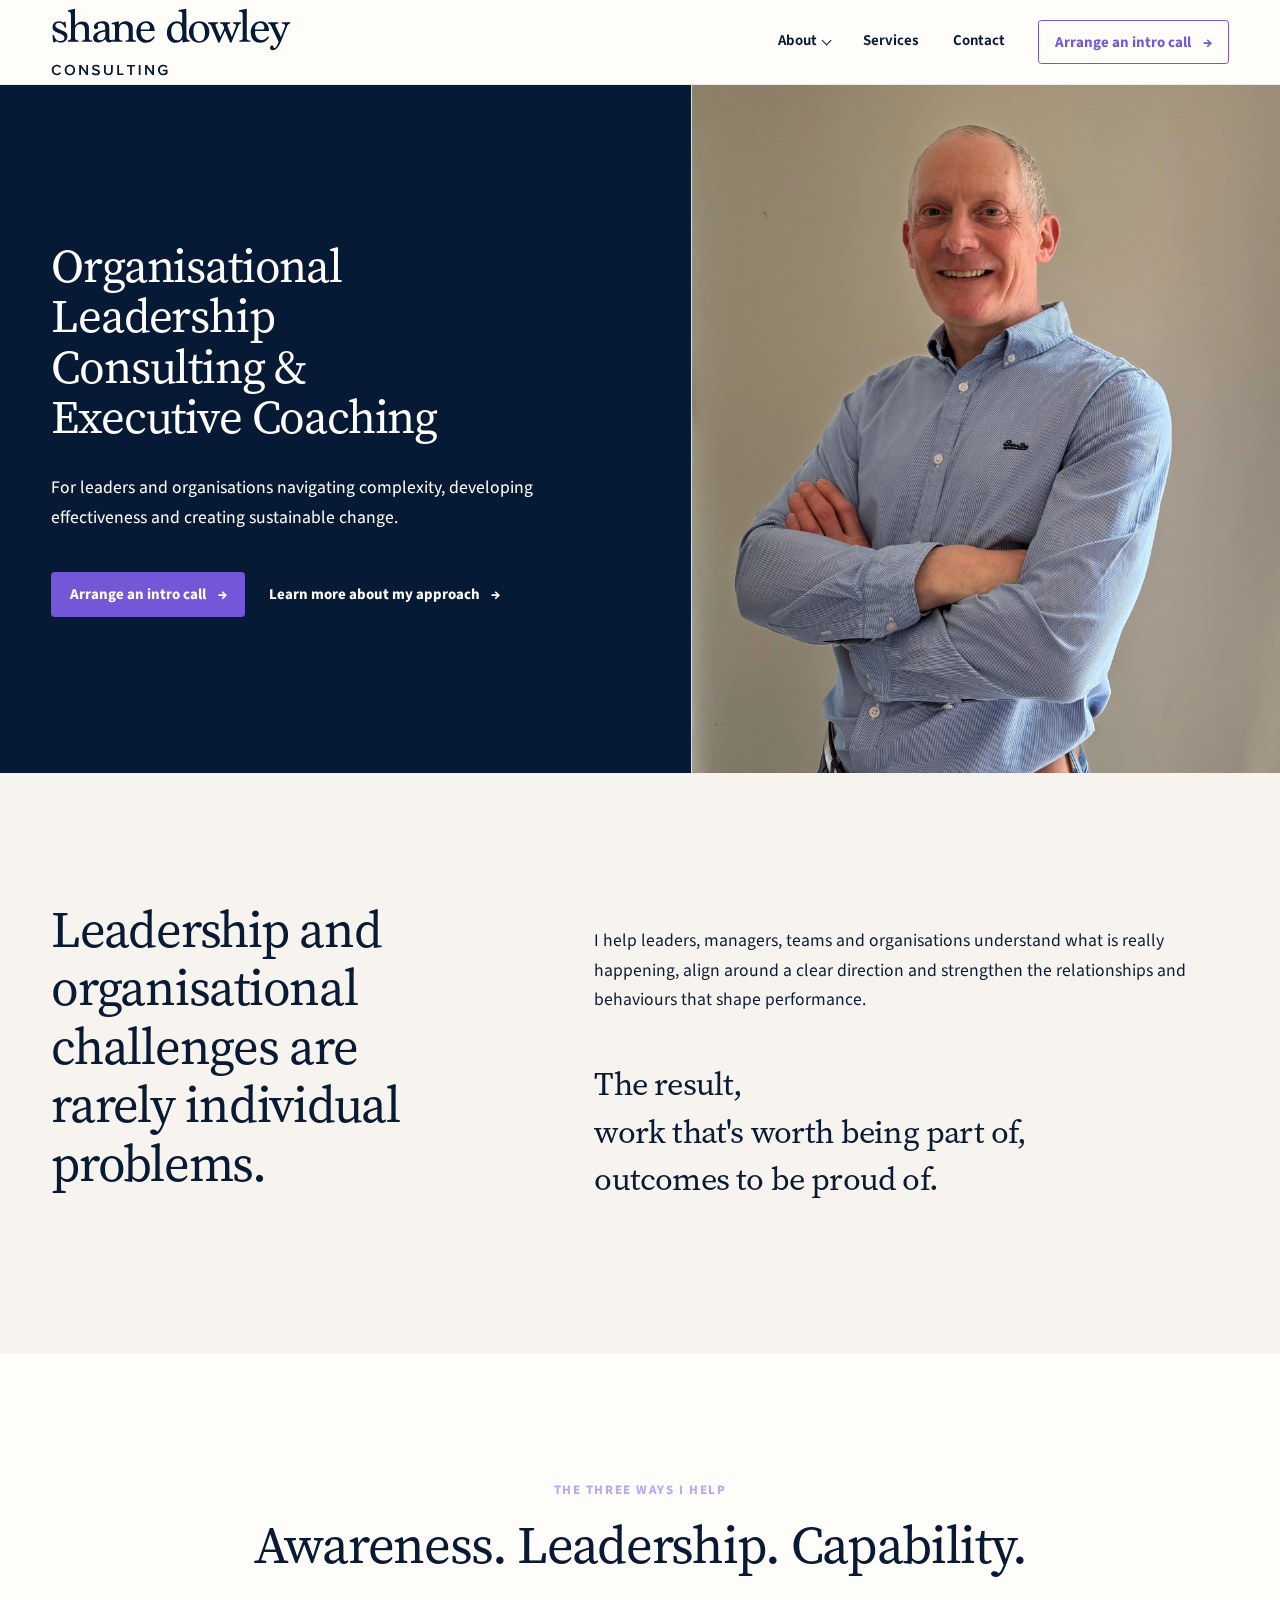
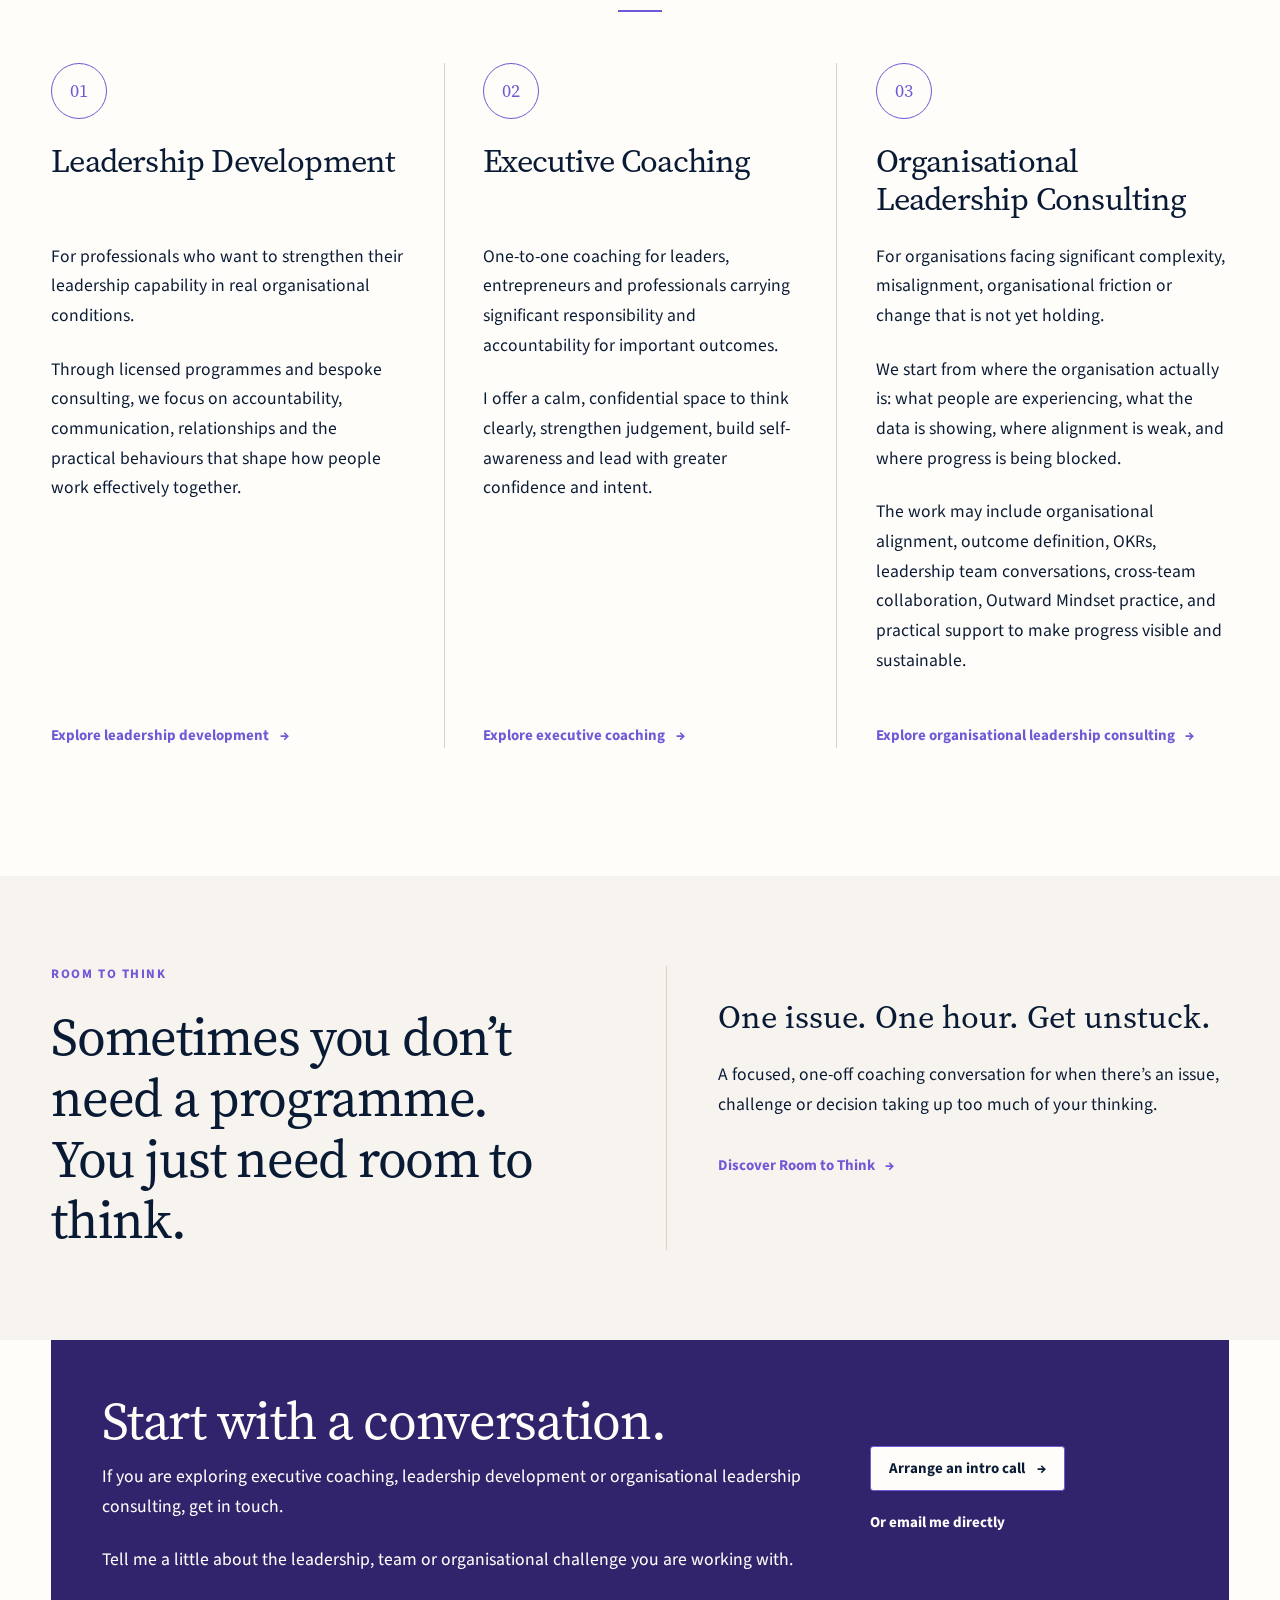
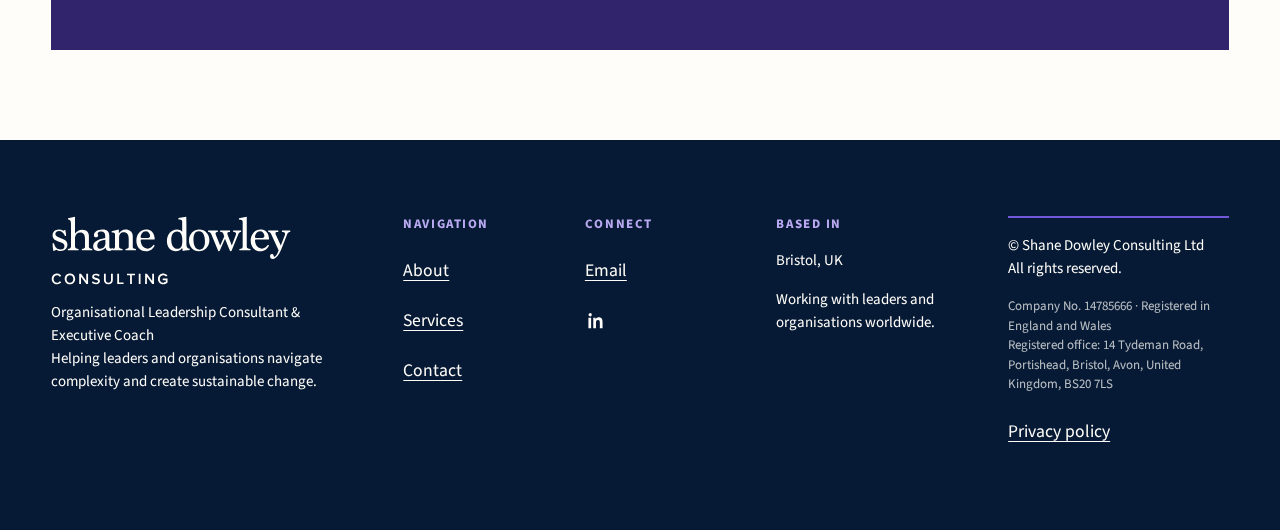
<file: index.html>
<!doctype html>
<html lang="en-GB">
  <head>
    <meta charset="utf-8" />
    <meta name="viewport" content="width=device-width, initial-scale=1" />
    <meta
      name="description"
      content="For leaders and organisations navigating complexity, developing leadership effectiveness and creating sustainable change."
    />
    <meta name="theme-color" content="#061a35" />
    <title>
      Organisational Leadership Consulting &amp; Executive Coaching | Shane
      Dowley Consulting
    </title>
    <link rel="canonical" href="https://shanedowley.com/" />
    <link rel="icon" href="/favicon.ico" sizes="32x32" />
    <link rel="icon" href="/assets/brand/favicon.svg" type="image/svg+xml" />
    <link rel="apple-touch-icon" href="/assets/brand/apple-touch-icon.png" />
    <meta
      property="og:title"
      content="Organisational Leadership Consulting &amp; Executive Coaching | Shane Dowley Consulting"
    />
    <meta
      property="og:description"
      content="For leaders and organisations navigating complexity, developing leadership effectiveness and creating sustainable change."
    />
    <meta property="og:type" content="website" />
    <meta property="og:url" content="https://shanedowley.com/" />
    <meta
      property="og:image"
      content="https://shanedowley.com/assets/brand/linkedin-share.png"
    />
    <meta property="og:image:width" content="1200" />
    <meta property="og:image:height" content="630" />
    <meta
      property="og:image:alt"
      content="Shane Dowley Consulting — Organisational Leadership Consulting &amp; Executive Coaching"
    />
    <link rel="stylesheet" href="assets/css/site.css?v=sr03-1" />
    <script src="assets/js/site.js?v=sr03-1" defer></script>
  </head>
  <body>
    <a class="skip-link" href="#main">Skip to content</a>

    <header class="site-header" data-site-navigation>
      <div class="container site-header__inner">
        <a class="site-brand" href="index.html">
          <img
            class="brand-asset"
            src="assets/brand/shane-dowley-consulting-logo-dark.svg"
            alt="Shane Dowley Consulting"
          />
        </a>

        <button
          class="menu-toggle"
          type="button"
          aria-expanded="false"
          aria-controls="primary-navigation"
          data-menu-toggle
          hidden
        >
          Menu
        </button>

        <nav
          class="primary-nav"
          id="primary-navigation"
          aria-label="Primary"
          data-menu-panel
          data-open="false"
        >
          <div class="primary-nav__about" data-about-menu>
            <a class="primary-nav__link" href="about.html">About</a>
            <span class="about-menu-indicator" aria-hidden="true">⌄</span>
            <button
              class="about-menu-toggle"
              type="button"
              aria-expanded="false"
              aria-controls="about-section-navigation"
              data-about-toggle
              hidden
            >
              <span class="visually-hidden">Show About sections</span>
              <span aria-hidden="true">⌄</span>
            </button>
            <ul
              class="about-submenu"
              id="about-section-navigation"
              aria-label="About sections"
              data-about-submenu
              data-open="false"
            >
              <li><a href="about.html#journey-heading">My Journey</a></li>
              <li>
                <a href="about.html#bring-heading">Who I am and what I bring</a>
              </li>
              <li>
                <a href="about.html#human-heading"
                  >A Human and Practical Approach</a
                >
              </li>
              <li><a href="about.html#experience-heading">Experience</a></li>
              <li><a href="about.html#why-heading">Why work with me?</a></li>
            </ul>
          </div>
          <a class="primary-nav__link" href="services.html">Services</a>
          <a class="primary-nav__link" href="contact.html">Contact</a>
          <a
            class="intro-link"
            href="https://calendly.com/shanedowley/intro-session"
            >Arrange an intro call <span aria-hidden="true">→</span></a
          >
        </nav>
      </div>
    </header>

    <main id="main" tabindex="-1">
      <section class="home-hero" aria-labelledby="home-heading">
        <div class="home-hero__grid">
          <div class="home-hero__content">
            <h1 id="home-heading">
              Organisational Leadership Consulting &amp; Executive Coaching
            </h1>
            <p>
              For leaders and organisations navigating complexity, developing
              effectiveness and creating sustainable change.
            </p>
            <div class="cluster home-hero__actions">
              <a
                class="button-link"
                href="https://calendly.com/shanedowley/intro-session"
                >Arrange an intro call <span aria-hidden="true">→</span></a
              >
              <a class="text-link" href="about.html"
                >Learn more about my approach
                <span aria-hidden="true">→</span></a
              >
            </div>
          </div>
          <div class="portrait-media home-hero__portrait">
            <picture class="portrait-media__picture">
              <source
                srcset="assets/img/shane-portrait.webp"
                type="image/webp"
              />
              <img
                class="portrait-media__image"
                src="assets/img/shane-portrait.jpg"
                alt="Shane Dowley"
                width="1800"
                height="2689"
                loading="eager"
                fetchpriority="high"
                decoding="async"
              />
            </picture>
          </div>
        </div>
      </section>

      <section
        class="section section--spacious"
        aria-labelledby="positioning-heading"
      >
        <div class="container positioning-grid">
          <div>
            <h2 class="positioning-grid__statement" id="positioning-heading">
              Leadership and organisational challenges are rarely individual
              problems.
            </h2>
          </div>
          <div class="reading-width">
            <p>
              I help leaders, managers, teams and organisations understand what
              is really happening, align around a clear direction and strengthen
              the relationships and behaviours that shape performance.
            </p>
            <div class="positioning-outcomes">
              <p class="positioning-outcome-line">The result,</p>
              <p class="positioning-outcome-line">
                work that's worth being part of,
              </p>
              <p class="positioning-outcome-line">outcomes to be proud of.</p>
            </div>
          </div>
        </div>
      </section>

      <section
        class="section section--spacious services-overview"
        aria-labelledby="services-heading"
      >
        <div class="container">
          <div class="section-heading--centred">
            <p class="site-footer__heading">The three ways I help</p>
            <h2 id="services-heading">Awareness. Leadership. Capability.</h2>
            <span class="accent-rule" aria-hidden="true"></span>
          </div>

          <div class="service-summaries">
            <article class="service-summary">
              <span class="service-marker" aria-hidden="true">01</span>
              <h3>Leadership Development</h3>
              <p>
                For professionals who want to strengthen their leadership
                capability in real organisational conditions.
              </p>
              <p>
                Through licensed programmes and bespoke consulting, we focus on
                accountability, communication, relationships and the practical
                behaviours that shape how people work effectively together.
              </p>
              <a class="text-link" href="services.html#leadership-development"
                >Explore leadership development
                <span aria-hidden="true">→</span></a
              >
            </article>

            <article class="service-summary">
              <span class="service-marker" aria-hidden="true">02</span>
              <h3>Executive Coaching</h3>
              <p>
                One-to-one coaching for leaders, entrepreneurs and professionals
                carrying significant responsibility and accountability for
                important outcomes.
              </p>
              <p>
                I offer a calm, confidential space to think clearly, strengthen
                judgement, build self-awareness and lead with greater confidence
                and intent.
              </p>
              <a class="text-link" href="services.html#executive-coaching"
                >Explore executive coaching <span aria-hidden="true">→</span></a
              >
            </article>

            <article class="service-summary">
              <span class="service-marker" aria-hidden="true">03</span>
              <h3>Organisational Leadership Consulting</h3>
              <p>
                For organisations facing significant complexity, misalignment,
                organisational friction or change that is not yet holding.
              </p>
              <p>
                We start from where the organisation actually is: what people
                are experiencing, what the data is showing, where alignment is
                weak, and where progress is being blocked.
              </p>
              <p>
                The work may include organisational alignment, outcome
                definition, OKRs, leadership team conversations, cross-team
                collaboration, Outward Mindset practice, and practical support
                to make progress visible and sustainable.
              </p>
              <a
                class="text-link"
                href="services.html#organisational-leadership-consulting"
                >Explore organisational leadership consulting
                <span aria-hidden="true">→</span></a
              >
            </article>
          </div>
        </div>
      </section>

      <section class="section home-offering" aria-labelledby="home-rtt-heading">
        <div class="container home-offering__grid">
          <div class="home-offering__intro">
            <p class="rtt-eyebrow">Room to Think</p>
            <h2 id="home-rtt-heading">
              Sometimes you don’t need a programme.<br
                class="wide-only-break"
              />
              You just need room to think.
            </h2>
          </div>

          <div class="home-offering__body">
            <p class="home-offering__proposition">
              One issue. One hour. Get unstuck.
            </p>
            <p>
              A focused, one-off coaching conversation for when there’s an
              issue, challenge or decision taking up too much of your thinking.
            </p>
            <a class="text-link" href="/room-to-think/">
              Discover Room to Think <span aria-hidden="true">→</span>
            </a>
          </div>
        </div>
      </section>

      <section
        class="conversation-section"
        aria-labelledby="conversation-heading"
      >
        <div class="container conversation-panel">
          <div>
            <h2 id="conversation-heading">Start with a conversation.</h2>
            <p>
              If you are exploring executive coaching, leadership development or
              organisational leadership consulting, get in touch.
            </p>
            <p>
              Tell me a little about the leadership, team or organisational
              challenge you are working with.
            </p>
          </div>
          <div class="conversation-panel__actions">
            <a
              class="button-link"
              href="https://calendly.com/shanedowley/intro-session"
              >Arrange an intro call <span aria-hidden="true">→</span></a
            >
            <a class="text-link" href="mailto:shane@shanedowley.com"
              >Or email me directly</a
            >
          </div>
        </div>
      </section>
    </main>

    <footer class="site-footer">
      <div class="container site-footer__grid">
        <div class="site-footer__brand">
          <a class="site-brand" href="index.html">
            <img
              class="brand-asset"
              src="assets/brand/shane-dowley-consulting-logo-light.svg"
              alt="Shane Dowley Consulting"
            />
          </a>
          <p>
            Organisational Leadership Consultant &amp; Executive Coach<br />Helping
            leaders and organisations navigate complexity and create sustainable
            change.
          </p>
        </div>
        <div>
          <h2 class="site-footer__heading">Navigation</h2>
          <nav aria-label="Footer">
            <a href="about.html">About</a>
            <a href="services.html">Services</a>
            <a href="contact.html">Contact</a>
          </nav>
        </div>
        <div>
          <h2 class="site-footer__heading">Connect</h2>
          <nav aria-label="Connect">
            <a href="mailto:shane@shanedowley.com">Email</a>
            <a
              class="site-footer__social-link"
              href="https://www.linkedin.com/in/shanedowley/"
              target="_blank"
              rel="noopener noreferrer"
              aria-label="Shane Dowley on LinkedIn"
            >
              <svg viewBox="0 0 24 24" aria-hidden="true" focusable="false">
                <path
                  d="M5.3 3.5A1.8 1.8 0 1 1 5.3 7a1.8 1.8 0 0 1 0-3.5ZM3.8 8.5h3v11.7h-3V8.5Zm5 0h2.9v1.6h.1c.4-.8 1.4-2 3.4-2 3.6 0 4.3 2.4 4.3 5.5v6.6h-3v-5.8c0-1.4 0-3.2-2-3.2s-2.3 1.5-2.3 3.1v5.9h-3V8.5Z"
                />
              </svg>
            </a>
          </nav>
        </div>
        <div>
          <h2 class="site-footer__heading">Based in</h2>
          <p>Bristol, UK</p>
          <p>Working with leaders and organisations worldwide.</p>
        </div>
        <div class="site-footer__legal">
          <p>© Shane Dowley Consulting Ltd<br />All rights reserved.</p>
          <p class="site-footer__company-details">
            Company No. 14785666 · Registered in England and Wales<br />Registered
            office: 14 Tydeman Road, Portishead, Bristol, Avon, United Kingdom,
            BS20 7LS
          </p>
          <a href="privacy.html">Privacy policy</a>
        </div>
      </div>
    </footer>
  </body>
</html>
</file>
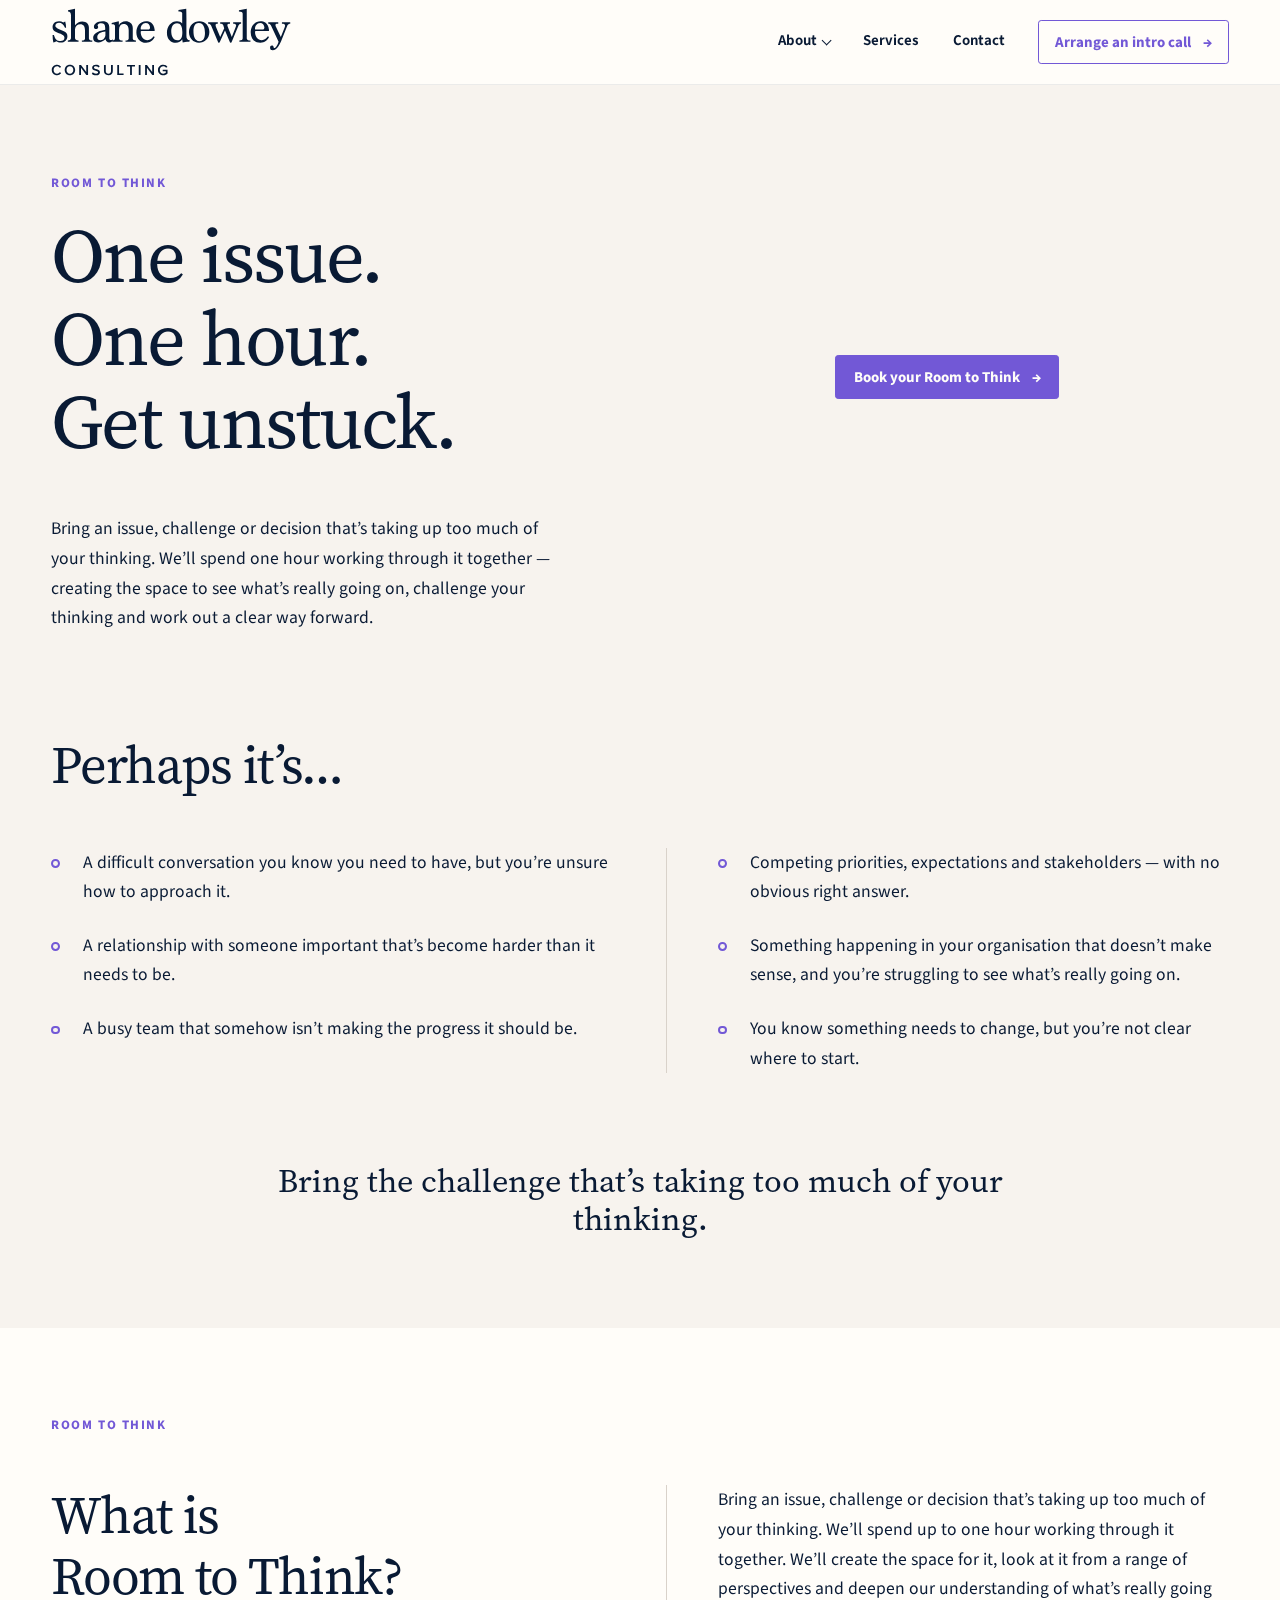
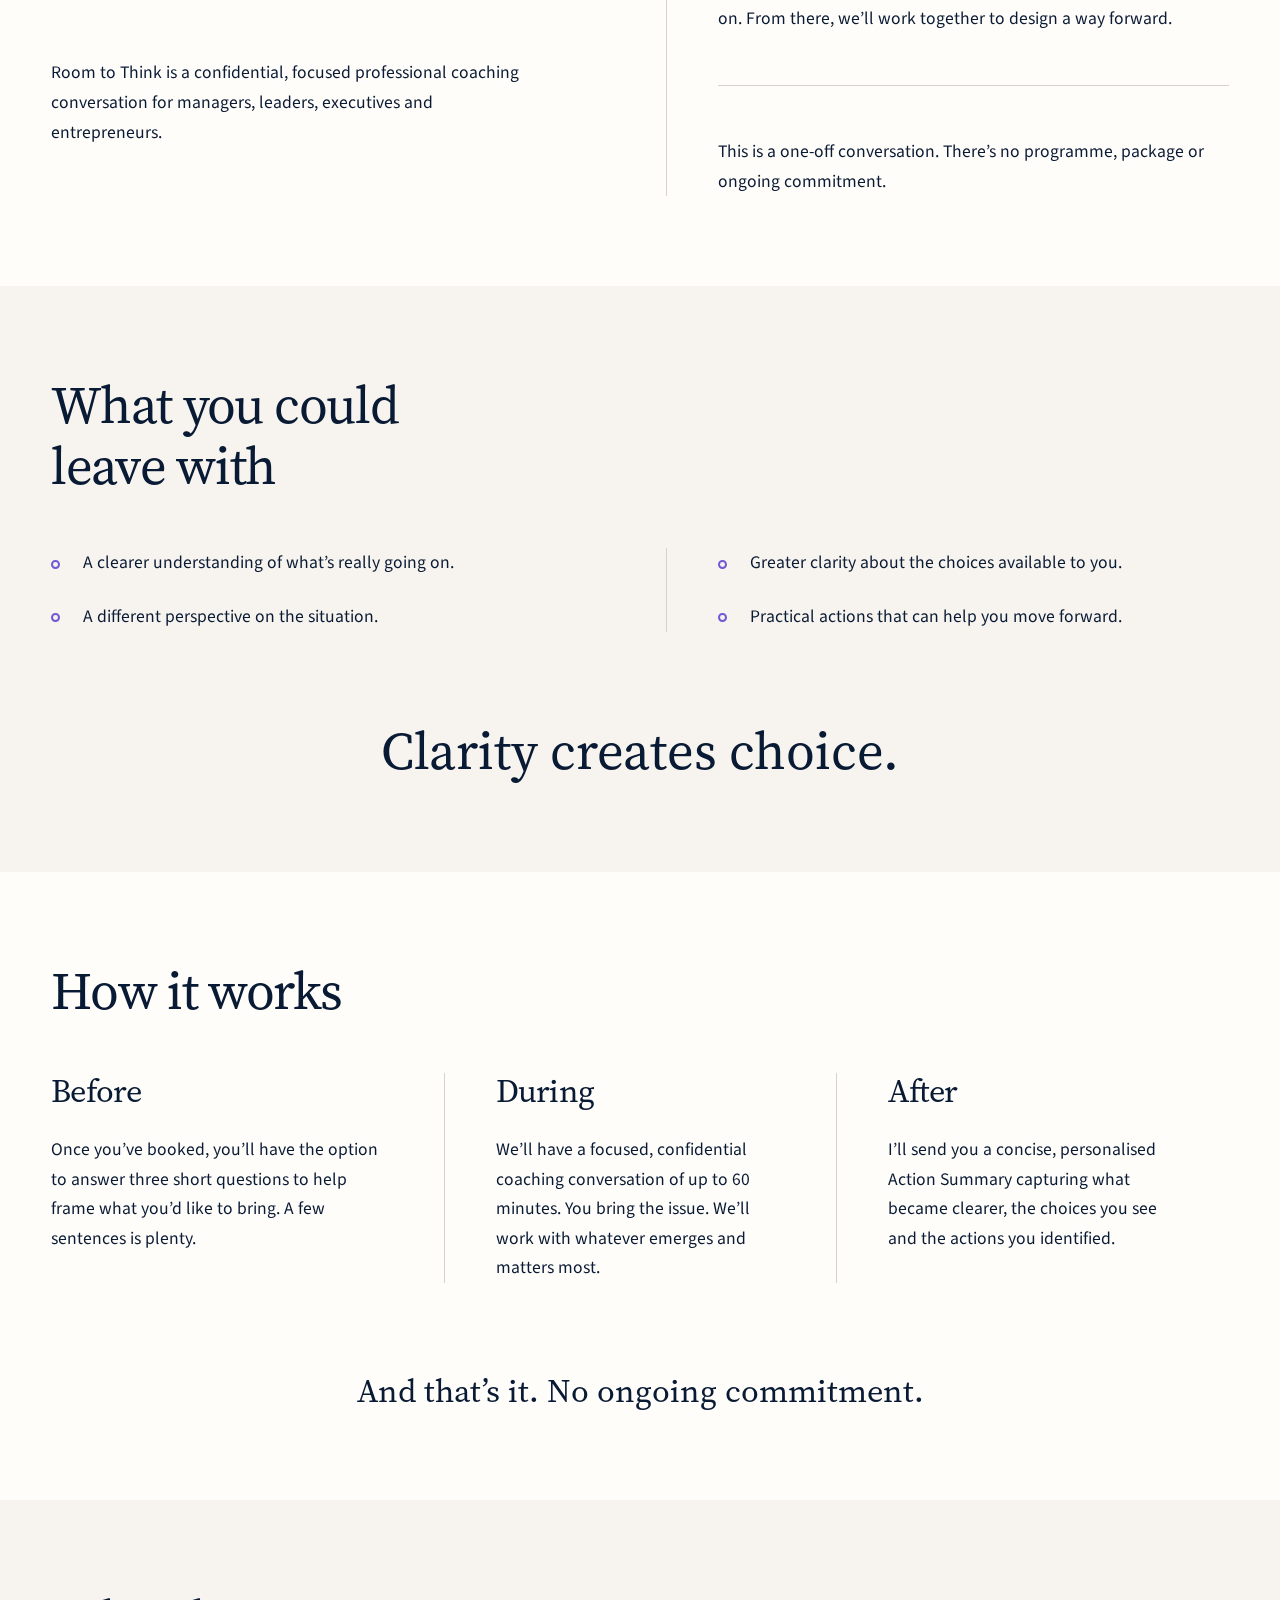
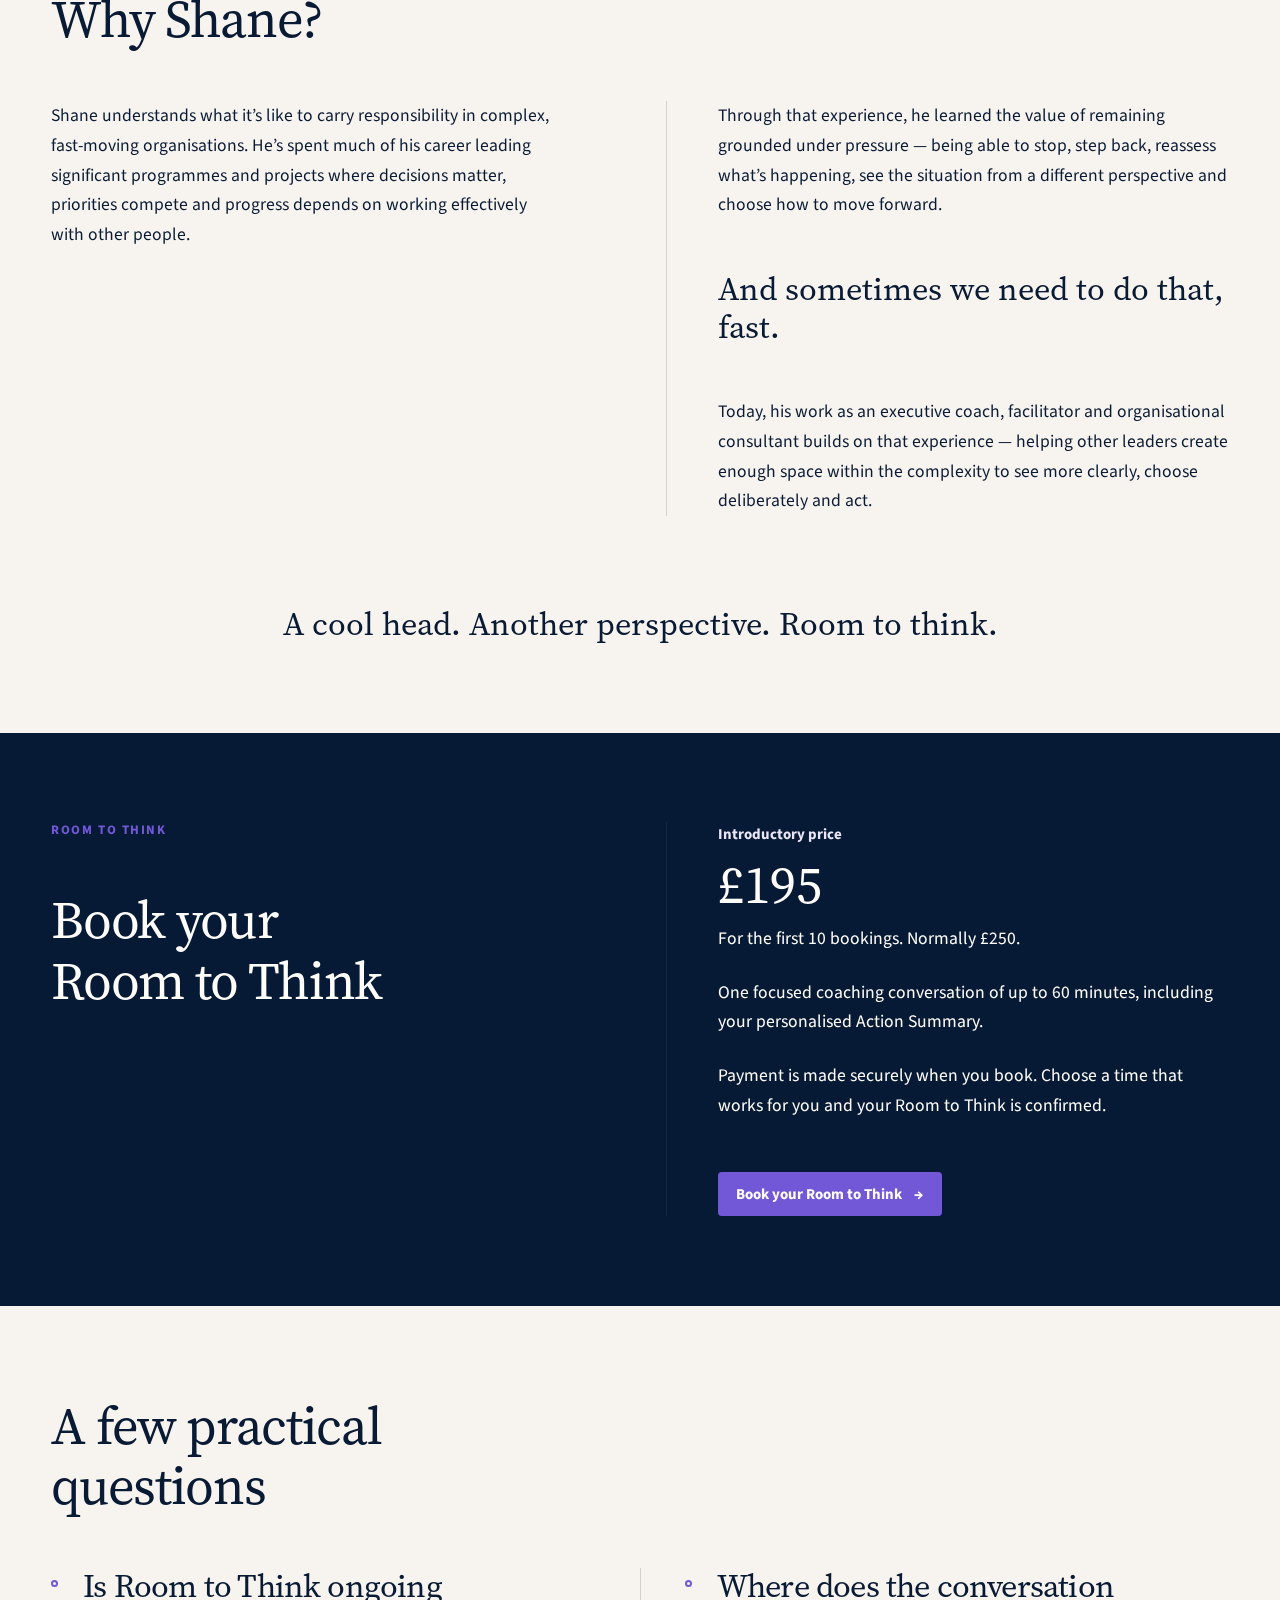
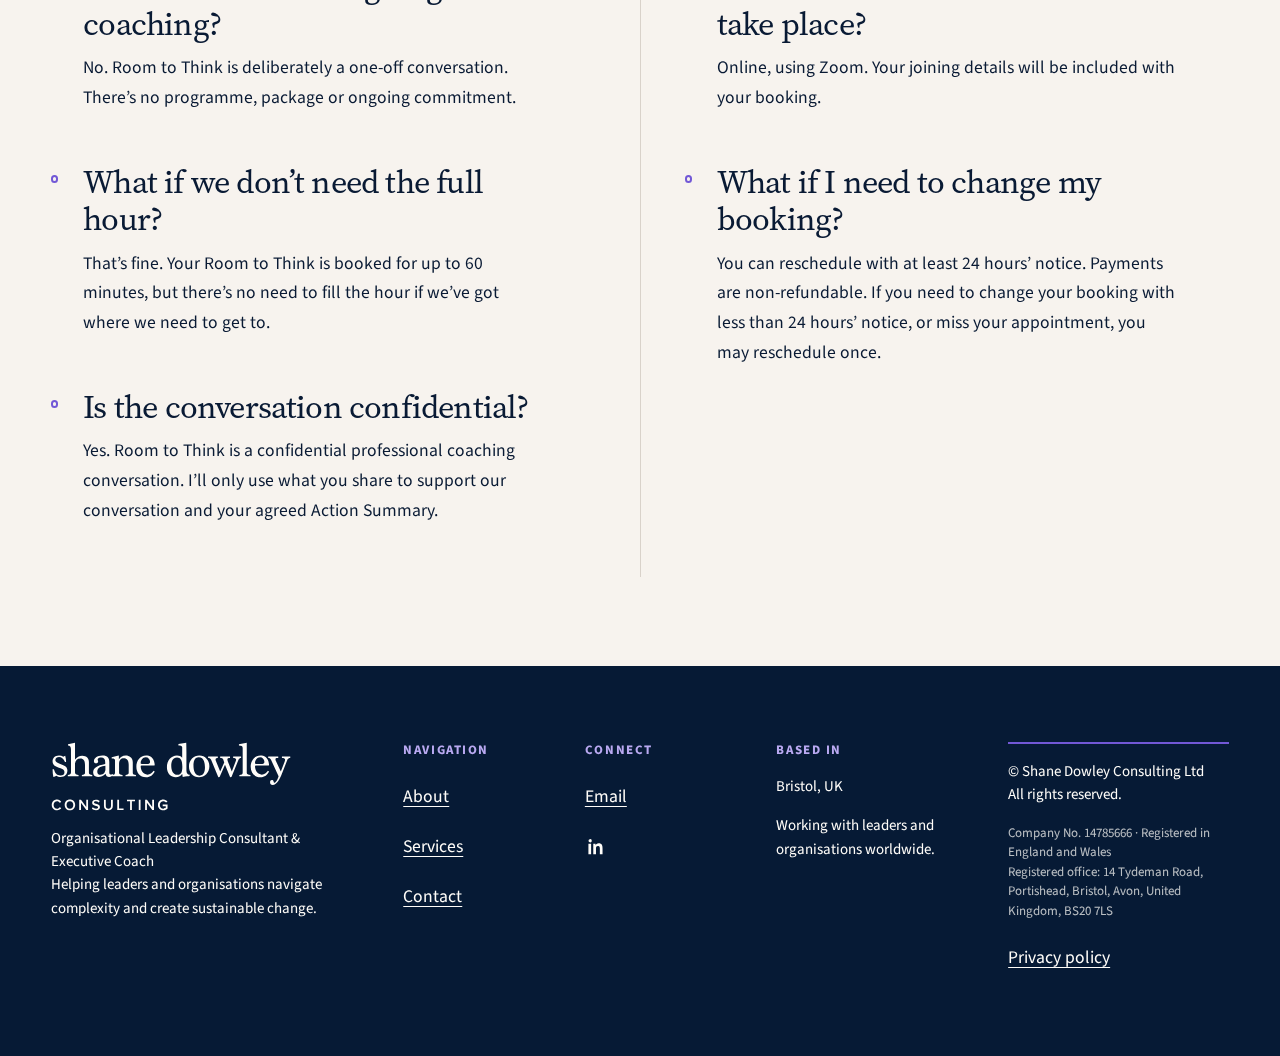
<file: room-to-think/index.html>
<!doctype html>
<html lang="en-GB">
  <head>
    <meta charset="utf-8" />
    <meta name="viewport" content="width=device-width, initial-scale=1" />
    <meta
      name="description"
      content="Room to Think is a focused one-hour coaching conversation for managers, leaders, executives and entrepreneurs. Bring one issue. Get unstuck."
    />
    <meta name="theme-color" content="#061a35" />
    <title>Room to Think | Shane Dowley Consulting</title>

    <link rel="canonical" href="https://shanedowley.com/room-to-think/" />

    <link rel="icon" href="/favicon.ico" sizes="32x32" />
    <link rel="icon" href="/assets/brand/favicon.svg" type="image/svg+xml" />
    <link rel="apple-touch-icon" href="/assets/brand/apple-touch-icon.png" />

    <meta
      property="og:title"
      content="Room to Think | Shane Dowley Consulting"
    />
    <meta
      property="og:description"
      content="One issue. One hour. Get unstuck. A focused professional coaching conversation to create space, clarity and a way forward."
    />
    <meta property="og:type" content="website" />
    <meta property="og:url" content="https://shanedowley.com/room-to-think/" />
    <meta
      property="og:image"
      content="https://shanedowley.com/assets/brand/linkedin-share.png"
    />
    <meta property="og:image:width" content="1200" />
    <meta property="og:image:height" content="630" />
    <meta
      property="og:image:alt"
      content="Shane Dowley Consulting — Organisational Leadership Consulting &amp; Executive Coaching"
    />

    <link rel="stylesheet" href="/assets/css/site.css?v=sr09-2" />
    <script src="/assets/js/site.js?v=sr03-1" defer></script>
  </head>
  <body>
    <a class="skip-link" href="#main">Skip to content</a>

    <header class="site-header" data-site-navigation>
      <div class="container site-header__inner">
        <a class="site-brand" href="/">
          <img
            class="brand-asset"
            src="/assets/brand/shane-dowley-consulting-logo-dark.svg"
            alt="Shane Dowley Consulting"
          />
        </a>

        <button
          class="menu-toggle"
          type="button"
          aria-expanded="false"
          aria-controls="primary-navigation"
          data-menu-toggle
          hidden
        >
          Menu
        </button>

        <nav
          class="primary-nav"
          id="primary-navigation"
          aria-label="Primary"
          data-menu-panel
          data-open="false"
        >
          <div class="primary-nav__about" data-about-menu>
            <a class="primary-nav__link" href="/about.html">About</a>
            <span class="about-menu-indicator" aria-hidden="true">⌄</span>
            <button
              class="about-menu-toggle"
              type="button"
              aria-expanded="false"
              aria-controls="about-section-navigation"
              data-about-toggle
              hidden
            >
              <span class="visually-hidden">Show About sections</span>
              <span aria-hidden="true">⌄</span>
            </button>
            <ul
              class="about-submenu"
              id="about-section-navigation"
              aria-label="About sections"
              data-about-submenu
              data-open="false"
            >
              <li><a href="/about.html#journey-heading">My Journey</a></li>
              <li>
                <a href="/about.html#bring-heading"
                  >Who I am and what I bring</a
                >
              </li>
              <li>
                <a href="/about.html#human-heading"
                  >A Human and Practical Approach</a
                >
              </li>
              <li><a href="/about.html#experience-heading">Experience</a></li>
              <li><a href="/about.html#why-heading">Why work with me?</a></li>
            </ul>
          </div>
          <a class="primary-nav__link" href="/services.html">Services</a>
          <a class="primary-nav__link" href="/contact.html">Contact</a>
          <a
            class="intro-link"
            href="https://calendly.com/shanedowley/intro-session"
            >Arrange an intro call <span aria-hidden="true">→</span></a
          >
        </nav>
      </div>
    </header>

    <main id="main" tabindex="-1">
      <section class="rtt-hero" aria-labelledby="rtt-heading">
        <div class="container">
          <div class="rtt-hero__content">
            <p class="rtt-eyebrow">Room to Think</p>

            <div class="rtt-hero__grid">
              <div class="rtt-hero__main">
                <h1 id="rtt-heading">
                  <span>One issue.</span>
                  <span>One hour.</span>
                  <span>Get unstuck.</span>
                </h1>

                <p class="rtt-hero__lead">
                  Bring an issue, challenge or decision that’s taking up too
                  much of your thinking. We’ll spend one hour working through it
                  together — creating the space to see what’s really going on,
                  challenge your thinking and work out a clear way forward.
                </p>
              </div>

              <div class="rtt-hero__actions">
                <a
                  class="button-link"
                  href="https://calendly.com/shanedowley/room-to-think"
                >
                  Book your Room to Think <span aria-hidden="true">→</span>
                </a>
              </div>
            </div>
          </div>
        </div>
      </section>

      <section
        class="section rtt-recognition"
        aria-labelledby="rtt-recognition-heading"
      >
        <div class="container rtt-reading">
          <h2 id="rtt-recognition-heading">Perhaps it’s…</h2>

          <div class="rtt-situations">
            <div class="rtt-situations__column">
              <p>
                A difficult conversation you know you need to have, but you’re
                unsure how to approach it.
              </p>
              <p>
                A relationship with someone important that’s become harder than
                it needs to be.
              </p>
              <p>
                A busy team that somehow isn’t making the progress it should be.
              </p>
            </div>
            <div class="rtt-situations__column">
              <p>
                Competing priorities, expectations and stakeholders — with no
                obvious right answer.
              </p>
              <p>
                Something happening in your organisation that doesn’t make
                sense, and you’re struggling to see what’s really going on.
              </p>
              <p>
                You know something needs to change, but you’re not clear where
                to start.
              </p>
            </div>
          </div>

          <p class="rtt-closing">
            <strong
              >Bring the challenge that’s taking too much of your
              thinking.</strong
            >
          </p>
          <div class="rtt-recognition__actions">
            <a
              class="button-link"
              href="https://calendly.com/shanedowley/room-to-think"
            >
              Book your Room to Think <span aria-hidden="true">→</span>
            </a>
          </div>
        </div>
      </section>

      <section
        class="section rtt-understanding"
        aria-labelledby="rtt-understanding-heading"
      >
        <div class="container rtt-reading">
          <p class="rtt-eyebrow">Room to Think</p>

          <div class="rtt-understanding__grid">
            <div class="rtt-understanding__intro">
              <h2 id="rtt-understanding-heading">
                <span>What is</span>
                <span>Room to Think?</span>
              </h2>

              <p>
                Room to Think is a confidential, focused professional coaching
                conversation for managers, leaders, executives and
                entrepreneurs.
              </p>
            </div>

            <div class="rtt-understanding__body">
              <p>
                Bring an issue, challenge or decision that’s taking up too much
                of your thinking. We’ll spend up to one hour working through it
                together. We’ll create the space for it, look at it from a range
                of perspectives and deepen our understanding of what’s really
                going on. From there, we’ll work together to design a way
                forward.
              </p>

              <p class="rtt-understanding__boundary">
                This is a one-off conversation. There’s no programme, package or
                ongoing commitment.
              </p>
            </div>
          </div>
        </div>
      </section>

      <section
        class="section rtt-outcomes"
        aria-labelledby="rtt-outcomes-heading"
      >
        <div class="container rtt-reading">
          <h2 id="rtt-outcomes-heading">
            <span>What you could</span>
            <span>leave with</span>
          </h2>

          <div class="rtt-outcome-list">
            <div class="rtt-outcome-list__column">
              <p>A clearer understanding of what’s really going on.</p>
              <p>A different perspective on the situation.</p>
            </div>

            <div class="rtt-outcome-list__column">
              <p>Greater clarity about the choices available to you.</p>
              <p>Practical actions that can help you move forward.</p>
            </div>
          </div>

          <p class="rtt-closing"><strong>Clarity creates choice.</strong></p>
        </div>
      </section>

      <section
        class="section rtt-process"
        aria-labelledby="rtt-process-heading"
      >
        <div class="container">
          <div class="rtt-section-heading">
            <h2 id="rtt-process-heading">How it works</h2>
          </div>

          <div class="rtt-process__grid">
            <div>
              <h3>Before</h3>
              <p>
                Once you’ve booked, you’ll have the option to answer three short
                questions to help frame what you’d like to bring. A few
                sentences is plenty.
              </p>
            </div>

            <div>
              <h3>During</h3>
              <p>
                We’ll have a focused, confidential coaching conversation of up
                to 60 minutes. You bring the issue. We’ll work with whatever
                emerges and matters most.
              </p>
            </div>

            <div>
              <h3>After</h3>
              <p>
                I’ll send you a concise, personalised Action Summary capturing
                what became clearer, the choices you see and the actions you
                identified.
              </p>
            </div>
          </div>

          <p class="rtt-process__closing">
            <strong>And that’s it. No ongoing commitment.</strong>
          </p>
        </div>
      </section>

      <section class="section rtt-why" aria-labelledby="rtt-why-heading">
        <div class="container rtt-reading">
          <h2 id="rtt-why-heading">Why Shane?</h2>

          <div class="rtt-why__grid">
            <div class="rtt-why__experience">
              <p>
                Shane understands what it’s like to carry responsibility in
                complex, fast-moving organisations. He’s spent much of his
                career leading significant programmes and projects where
                decisions matter, priorities compete and progress depends on
                working effectively with other people.
              </p>
            </div>

            <div class="rtt-why__perspective">
              <p>
                Through that experience, he learned the value of remaining
                grounded under pressure — being able to stop, step back,
                reassess what’s happening, see the situation from a different
                perspective and choose how to move forward.
              </p>

              <p class="rtt-why__moment">
                <strong>And sometimes we need to do that, fast.</strong>
              </p>

              <p>
                Today, his work as an executive coach, facilitator and
                organisational consultant builds on that experience — helping
                other leaders create enough space within the complexity to see
                more clearly, choose deliberately and act.
              </p>
            </div>
          </div>

          <p class="rtt-closing">
            <strong>A cool head. Another perspective. Room to think.</strong>
          </p>
        </div>
      </section>

      <section
        class="section rtt-booking"
        aria-labelledby="rtt-booking-heading"
      >
        <div class="container rtt-booking__layout">
          <div>
            <p class="rtt-eyebrow">Room to Think</p>
            <h2 id="rtt-booking-heading">
              <span>Book your</span>
              <span>Room to Think</span>
            </h2>
          </div>

          <div class="rtt-booking__content">
            <p class="rtt-price">
              <span>Introductory price</span>
              <strong>£195</strong>
            </p>
            <p>For the first 10 bookings. Normally £250.</p>
            <p>
              One focused coaching conversation of up to 60 minutes, including
              your personalised Action Summary.
            </p>
            <p>
              Payment is made securely when you book. Choose a time that works
              for you and your Room to Think is confirmed.
            </p>

            <div class="rtt-booking__actions">
              <a
                class="button-link"
                href="https://calendly.com/shanedowley/room-to-think"
              >
                Book your Room to Think <span aria-hidden="true">→</span>
              </a>
            </div>
          </div>
        </div>
      </section>
      <section class="section rtt-faq" aria-labelledby="rtt-faq-heading">
        <div class="container rtt-reading">
          <h2 id="rtt-faq-heading">
            <span>A few practical</span>
            <span>questions</span>
          </h2>

          <div class="rtt-faq__items">
            <div class="rtt-faq__column">
              <div class="rtt-faq__item">
                <h3>Is Room to Think ongoing coaching?</h3>
                <p>
                  No. Room to Think is deliberately a one-off conversation.
                  There’s no programme, package or ongoing commitment.
                </p>
              </div>

              <div class="rtt-faq__item">
                <h3>What if we don’t need the full hour?</h3>
                <p>
                  That’s fine. Your Room to Think is booked for up to 60
                  minutes, but there’s no need to fill the hour if we’ve got
                  where we need to get to.
                </p>
              </div>

              <div class="rtt-faq__item">
                <h3>Is the conversation confidential?</h3>
                <p>
                  Yes. Room to Think is a confidential professional coaching
                  conversation. I’ll only use what you share to support our
                  conversation and your agreed Action Summary.
                </p>
              </div>
            </div>

            <div class="rtt-faq__column">
              <div class="rtt-faq__item">
                <h3>Where does the conversation take place?</h3>
                <p>
                  Online, using Zoom. Your joining details will be included with
                  your booking.
                </p>
              </div>

              <div class="rtt-faq__item">
                <h3>What if I need to change my booking?</h3>
                <p>
                  You can reschedule with at least 24 hours’ notice. Payments
                  are non-refundable. If you need to change your booking with
                  less than 24 hours’ notice, or miss your appointment, you may
                  reschedule once.
                </p>
              </div>
            </div>
          </div>
        </div>
      </section>
    </main>

    <footer class="site-footer">
      <div class="container site-footer__grid">
        <div class="site-footer__brand">
          <a class="site-brand" href="/">
            <img
              class="brand-asset"
              src="/assets/brand/shane-dowley-consulting-logo-light.svg"
              alt="Shane Dowley Consulting"
            />
          </a>
          <p>
            Organisational Leadership Consultant &amp; Executive Coach<br />Helping
            leaders and organisations navigate complexity and create sustainable
            change.
          </p>
        </div>
        <div>
          <h2 class="site-footer__heading">Navigation</h2>
          <nav aria-label="Footer">
            <a href="/about.html">About</a>
            <a href="/services.html">Services</a>
            <a href="/contact.html">Contact</a>
          </nav>
        </div>
        <div>
          <h2 class="site-footer__heading">Connect</h2>
          <nav aria-label="Connect">
            <a href="mailto:shane@shanedowley.com">Email</a>
            <a
              class="site-footer__social-link"
              href="https://www.linkedin.com/in/shanedowley/"
              target="_blank"
              rel="noopener noreferrer"
              aria-label="Shane Dowley on LinkedIn"
            >
              <svg viewBox="0 0 24 24" aria-hidden="true" focusable="false">
                <path
                  d="M5.3 3.5A1.8 1.8 0 1 1 5.3 7a1.8 1.8 0 0 1 0-3.5ZM3.8 8.5h3v11.7h-3V8.5Zm5 0h2.9v1.6h.1c.4-.8 1.4-2 3.4-2 3.6 0 4.3 2.4 4.3 5.5v6.6h-3v-5.8c0-1.4 0-3.2-2-3.2s-2.3 1.5-2.3 3.1v5.9h-3V8.5Z"
                />
              </svg>
            </a>
          </nav>
        </div>
        <div>
          <h2 class="site-footer__heading">Based in</h2>
          <p>Bristol, UK</p>
          <p>Working with leaders and organisations worldwide.</p>
        </div>
        <div class="site-footer__legal">
          <p>© Shane Dowley Consulting Ltd<br />All rights reserved.</p>
          <p class="site-footer__company-details">
            Company No. 14785666 · Registered in England and Wales<br />Registered
            office: 14 Tydeman Road, Portishead, Bristol, Avon, United Kingdom,
            BS20 7LS
          </p>
          <a href="/privacy.html">Privacy policy</a>
        </div>
      </div>
    </footer>
  </body>
</html>
</file>
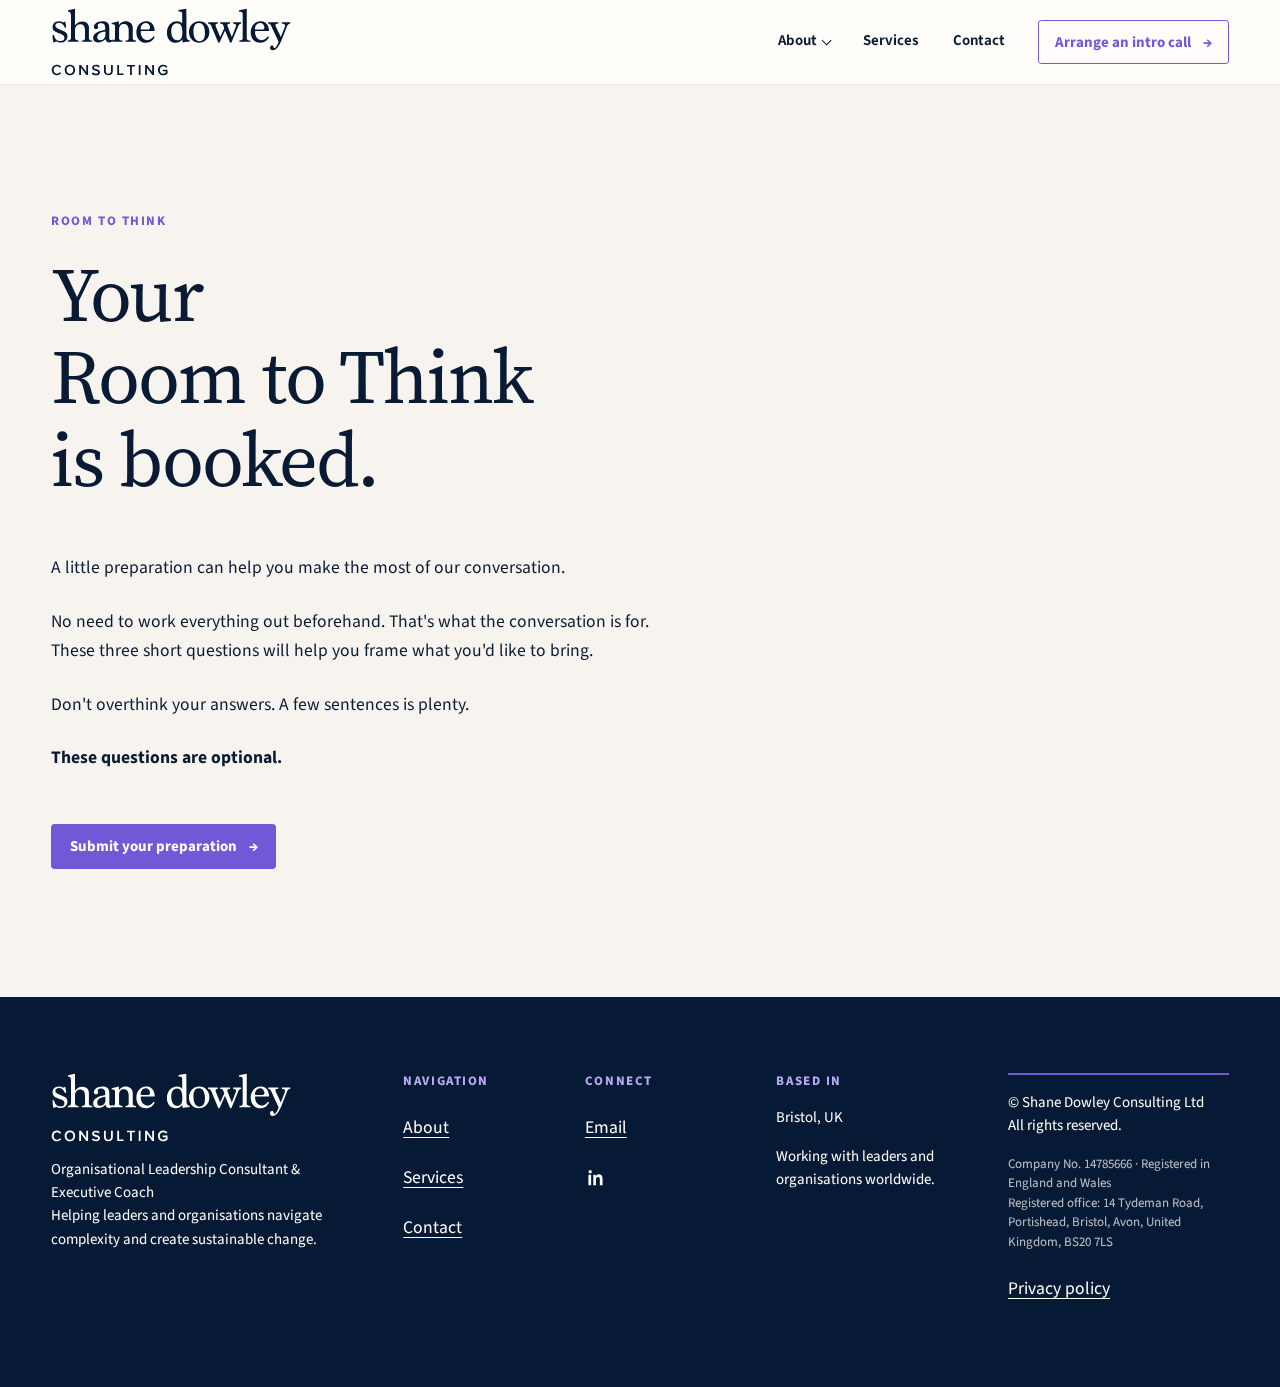
<file: room-to-think/prepare-rtt-7k4m/index.html>
<!doctype html>
<html lang="en-GB">
  <head>
    <meta charset="utf-8" />
    <meta name="viewport" content="width=device-width, initial-scale=1" />
    <meta name="robots" content="noindex, nofollow" />
    <meta
      name="description"
      content="Room to Think preparation — Shane Dowley Consulting."
    />
    <meta name="theme-color" content="#061a35" />
    <title>Room to Think — Preparation | Shane Dowley Consulting</title>

    <link rel="icon" href="/favicon.ico" sizes="32x32" />
    <link rel="icon" href="/assets/brand/favicon.svg" type="image/svg+xml" />
    <link rel="apple-touch-icon" href="/assets/brand/apple-touch-icon.png" />

    <link rel="stylesheet" href="/assets/css/site.css?v=sr03-1" />
    <script src="/assets/js/site.js?v=sr03-1" defer></script>
  </head>
  <body>
    <a class="skip-link" href="#main">Skip to content</a>

    <header class="site-header" data-site-navigation>
      <div class="container site-header__inner">
        <a class="site-brand" href="/">
          <img
            class="brand-asset"
            src="/assets/brand/shane-dowley-consulting-logo-dark.svg"
            alt="Shane Dowley Consulting"
          />
        </a>

        <button
          class="menu-toggle"
          type="button"
          aria-expanded="false"
          aria-controls="primary-navigation"
          data-menu-toggle
          hidden
        >
          Menu
        </button>

        <nav
          class="primary-nav"
          id="primary-navigation"
          aria-label="Primary"
          data-menu-panel
          data-open="false"
        >
          <div class="primary-nav__about" data-about-menu>
            <a class="primary-nav__link" href="/about.html">About</a>
            <span class="about-menu-indicator" aria-hidden="true">⌄</span>
            <button
              class="about-menu-toggle"
              type="button"
              aria-expanded="false"
              aria-controls="about-section-navigation"
              data-about-toggle
              hidden
            >
              <span class="visually-hidden">Show About sections</span>
              <span aria-hidden="true">⌄</span>
            </button>
            <ul
              class="about-submenu"
              id="about-section-navigation"
              aria-label="About sections"
              data-about-submenu
              data-open="false"
            >
              <li><a href="/about.html#journey-heading">My Journey</a></li>
              <li>
                <a href="/about.html#bring-heading"
                  >Who I am and what I bring</a
                >
              </li>
              <li>
                <a href="/about.html#human-heading"
                  >A Human and Practical Approach</a
                >
              </li>
              <li><a href="/about.html#experience-heading">Experience</a></li>
              <li><a href="/about.html#why-heading">Why work with me?</a></li>
            </ul>
          </div>
          <a class="primary-nav__link" href="/services.html">Services</a>
          <a class="primary-nav__link" href="/contact.html">Contact</a>
          <a
            class="intro-link"
            href="https://calendly.com/shanedowley/intro-session"
            >Arrange an intro call <span aria-hidden="true">→</span></a
          >
        </nav>
      </div>
    </header>

    <main id="main" tabindex="-1">
      <section class="prepare-hero" aria-labelledby="prepare-heading">
        <div class="container">
          <div class="prepare-hero__content">
            <p class="prepare-eyebrow">Room to Think</p>

            <h1 id="prepare-heading">
              <span>Your</span>
              <span>Room to Think</span>
              <span>is booked.</span>
            </h1>

            <p>
              A little preparation can help you make the most of our
              conversation.
            </p>

            <p>
              No need to work everything out beforehand. That's what the
              conversation is for. These three short questions will help you
              frame what you'd like to bring.
            </p>

            <p>Don't overthink your answers. A few sentences is plenty.</p>

            <p><strong>These questions are optional.</strong></p>

            <div class="prepare-hero__actions">
              <a
                class="button-link"
                href="https://docs.google.com/forms/d/e/1FAIpQLSezy71u-gUCYTP-l5fQWgIK3-ZTBaGbjmwAXXcE6Xqn9lYbHA/viewform?usp=dialog"
              >
                Submit your preparation <span aria-hidden="true">→</span>
              </a>
            </div>
          </div>
        </div>
      </section>
    </main>

    <footer class="site-footer">
      <div class="container site-footer__grid">
        <div class="site-footer__brand">
          <a class="site-brand" href="/">
            <img
              class="brand-asset"
              src="/assets/brand/shane-dowley-consulting-logo-light.svg"
              alt="Shane Dowley Consulting"
            />
          </a>
          <p>
            Organisational Leadership Consultant &amp; Executive Coach<br />Helping
            leaders and organisations navigate complexity and create sustainable
            change.
          </p>
        </div>
        <div>
          <h2 class="site-footer__heading">Navigation</h2>
          <nav aria-label="Footer">
            <a href="/about.html">About</a>
            <a href="/services.html">Services</a>
            <a href="/contact.html">Contact</a>
          </nav>
        </div>
        <div>
          <h2 class="site-footer__heading">Connect</h2>
          <nav aria-label="Connect">
            <a href="mailto:shane@shanedowley.com">Email</a>
            <a
              class="site-footer__social-link"
              href="https://www.linkedin.com/in/shanedowley/"
              target="_blank"
              rel="noopener noreferrer"
              aria-label="Shane Dowley on LinkedIn"
            >
              <svg viewBox="0 0 24 24" aria-hidden="true" focusable="false">
                <path
                  d="M5.3 3.5A1.8 1.8 0 1 1 5.3 7a1.8 1.8 0 0 1 0-3.5ZM3.8 8.5h3v11.7h-3V8.5Zm5 0h2.9v1.6h.1c.4-.8 1.4-2 3.4-2 3.6 0 4.3 2.4 4.3 5.5v6.6h-3v-5.8c0-1.4 0-3.2-2-3.2s-2.3 1.5-2.3 3.1v5.9h-3V8.5Z"
                />
              </svg>
            </a>
          </nav>
        </div>
        <div>
          <h2 class="site-footer__heading">Based in</h2>
          <p>Bristol, UK</p>
          <p>Working with leaders and organisations worldwide.</p>
        </div>
        <div class="site-footer__legal">
          <p>© Shane Dowley Consulting Ltd<br />All rights reserved.</p>
          <p class="site-footer__company-details">
            Company No. 14785666 · Registered in England and Wales<br />Registered
            office: 14 Tydeman Road, Portishead, Bristol, Avon, United Kingdom,
            BS20 7LS
          </p>
          <a href="/privacy.html">Privacy policy</a>
        </div>
      </div>
    </footer>
  </body>
</html>
</file>
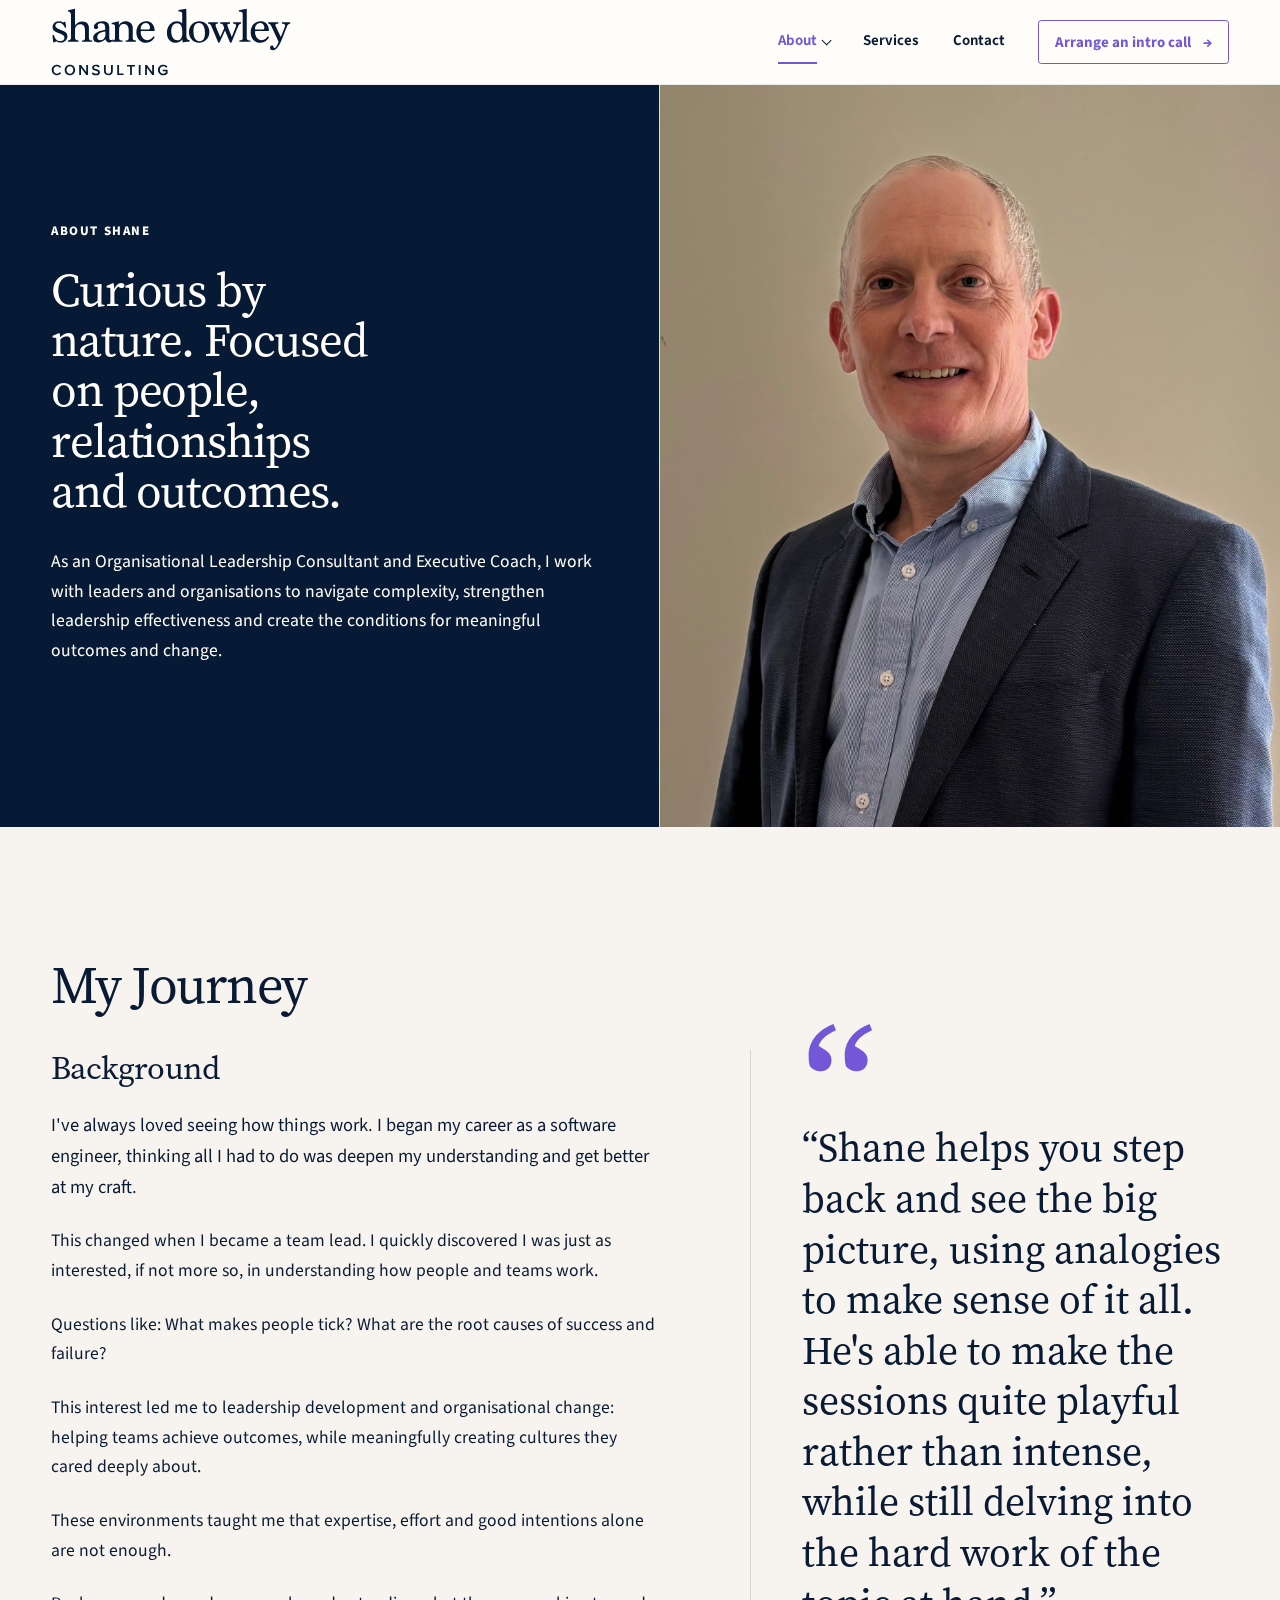
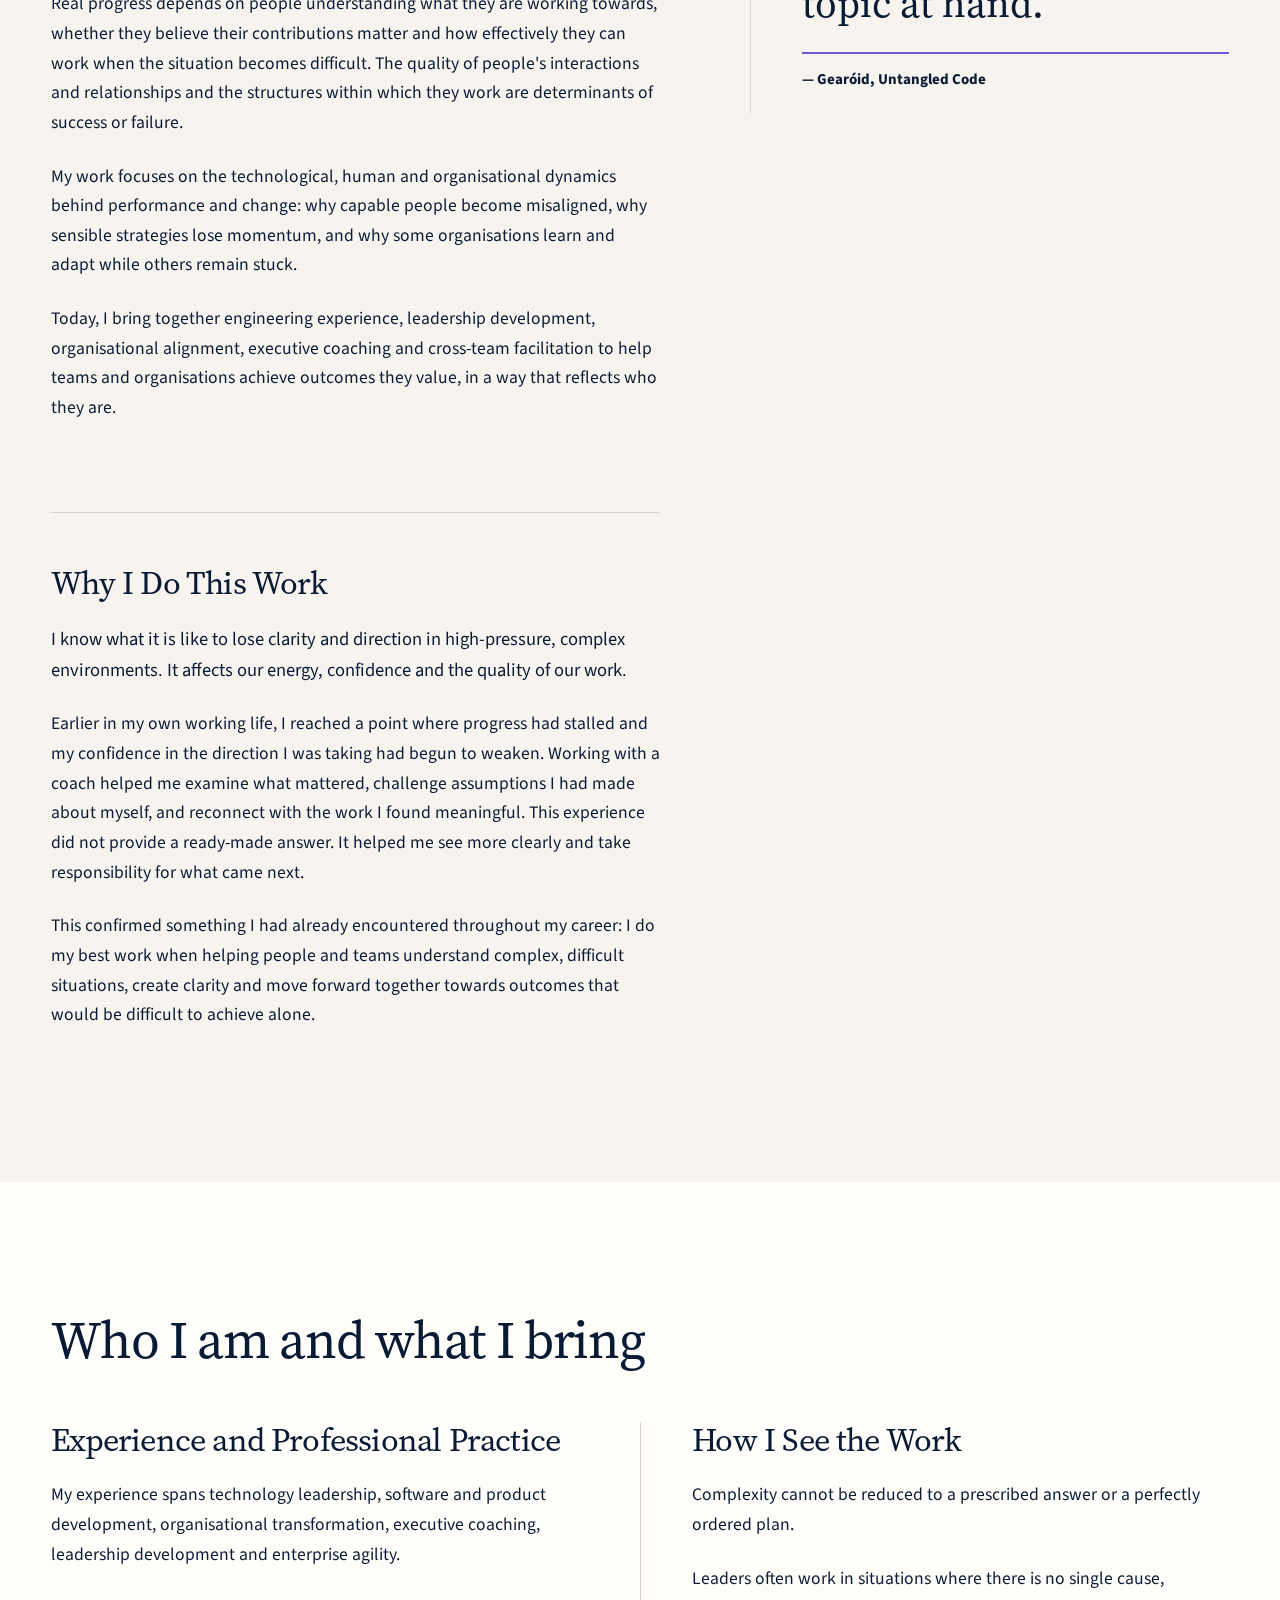
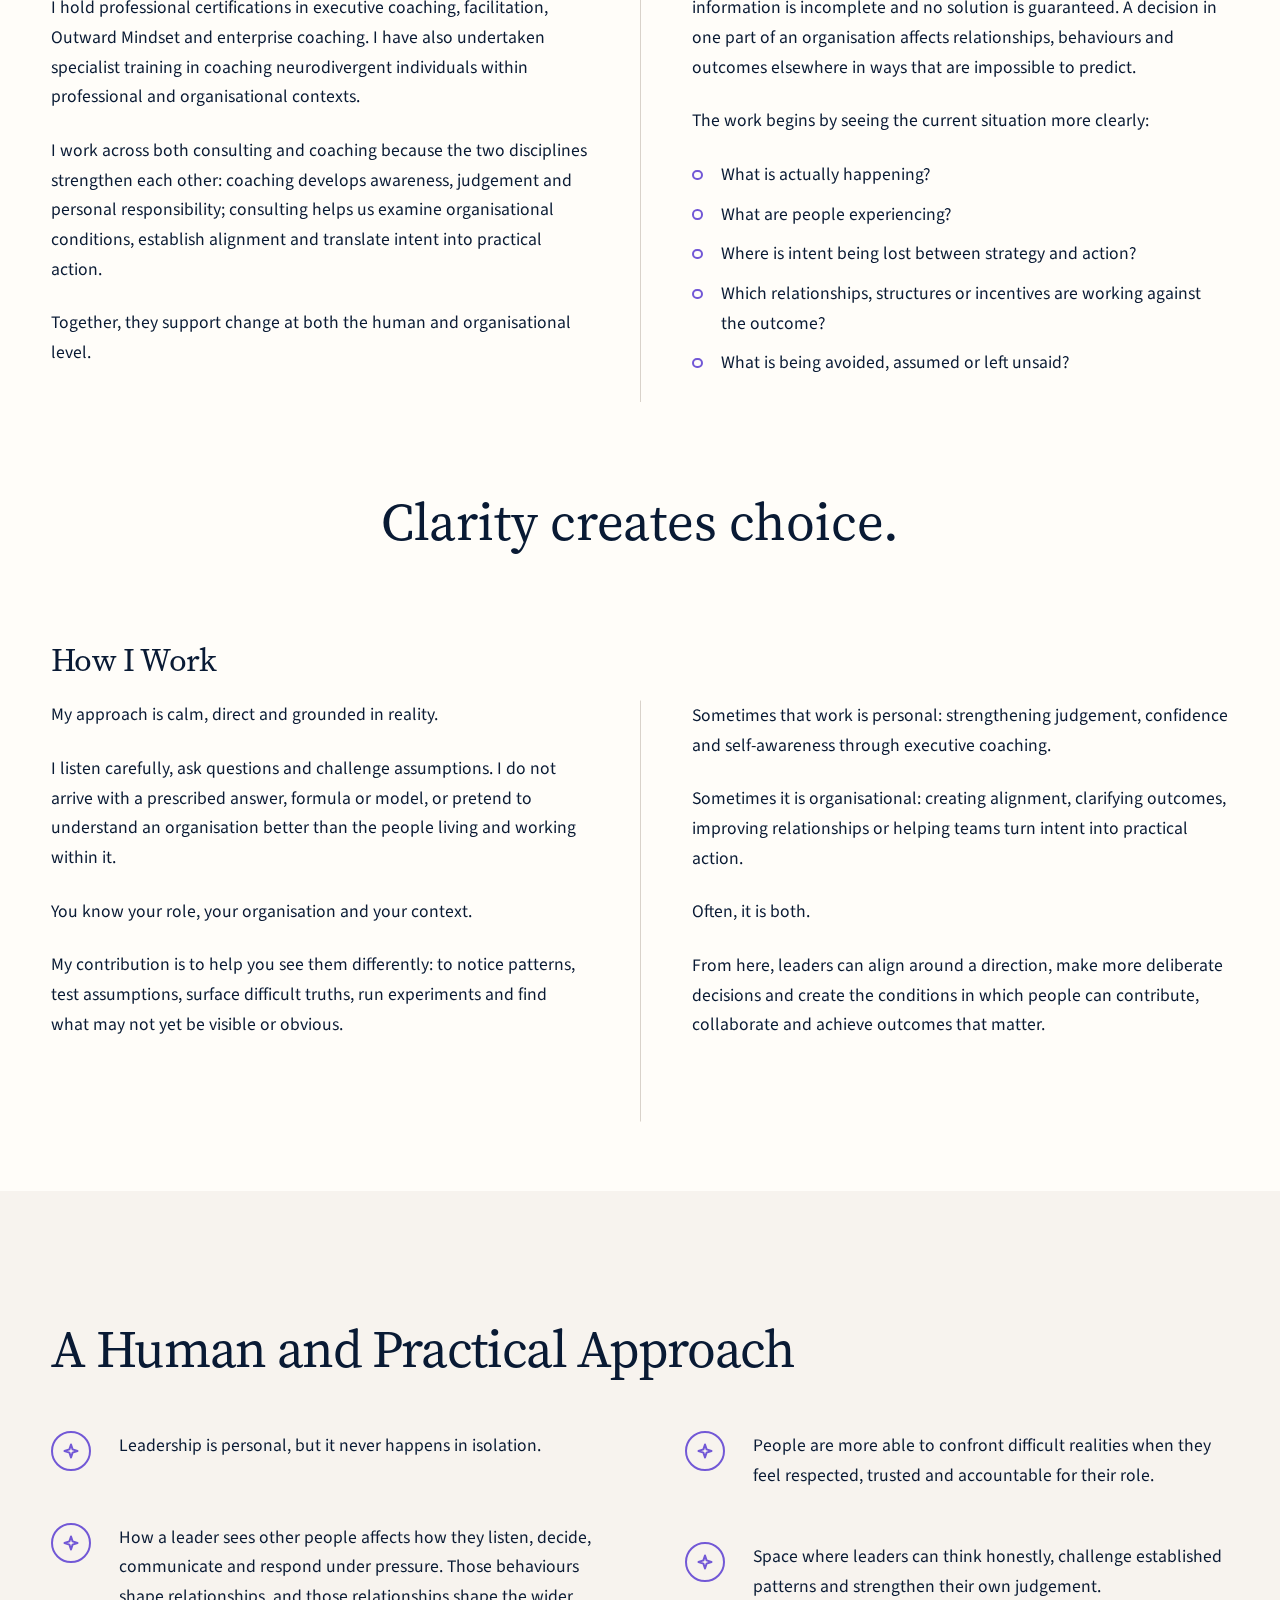
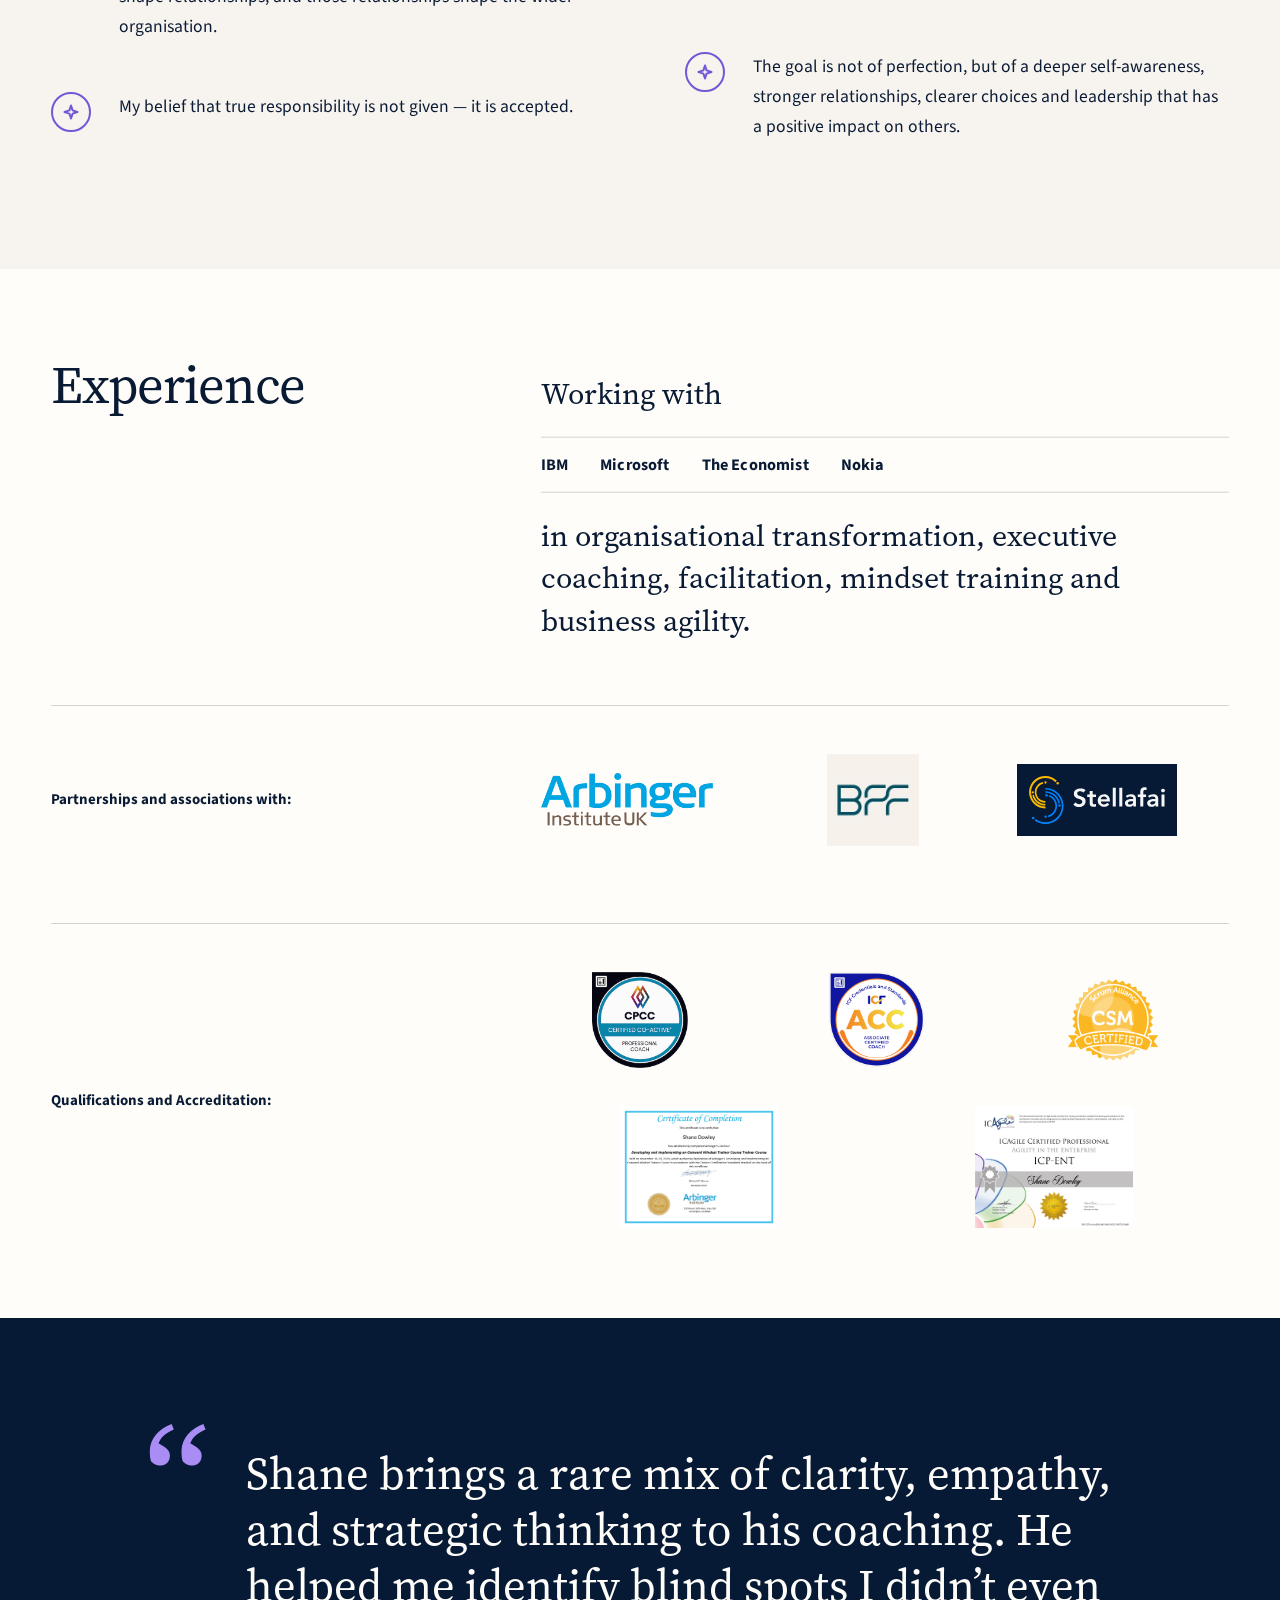
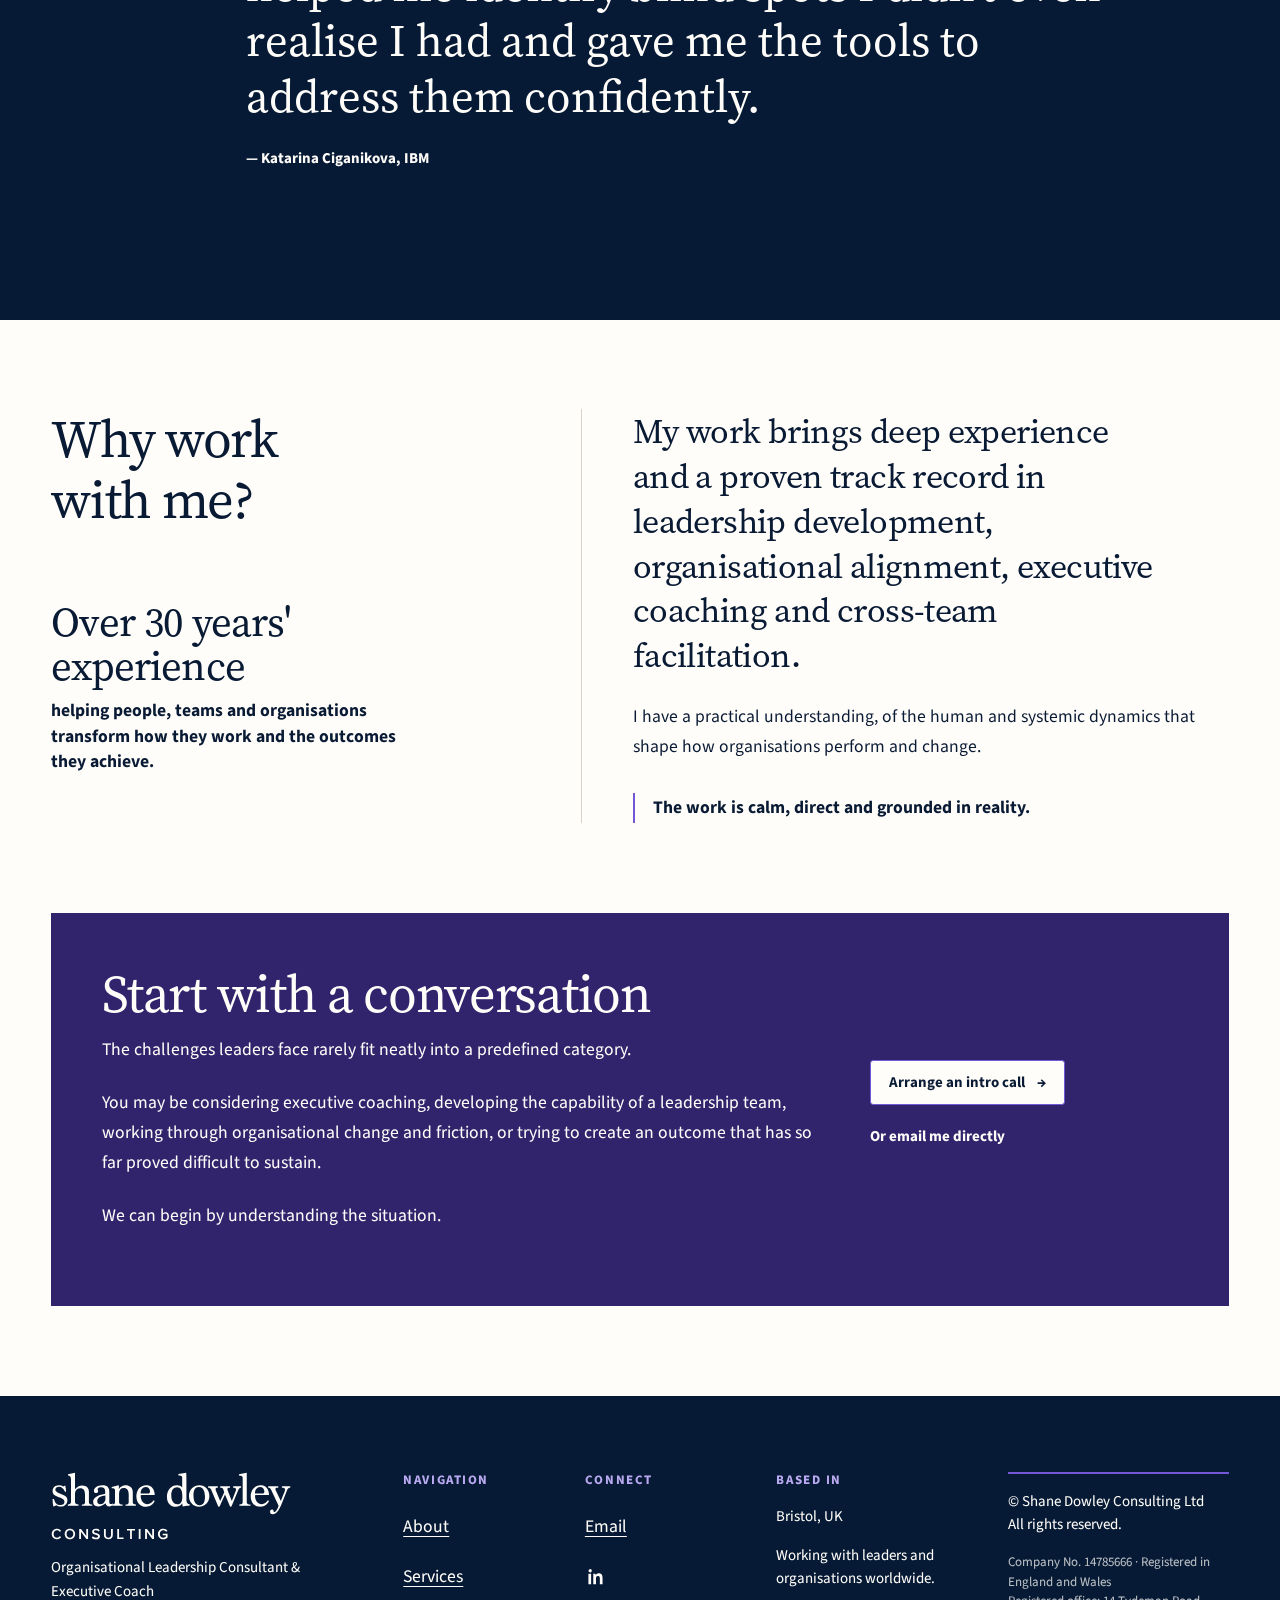
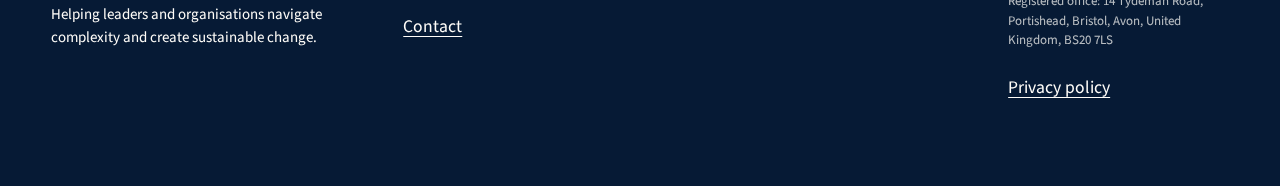
<file: about.html>
<!doctype html>
<html lang="en-GB">
  <head>
    <meta charset="utf-8" />
    <meta name="viewport" content="width=device-width, initial-scale=1" />
    <meta
      name="description"
      content="An Organisational Leadership Consultant and Executive Coach working with leaders and organisations to navigate complexity, strengthen leadership effectiveness and create meaningful change."
    />
    <meta name="theme-color" content="#061a35" />
    <title>About Shane | Shane Dowley Consulting</title>
    <link rel="canonical" href="https://shanedowley.com/about.html" />
    <link rel="icon" href="/favicon.ico" sizes="32x32" />
    <link rel="icon" href="/assets/brand/favicon.svg" type="image/svg+xml" />
    <link rel="apple-touch-icon" href="/assets/brand/apple-touch-icon.png" />
    <meta property="og:title" content="About Shane | Shane Dowley Consulting" />
    <meta
      property="og:description"
      content="An Organisational Leadership Consultant and Executive Coach working with leaders and organisations to navigate complexity, strengthen leadership effectiveness and create meaningful change."
    />
    <meta property="og:type" content="website" />
    <meta property="og:url" content="https://shanedowley.com/about.html" />
    <meta
      property="og:image"
      content="https://shanedowley.com/assets/brand/linkedin-share.png"
    />
    <meta property="og:image:width" content="1200" />
    <meta property="og:image:height" content="630" />
    <meta
      property="og:image:alt"
      content="Shane Dowley Consulting — Organisational Leadership Consulting &amp; Executive Coaching"
    />
    <link rel="stylesheet" href="assets/css/site.css?v=sr03-1" />
    <script src="assets/js/site.js?v=sr03-1" defer></script>
  </head>
  <body>
    <a class="skip-link" href="#main">Skip to content</a>

    <header class="site-header" data-site-navigation>
      <div class="container site-header__inner">
        <a class="site-brand" href="index.html">
          <img
            class="brand-asset"
            src="assets/brand/shane-dowley-consulting-logo-dark.svg"
            alt="Shane Dowley Consulting"
          />
        </a>

        <button
          class="menu-toggle"
          type="button"
          aria-expanded="false"
          aria-controls="primary-navigation"
          data-menu-toggle
          hidden
        >
          Menu
        </button>

        <nav
          class="primary-nav"
          id="primary-navigation"
          aria-label="Primary"
          data-menu-panel
          data-open="false"
        >
          <div class="primary-nav__about" data-about-menu>
            <a class="primary-nav__link" href="about.html" aria-current="page"
              >About</a
            >
            <span class="about-menu-indicator" aria-hidden="true">⌄</span>
            <button
              class="about-menu-toggle"
              type="button"
              aria-expanded="false"
              aria-controls="about-section-navigation"
              data-about-toggle
              hidden
            >
              <span class="visually-hidden">Show About sections</span>
              <span aria-hidden="true">⌄</span>
            </button>
            <ul
              class="about-submenu"
              id="about-section-navigation"
              aria-label="About sections"
              data-about-submenu
              data-open="false"
            >
              <li><a href="about.html#journey-heading">My Journey</a></li>
              <li>
                <a href="about.html#bring-heading">Who I am and what I bring</a>
              </li>
              <li>
                <a href="about.html#human-heading"
                  >A Human and Practical Approach</a
                >
              </li>
              <li><a href="about.html#experience-heading">Experience</a></li>
              <li><a href="about.html#why-heading">Why work with me?</a></li>
            </ul>
          </div>
          <a class="primary-nav__link" href="services.html">Services</a>
          <a class="primary-nav__link" href="contact.html">Contact</a>
          <a
            class="intro-link"
            href="https://calendly.com/shanedowley/intro-session"
            >Arrange an intro call <span aria-hidden="true">→</span></a
          >
        </nav>
      </div>
    </header>

    <main id="main" tabindex="-1">
      <section class="about-hero" aria-labelledby="about-heading">
        <div class="about-hero__grid">
          <div class="about-hero__content">
            <p class="about-hero__eyebrow">About Shane</p>
            <h1 id="about-heading">
              Curious by nature. Focused on people, relationships and outcomes.
            </h1>
            <p class="about-hero__summary">
              As an Organisational Leadership Consultant and Executive Coach, I
              work with leaders and organisations to navigate complexity,
              strengthen leadership effectiveness and create the conditions for
              meaningful outcomes and change.
            </p>
          </div>
          <div class="portrait-media about-hero__portrait">
            <picture class="portrait-media__picture">
              <source
                srcset="assets/img/shane-about-portrait.webp"
                type="image/webp"
              />
              <img
                class="portrait-media__image"
                src="assets/img/shane-about-portrait.jpg"
                alt="Portrait of Shane Dowley"
                width="1800"
                height="3057"
                loading="eager"
                fetchpriority="high"
                decoding="async"
              />
            </picture>
          </div>
        </div>
      </section>

      <section
        class="section section--spacious about-journey"
        aria-labelledby="journey-heading"
      >
        <div class="container">
          <h2 id="journey-heading">My Journey</h2>
          <div class="about-journey__grid">
            <div class="about-journey__narrative">
              <h3>Background</h3>
              <p>
                I've always loved seeing how things work. I began my career as a
                software engineer, thinking all I had to do was deepen my
                understanding and get better at my craft.
              </p>
              <p>
                This changed when I became a team lead. I quickly discovered I
                was just as interested, if not more so, in understanding how
                people and teams work.
              </p>
              <p>
                Questions like: What makes people tick? What are the root causes
                of success and failure?
              </p>
              <p>
                This interest led me to leadership development and
                organisational change: helping teams achieve outcomes, while
                meaningfully creating cultures they cared deeply about.
              </p>
              <p>
                These environments taught me that expertise, effort and good
                intentions alone are not enough.
              </p>
              <p>
                Real progress depends on people understanding what they are
                working towards, whether they believe their contributions matter
                and how effectively they can work when the situation becomes
                difficult. The quality of people's interactions and
                relationships and the structures within which they work are
                determinants of success or failure.
              </p>
              <p>
                My work focuses on the technological, human and organisational
                dynamics behind performance and change: why capable people
                become misaligned, why sensible strategies lose momentum, and
                why some organisations learn and adapt while others remain
                stuck.
              </p>
              <p>
                Today, I bring together engineering experience, leadership
                development, organisational alignment, executive coaching and
                cross-team facilitation to help teams and organisations achieve
                outcomes they value, in a way that reflects who they are.
              </p>

              <h3>Why I Do This Work</h3>
              <p>
                I know what it is like to lose clarity and direction in
                high-pressure, complex environments. It affects our energy,
                confidence and the quality of our work.
              </p>
              <p>
                Earlier in my own working life, I reached a point where progress
                had stalled and my confidence in the direction I was taking had
                begun to weaken. Working with a coach helped me examine what
                mattered, challenge assumptions I had made about myself, and
                reconnect with the work I found meaningful. This experience did
                not provide a ready-made answer. It helped me see more clearly
                and take responsibility for what came next.
              </p>
              <p>
                This confirmed something I had already encountered throughout my
                career: I do my best work when helping people and teams
                understand complex, difficult situations, create clarity and
                move forward together towards outcomes that would be difficult
                to achieve alone.
              </p>
            </div>

            <aside class="journey-testimonial" aria-label="Client testimonial">
              <blockquote>
                <p>
                  “Shane helps you step back and see the big picture, using
                  analogies to make sense of it all. He's able to make the
                  sessions quite playful rather than intense, while still
                  delving into the hard work of the topic at hand.”
                </p>
                <cite>— Gearóid, Untangled Code</cite>
              </blockquote>
            </aside>
          </div>
        </div>
      </section>

      <section
        class="section section--spacious about-bring"
        aria-labelledby="bring-heading"
      >
        <div class="container">
          <h2 id="bring-heading">Who I am and what I bring</h2>
          <div class="about-bring__grid">
            <div class="about-bring__column">
              <h3>Experience and Professional Practice</h3>
              <p>
                My experience spans technology leadership, software and product
                development, organisational transformation, executive coaching,
                leadership development and enterprise agility.
              </p>
              <p>
                I hold professional certifications in executive coaching,
                facilitation, Outward Mindset and enterprise coaching. I have
                also undertaken specialist training in coaching neurodivergent
                individuals within professional and organisational contexts.
              </p>
              <p>
                I work across both consulting and coaching because the two
                disciplines strengthen each other: coaching develops awareness,
                judgement and personal responsibility; consulting helps us
                examine organisational conditions, establish alignment and
                translate intent into practical action.
              </p>
              <p>
                Together, they support change at both the human and
                organisational level.
              </p>
            </div>

            <div class="about-bring__column about-bring__column--work">
              <h3>How I See the Work</h3>
              <p>
                Complexity cannot be reduced to a prescribed answer or a
                perfectly ordered plan.
              </p>
              <p>
                Leaders often work in situations where there is no single cause,
                information is incomplete and no solution is guaranteed. A
                decision in one part of an organisation affects relationships,
                behaviours and outcomes elsewhere in ways that are impossible to
                predict.
              </p>
              <p>
                The work begins by seeing the current situation more clearly:
              </p>
              <ul class="question-list">
                <li>What is actually happening?</li>
                <li>What are people experiencing?</li>
                <li>Where is intent being lost between strategy and action?</li>
                <li>
                  Which relationships, structures or incentives are working
                  against the outcome?
                </li>
                <li>What is being avoided, assumed or left unsaid?</li>
              </ul>
            </div>

            <p class="standout-line">Clarity creates choice.</p>

            <div class="about-bring__column about-bring__column--how">
              <h3>How I Work</h3>
              <p>My approach is calm, direct and grounded in reality.</p>
              <p>
                I listen carefully, ask questions and challenge assumptions. I
                do not arrive with a prescribed answer, formula or model, or
                pretend to understand an organisation better than the people
                living and working within it.
              </p>
              <p>You know your role, your organisation and your context.</p>
              <p>
                My contribution is to help you see them differently: to notice
                patterns, test assumptions, surface difficult truths, run
                experiments and find what may not yet be visible or obvious.
              </p>
            </div>

            <div
              class="about-bring__column about-bring__column--work about-bring__column--work-conclusion"
            >
              <p>
                Sometimes that work is personal: strengthening judgement,
                confidence and self-awareness through executive coaching.
              </p>
              <p>
                Sometimes it is organisational: creating alignment, clarifying
                outcomes, improving relationships or helping teams turn intent
                into practical action.
              </p>
              <p>Often, it is both.</p>
              <p>
                From here, leaders can align around a direction, make more
                deliberate decisions and create the conditions in which people
                can contribute, collaborate and achieve outcomes that matter.
              </p>
            </div>
          </div>
        </div>
      </section>

      <section
        class="section section--spacious human-approach"
        aria-labelledby="human-heading"
      >
        <div class="container">
          <h2 id="human-heading">A Human and Practical Approach</h2>
          <div class="human-approach__grid">
            <div class="human-approach__column">
              <div class="approach-point">
                <span class="approach-marker" aria-hidden="true">
                  <svg viewBox="0 0 16 16" focusable="false">
                    <path
                      d="M8 1.5 9.6 6.4 14.5 8 9.6 9.6 8 14.5 6.4 9.6 1.5 8 6.4 6.4Z"
                    />
                  </svg>
                </span>
                <p>
                  Leadership is personal, but it never happens in isolation.
                </p>
              </div>
              <div class="approach-point">
                <span class="approach-marker" aria-hidden="true">
                  <svg viewBox="0 0 16 16" focusable="false">
                    <path
                      d="M8 1.5 9.6 6.4 14.5 8 9.6 9.6 8 14.5 6.4 9.6 1.5 8 6.4 6.4Z"
                    />
                  </svg>
                </span>
                <p>
                  How a leader sees other people affects how they listen,
                  decide, communicate and respond under pressure. Those
                  behaviours shape relationships, and those relationships shape
                  the wider organisation.
                </p>
              </div>
              <div class="approach-point">
                <span class="approach-marker" aria-hidden="true">
                  <svg viewBox="0 0 16 16" focusable="false">
                    <path
                      d="M8 1.5 9.6 6.4 14.5 8 9.6 9.6 8 14.5 6.4 9.6 1.5 8 6.4 6.4Z"
                    />
                  </svg>
                </span>
                <p>
                  My belief that true responsibility is not given — it is
                  accepted.
                </p>
              </div>
            </div>
            <div class="human-approach__column">
              <div class="approach-point">
                <span class="approach-marker" aria-hidden="true">
                  <svg viewBox="0 0 16 16" focusable="false">
                    <path
                      d="M8 1.5 9.6 6.4 14.5 8 9.6 9.6 8 14.5 6.4 9.6 1.5 8 6.4 6.4Z"
                    />
                  </svg>
                </span>
                <p>
                  People are more able to confront difficult realities when they
                  feel respected, trusted and accountable for their role.
                </p>
              </div>
              <div class="approach-point">
                <span class="approach-marker" aria-hidden="true">
                  <svg viewBox="0 0 16 16" focusable="false">
                    <path
                      d="M8 1.5 9.6 6.4 14.5 8 9.6 9.6 8 14.5 6.4 9.6 1.5 8 6.4 6.4Z"
                    />
                  </svg>
                </span>
                <p>
                  Space where leaders can think honestly, challenge established
                  patterns and strengthen their own judgement.
                </p>
              </div>
              <div class="approach-point">
                <span class="approach-marker" aria-hidden="true">
                  <svg viewBox="0 0 16 16" focusable="false">
                    <path
                      d="M8 1.5 9.6 6.4 14.5 8 9.6 9.6 8 14.5 6.4 9.6 1.5 8 6.4 6.4Z"
                    />
                  </svg>
                </span>
                <p>
                  The goal is not of perfection, but of a deeper self-awareness,
                  stronger relationships, clearer choices and leadership that
                  has a positive impact on others.
                </p>
              </div>
            </div>
          </div>
        </div>
      </section>

      <section
        class="section experience-associations"
        aria-labelledby="experience-heading"
      >
        <div class="container">
          <div class="experience-introduction">
            <div>
              <h2 id="experience-heading">Experience</h2>
            </div>

            <p class="experience-statement">
              Working with
              <span
                class="organisation-names"
                aria-label="IBM, Microsoft, The Economist and Nokia"
              >
                <span>IBM</span>
                <span>Microsoft</span>
                <span>The Economist</span>
                <span>Nokia</span>
              </span>
              <span class="credentials-continuation">
                in organisational transformation, executive coaching,
                facilitation, mindset training and business agility.
              </span>
            </p>
          </div>

          <div class="association-group">
            <p class="association-label">Partnerships and associations with:</p>

            <div class="association-marks">
              <a
                href="https://www.arbingerinstitute.co.uk/"
                target="_blank"
                rel="noopener noreferrer"
                aria-label="Visit Arbinger Institute UK website"
              >
                <picture class="association-mark association-mark--arbinger">
                  <source
                    srcset="assets/associations/arbinger-institute-uk-logo.webp"
                    type="image/webp"
                  />
                  <img
                    src="assets/associations/arbinger-institute-uk-logo.png"
                    alt="Arbinger Institute UK"
                    width="640"
                    height="202"
                    loading="lazy"
                  />
                </picture>
              </a>

              <a
                href="https://www.betterfasterfurther.com/"
                target="_blank"
                rel="noopener noreferrer"
                aria-label="Visit Better Faster Further website"
              >
                <picture class="association-mark association-mark--bff">
                  <source
                    srcset="assets/associations/better-faster-further-logo.webp"
                    type="image/webp"
                  />
                  <img
                    src="assets/associations/better-faster-further-logo.jpg"
                    alt="Better Faster Further"
                    width="200"
                    height="200"
                    loading="lazy"
                  />
                </picture>
              </a>

              <a
                href="https://www.stellafai.com/"
                target="_blank"
                rel="noopener noreferrer"
                aria-label="Visit Stellafai website"
              >
                <span class="association-mark association-mark--stellafai">
                  <img
                    src="assets/associations/stellafai-logo.svg"
                    alt="Stellafai"
                    width="198"
                    height="70"
                    loading="lazy"
                  />
                </span>
              </a>
            </div>
          </div>

          <div class="association-group qualification-group">
            <p class="association-label">Qualifications and Accreditation:</p>

            <div class="qualification-marks">
              <picture class="qualification-mark qualification-mark--cpcc">
                <source
                  srcset="
                    assets/qualifications/cpcc-certified-coactive-professional-coach.webp
                  "
                  type="image/webp"
                />
                <img
                  src="assets/qualifications/cpcc-certified-coactive-professional-coach.png"
                  alt="Certified Co-Active Professional Coach (CPCC)"
                  width="324"
                  height="324"
                  loading="lazy"
                />
              </picture>

              <picture class="qualification-mark qualification-mark--icf">
                <source
                  srcset="
                    assets/qualifications/icf-acc-associate-certified-coach.webp
                  "
                  type="image/webp"
                />
                <img
                  src="assets/qualifications/icf-acc-associate-certified-coach.png"
                  alt="ICF Associate Certified Coach (ACC)"
                  width="600"
                  height="600"
                  loading="lazy"
                />
              </picture>

              <picture class="qualification-mark qualification-mark--csm">
                <source
                  srcset="assets/qualifications/scrum-alliance-csm-seal.webp"
                  type="image/webp"
                />
                <img
                  src="assets/qualifications/scrum-alliance-csm-seal.png"
                  alt="Scrum Alliance Certified ScrumMaster (CSM)"
                  width="556"
                  height="484"
                  loading="lazy"
                />
              </picture>

              <picture
                class="qualification-mark qualification-mark--certificate"
              >
                <source
                  srcset="
                    assets/qualifications/arbinger-outward-mindset-trainer-accreditation-certificate.webp
                  "
                  type="image/webp"
                />
                <img
                  src="assets/qualifications/arbinger-outward-mindset-trainer-accreditation-certificate.png"
                  alt="Arbinger Developing and Implementing an Outward Mindset trainer accreditation certificate"
                  width="1600"
                  height="1236"
                  loading="lazy"
                />
              </picture>

              <picture
                class="qualification-mark qualification-mark--certificate"
              >
                <source
                  srcset="
                    assets/qualifications/icp-ent-certified-professional-certificate.webp
                  "
                  type="image/webp"
                />
                <img
                  src="assets/qualifications/icp-ent-certified-professional-certificate.png"
                  alt="ICAgile Certified Professional in Agility in the Enterprise (ICP-ENT) certificate"
                  width="1600"
                  height="1236"
                  loading="lazy"
                />
              </picture>
            </div>
          </div>
        </div>
      </section>

      <section
        class="section section--spacious testimonial"
        aria-label="Client testimonial"
      >
        <div class="container testimonial__inner">
          <blockquote>
            <p>
              Shane brings a rare mix of clarity, empathy, and strategic
              thinking to his coaching. He helped me identify blind spots I
              didn’t even realise I had and gave me the tools to address them
              confidently.
            </p>
            <cite>— Katarina Ciganikova, IBM</cite>
          </blockquote>
        </div>
      </section>

      <section
        class="section section--spacious why-section"
        aria-labelledby="why-heading"
      >
        <div class="container why-layout">
          <div class="why-heading-group">
            <h2 id="why-heading">Why work with me?</h2>
            <p class="experience-anchor">
              <strong>Over 30 years' experience</strong> helping people, teams
              and organisations transform how they work and the outcomes they
              achieve.
            </p>
          </div>

          <div class="why-argument">
            <p class="why-lead">
              My work brings deep experience and a proven track record in
              leadership development, organisational alignment, executive
              coaching and cross-team facilitation.
            </p>
            <p>
              I have a practical understanding, of the human and systemic
              dynamics that shape how organisations perform and change.
            </p>
            <p class="why-close">
              The work is calm, direct and grounded in reality.
            </p>
          </div>
        </div>
      </section>

      <section
        class="conversation-section"
        aria-labelledby="conversation-heading"
      >
        <div class="container conversation-panel">
          <div>
            <h2 id="conversation-heading">Start with a conversation</h2>
            <p>
              The challenges leaders face rarely fit neatly into a predefined
              category.
            </p>
            <p>
              You may be considering executive coaching, developing the
              capability of a leadership team, working through organisational
              change and friction, or trying to create an outcome that has so
              far proved difficult to sustain.
            </p>
            <p>We can begin by understanding the situation.</p>
          </div>
          <div class="conversation-panel__actions">
            <a
              class="button-link"
              href="https://calendly.com/shanedowley/intro-session"
              >Arrange an intro call <span aria-hidden="true">→</span></a
            >
            <a class="text-link" href="mailto:shane@shanedowley.com"
              >Or email me directly</a
            >
          </div>
        </div>
      </section>
    </main>

    <footer class="site-footer">
      <div class="container site-footer__grid">
        <div class="site-footer__brand">
          <a class="site-brand" href="index.html">
            <img
              class="brand-asset"
              src="assets/brand/shane-dowley-consulting-logo-light.svg"
              alt="Shane Dowley Consulting"
            />
          </a>
          <p>
            Organisational Leadership Consultant &amp; Executive Coach<br />Helping
            leaders and organisations navigate complexity and create sustainable
            change.
          </p>
        </div>
        <div>
          <h2 class="site-footer__heading">Navigation</h2>
          <nav aria-label="Footer">
            <a href="about.html" aria-current="page">About</a>
            <a href="services.html">Services</a>
            <a href="contact.html">Contact</a>
          </nav>
        </div>
        <div>
          <h2 class="site-footer__heading">Connect</h2>
          <nav aria-label="Connect">
            <a href="mailto:shane@shanedowley.com">Email</a>
            <a
              class="site-footer__social-link"
              href="https://www.linkedin.com/in/shanedowley/"
              target="_blank"
              rel="noopener noreferrer"
              aria-label="Shane Dowley on LinkedIn"
            >
              <svg viewBox="0 0 24 24" aria-hidden="true" focusable="false">
                <path
                  d="M5.3 3.5A1.8 1.8 0 1 1 5.3 7a1.8 1.8 0 0 1 0-3.5ZM3.8 8.5h3v11.7h-3V8.5Zm5 0h2.9v1.6h.1c.4-.8 1.4-2 3.4-2 3.6 0 4.3 2.4 4.3 5.5v6.6h-3v-5.8c0-1.4 0-3.2-2-3.2s-2.3 1.5-2.3 3.1v5.9h-3V8.5Z"
                />
              </svg>
            </a>
          </nav>
        </div>
        <div>
          <h2 class="site-footer__heading">Based in</h2>
          <p>Bristol, UK</p>
          <p>Working with leaders and organisations worldwide.</p>
        </div>
        <div class="site-footer__legal">
          <p>© Shane Dowley Consulting Ltd<br />All rights reserved.</p>
          <p class="site-footer__company-details">
            Company No. 14785666 · Registered in England and Wales<br />Registered
            office: 14 Tydeman Road, Portishead, Bristol, Avon, United Kingdom,
            BS20 7LS
          </p>
          <a href="privacy.html">Privacy policy</a>
        </div>
      </div>
    </footer>
  </body>
</html>
</file>
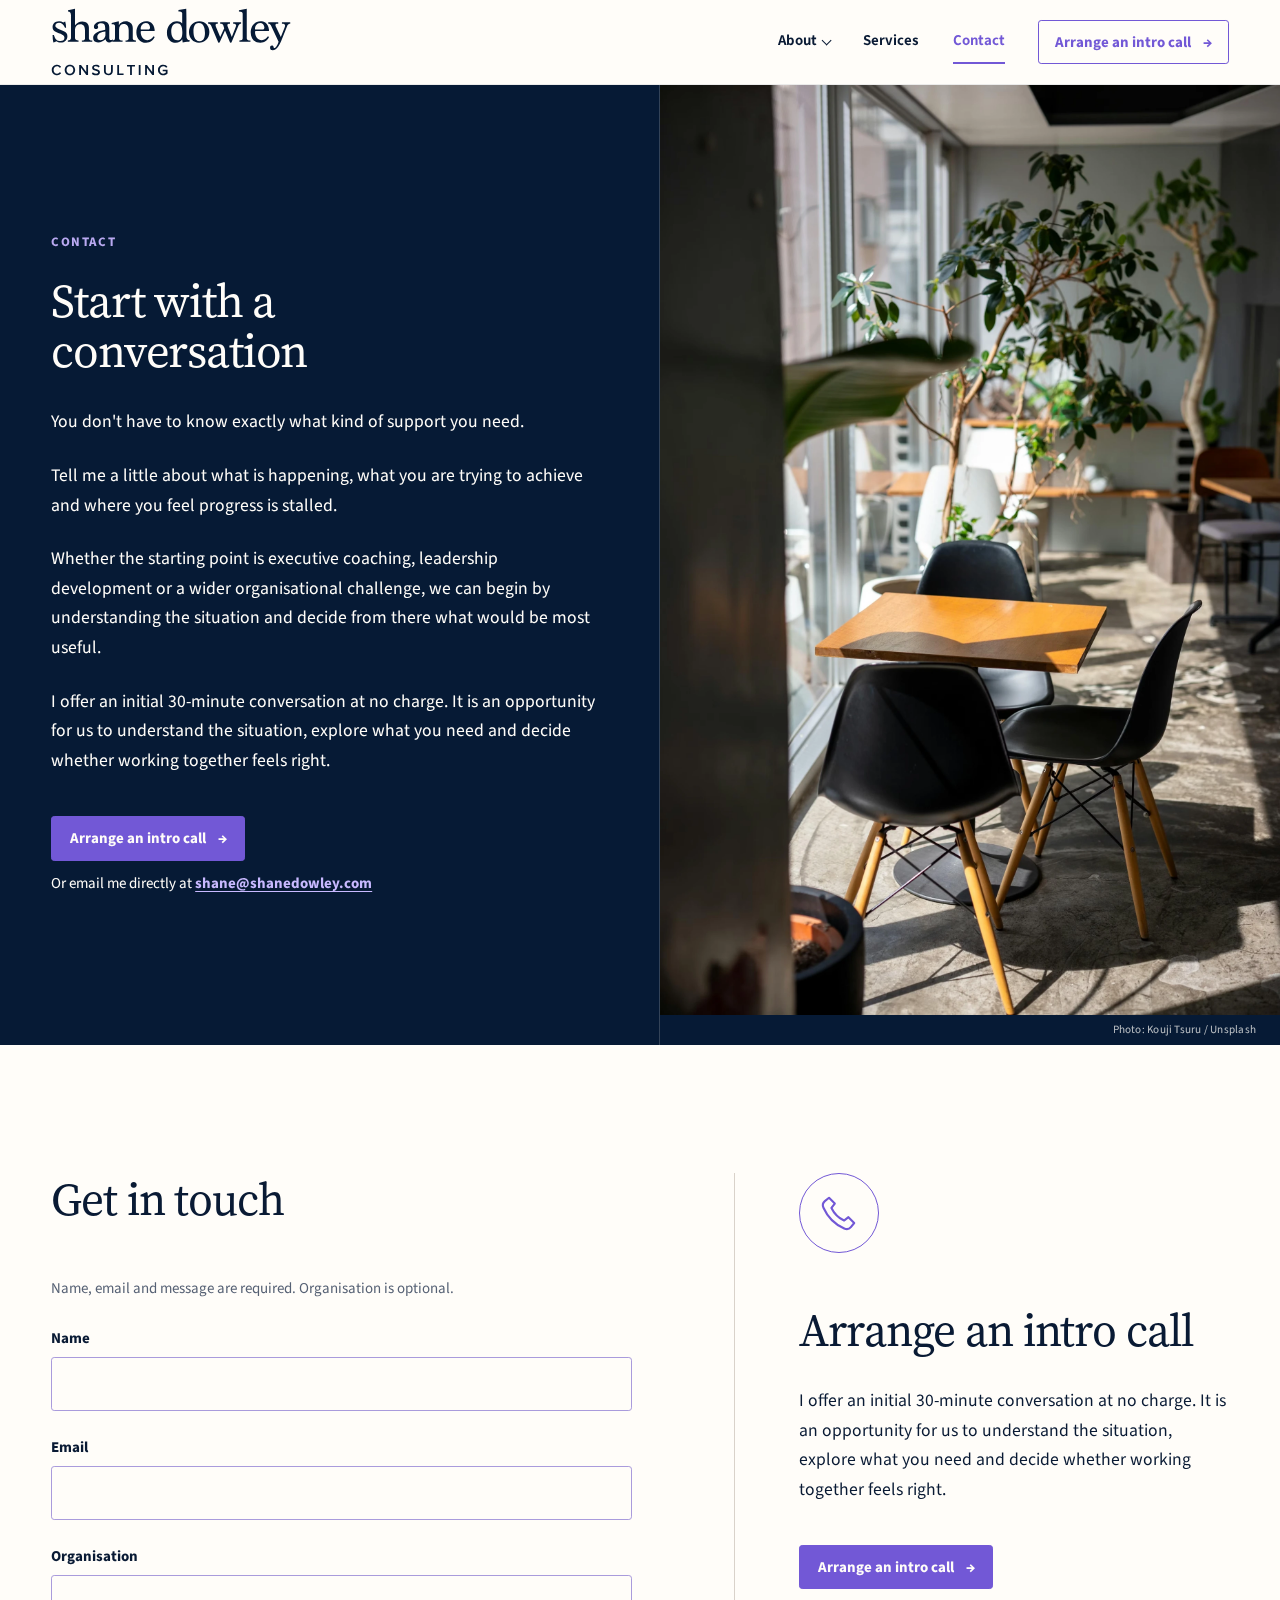
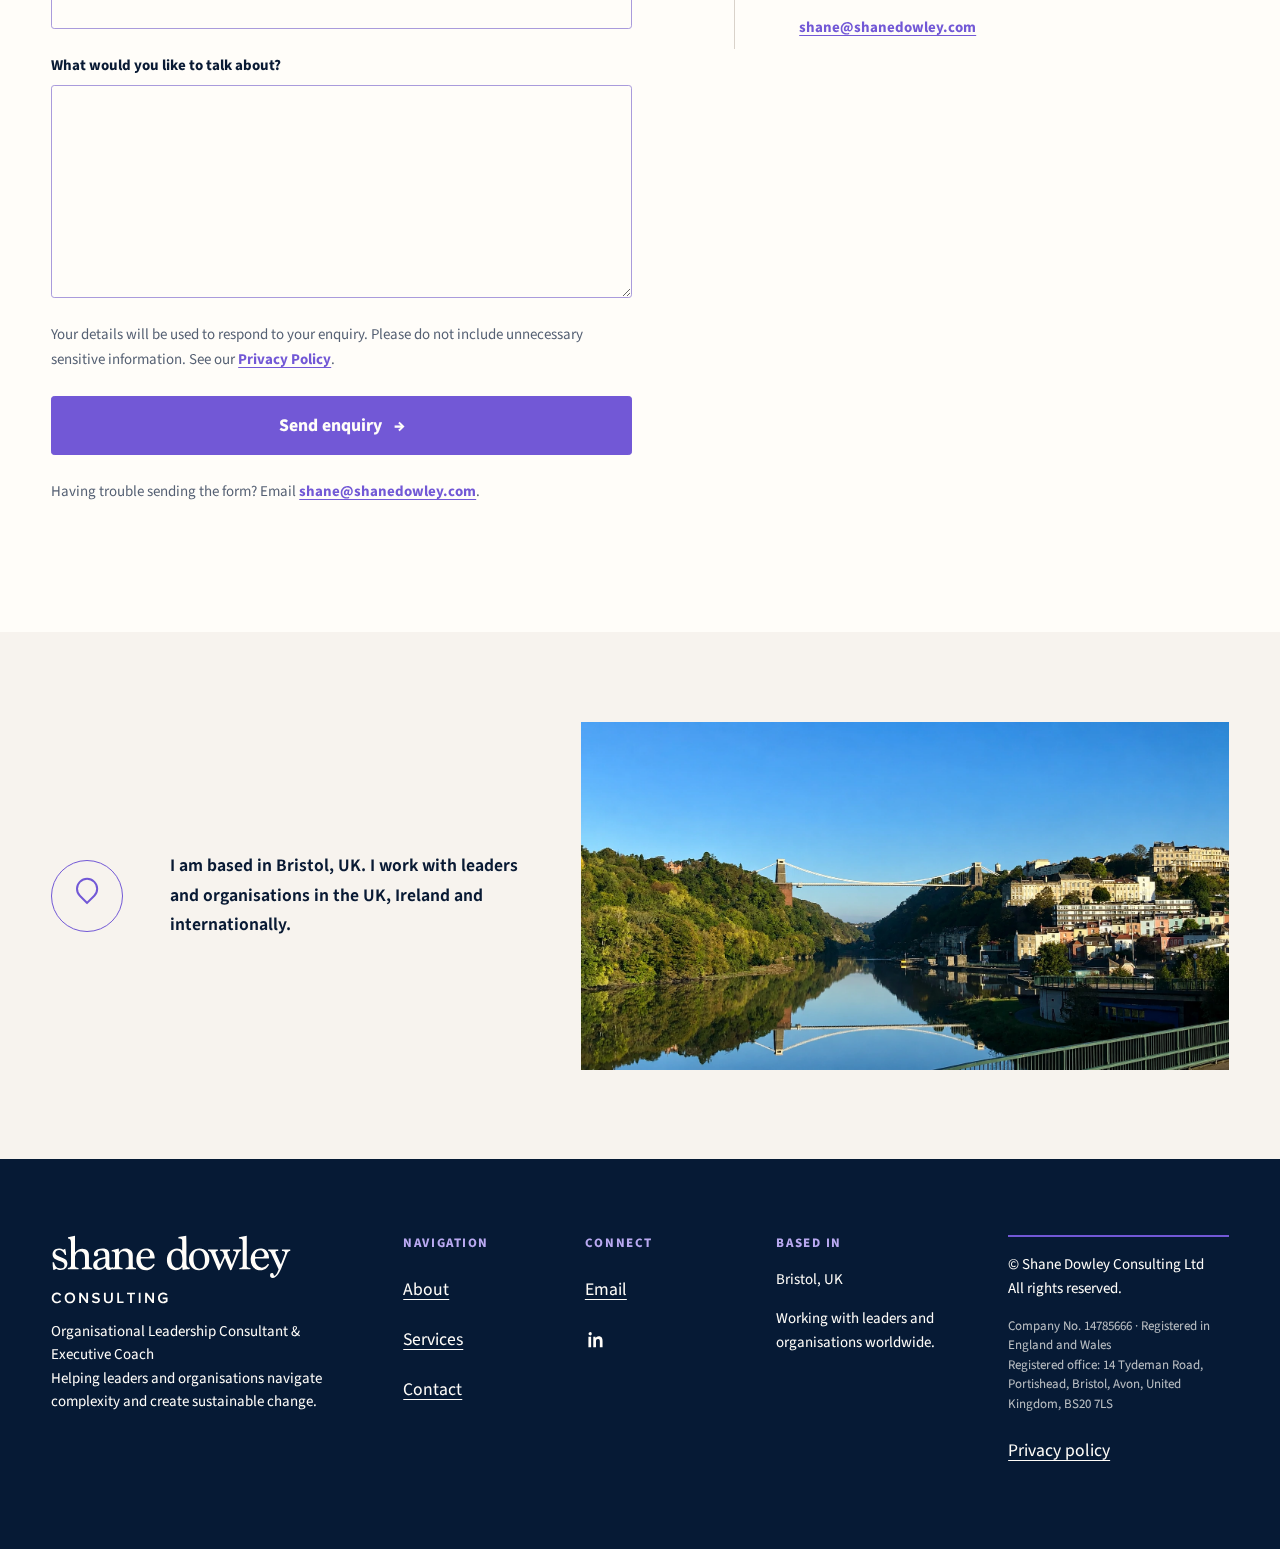
<file: contact.html>
<!doctype html>
<html lang="en-GB">
  <head>
    <meta charset="utf-8" />
    <meta name="viewport" content="width=device-width, initial-scale=1" />
    <meta
      name="description"
      content="Start with a conversation. You don't have to know exactly what kind of support you need."
    />
    <meta name="theme-color" content="#061a35" />
    <title>Contact | Shane Dowley Consulting</title>
    <link rel="canonical" href="https://shanedowley.com/contact.html" />
    <link rel="icon" href="/favicon.ico" sizes="32x32" />
    <link rel="icon" href="/assets/brand/favicon.svg" type="image/svg+xml" />
    <link rel="apple-touch-icon" href="/assets/brand/apple-touch-icon.png" />
    <meta property="og:title" content="Contact | Shane Dowley Consulting" />
    <meta
      property="og:description"
      content="Start with a conversation. You don't have to know exactly what kind of support you need."
    />
    <meta property="og:type" content="website" />
    <meta property="og:url" content="https://shanedowley.com/contact.html" />
    <meta
      property="og:image"
      content="https://shanedowley.com/assets/brand/linkedin-share.png"
    />
    <meta property="og:image:width" content="1200" />
    <meta property="og:image:height" content="630" />
    <meta
      property="og:image:alt"
      content="Shane Dowley Consulting — Organisational Leadership Consulting &amp; Executive Coaching"
    />
    <link rel="stylesheet" href="assets/css/site.css?v=sr03-1" />
    <script src="assets/js/site.js?v=sr03-1" defer></script>
  </head>
  <body>
    <a class="skip-link" href="#main">Skip to content</a>

    <header class="site-header" data-site-navigation>
      <div class="container site-header__inner">
        <a class="site-brand" href="index.html">
          <img
            class="brand-asset"
            src="assets/brand/shane-dowley-consulting-logo-dark.svg"
            alt="Shane Dowley Consulting"
          />
        </a>

        <button
          class="menu-toggle"
          type="button"
          aria-expanded="false"
          aria-controls="primary-navigation"
          data-menu-toggle
          hidden
        >
          Menu
        </button>

        <nav
          class="primary-nav"
          id="primary-navigation"
          aria-label="Primary"
          data-menu-panel
          data-open="false"
        >
          <div class="primary-nav__about" data-about-menu>
            <a class="primary-nav__link" href="about.html">About</a>
            <span class="about-menu-indicator" aria-hidden="true">⌄</span>
            <button
              class="about-menu-toggle"
              type="button"
              aria-expanded="false"
              aria-controls="about-section-navigation"
              data-about-toggle
              hidden
            >
              <span class="visually-hidden">Show About sections</span>
              <span aria-hidden="true">⌄</span>
            </button>
            <ul
              class="about-submenu"
              id="about-section-navigation"
              aria-label="About sections"
              data-about-submenu
              data-open="false"
            >
              <li><a href="about.html#journey-heading">My Journey</a></li>
              <li>
                <a href="about.html#bring-heading">Who I am and what I bring</a>
              </li>
              <li>
                <a href="about.html#human-heading"
                  >A Human and Practical Approach</a
                >
              </li>
              <li><a href="about.html#experience-heading">Experience</a></li>
              <li><a href="about.html#why-heading">Why work with me?</a></li>
            </ul>
          </div>
          <a class="primary-nav__link" href="services.html">Services</a>
          <a class="primary-nav__link" href="contact.html" aria-current="page"
            >Contact</a
          >
          <a
            class="intro-link"
            href="https://calendly.com/shanedowley/intro-session"
            >Arrange an intro call <span aria-hidden="true">→</span></a
          >
        </nav>
      </div>
    </header>

    <main id="main" tabindex="-1">
      <section class="contact-hero" aria-labelledby="contact-heading">
        <div class="contact-hero__grid">
          <div class="contact-hero__content">
            <p class="contact-eyebrow">Contact</p>
            <h1 id="contact-heading">Start with a conversation</h1>
            <p>You don't have to know exactly what kind of support you need.</p>
            <p>
              Tell me a little about what is happening, what you are trying to
              achieve and where you feel progress is stalled.
            </p>
            <p>
              Whether the starting point is executive coaching, leadership
              development or a wider organisational challenge, we can begin by
              understanding the situation and decide from there what would be
              most useful.
            </p>
            <p>
              I offer an initial 30-minute conversation at no charge. It is an
              opportunity for us to understand the situation, explore what you
              need and decide whether working together feels right.
            </p>
            <div class="contact-hero__actions">
              <a
                class="button-link"
                href="https://calendly.com/shanedowley/intro-session"
                >Arrange an intro call <span aria-hidden="true">→</span></a
              >
              <p>
                Or email me directly at
                <a href="mailto:shane@shanedowley.com">shane@shanedowley.com</a>
              </p>
            </div>
          </div>
          <figure class="contact-hero__media">
            <picture class="contact-hero__image">
              <source srcset="assets/img/contact-hero.webp" type="image/webp" />
              <img
                src="assets/img/contact-hero.jpg"
                alt=""
                width="1800"
                height="2700"
                loading="eager"
                fetchpriority="high"
              />
            </picture>
            <figcaption class="contact-hero__credit">
              Photo: Kouji Tsuru / Unsplash
            </figcaption>
          </figure>
        </div>
      </section>

      <section
        class="section section--spacious contact-section"
        aria-labelledby="contact-form-heading"
      >
        <div class="container contact-layout">
          <div class="contact-form-panel">
            <h2 id="contact-form-heading">Get in touch</h2>

            <form
              class="contact-form"
              action="https://formspree.io/f/meaqrlej"
              method="post"
            >
              <p class="contact-form__guidance">
                Name, email and message are required. Organisation is optional.
              </p>

              <div class="form-field">
                <label for="contact-name">Name</label>
                <input
                  id="contact-name"
                  name="name"
                  type="text"
                  autocomplete="name"
                  required
                />
              </div>

              <div class="form-field">
                <label for="contact-email">Email</label>
                <input
                  id="contact-email"
                  name="email"
                  type="email"
                  autocomplete="email"
                  required
                />
              </div>

              <div class="form-field">
                <label for="contact-organisation">Organisation</label>
                <input
                  id="contact-organisation"
                  name="organisation"
                  type="text"
                  autocomplete="organization"
                />
              </div>

              <div class="form-field">
                <label for="contact-message"
                  >What would you like to talk about?</label
                >
                <textarea
                  id="contact-message"
                  name="message"
                  rows="7"
                  required
                ></textarea>
              </div>

              <p class="contact-form__privacy">
                Your details will be used to respond to your enquiry. Please do
                not include unnecessary sensitive information. See our
                <a href="privacy.html">Privacy Policy</a>.
              </p>
              <button class="contact-submit" type="submit">
                Send enquiry <span aria-hidden="true">→</span>
              </button>
              <p class="contact-form__fallback">
                Having trouble sending the form? Email
                <a href="mailto:shane@shanedowley.com">shane@shanedowley.com</a
                >.
              </p>
            </form>
          </div>

          <aside
            class="contact-callout"
            aria-labelledby="contact-callout-heading"
          >
            <span class="contact-callout__icon" aria-hidden="true">
              <svg viewBox="0 0 48 48" focusable="false">
                <path
                  d="M14.5 9.5
       20 15
       16.8 19.2
       C19.5 24.8 23.2 28.5 28.8 31.2
       L33 28
       38.5 33.5
       35.3 37.5
       C33.8 39.3 31.2 39.8 29 38.8
       C20.2 34.9 13.1 27.8 9.2 19
       C8.2 16.8 8.7 14.2 10.5 12.7
       Z"
                />
              </svg>
            </span>
            <h2 id="contact-callout-heading">Arrange an intro call</h2>
            <p>
              I offer an initial 30-minute conversation at no charge. It is an
              opportunity for us to understand the situation, explore what you
              need and decide whether working together feels right.
            </p>
            <a
              class="button-link"
              href="https://calendly.com/shanedowley/intro-session"
              >Arrange an intro call <span aria-hidden="true">→</span></a
            >
            <a class="contact-email-link" href="mailto:shane@shanedowley.com"
              >shane@shanedowley.com</a
            >
          </aside>
        </div>
      </section>

      <section class="section contact-location" aria-label="Location">
        <div class="container contact-location__grid">
          <div class="contact-location__content">
            <span class="location-marker" aria-hidden="true"></span>
            <p>
              I am based in Bristol, UK. I work with leaders and organisations
              in the UK, Ireland and internationally.
            </p>
          </div>
          <picture class="contact-location__image">
            <source
              srcset="assets/img/clifton-suspension-bridge.webp"
              type="image/webp"
            />
            <img
              src="assets/img/clifton-suspension-bridge.jpg"
              alt="Clifton Suspension Bridge over the Avon Gorge in Bristol"
              width="1710"
              height="919"
              loading="lazy"
            />
          </picture>
        </div>
      </section>
    </main>

    <footer class="site-footer">
      <div class="container site-footer__grid">
        <div class="site-footer__brand">
          <a class="site-brand" href="index.html">
            <img
              class="brand-asset"
              src="assets/brand/shane-dowley-consulting-logo-light.svg"
              alt="Shane Dowley Consulting"
            />
          </a>
          <p>
            Organisational Leadership Consultant &amp; Executive Coach<br />Helping
            leaders and organisations navigate complexity and create sustainable
            change.
          </p>
        </div>
        <div>
          <h2 class="site-footer__heading">Navigation</h2>
          <nav aria-label="Footer">
            <a href="about.html">About</a>
            <a href="services.html">Services</a>
            <a href="contact.html" aria-current="page">Contact</a>
          </nav>
        </div>
        <div>
          <h2 class="site-footer__heading">Connect</h2>
          <nav aria-label="Connect">
            <a href="mailto:shane@shanedowley.com">Email</a>
            <a
              class="site-footer__social-link"
              href="https://www.linkedin.com/in/shanedowley/"
              target="_blank"
              rel="noopener noreferrer"
              aria-label="Shane Dowley on LinkedIn"
            >
              <svg viewBox="0 0 24 24" aria-hidden="true" focusable="false">
                <path
                  d="M5.3 3.5A1.8 1.8 0 1 1 5.3 7a1.8 1.8 0 0 1 0-3.5ZM3.8 8.5h3v11.7h-3V8.5Zm5 0h2.9v1.6h.1c.4-.8 1.4-2 3.4-2 3.6 0 4.3 2.4 4.3 5.5v6.6h-3v-5.8c0-1.4 0-3.2-2-3.2s-2.3 1.5-2.3 3.1v5.9h-3V8.5Z"
                />
              </svg>
            </a>
          </nav>
        </div>
        <div>
          <h2 class="site-footer__heading">Based in</h2>
          <p>Bristol, UK</p>
          <p>Working with leaders and organisations worldwide.</p>
        </div>
        <div class="site-footer__legal">
          <p>© Shane Dowley Consulting Ltd<br />All rights reserved.</p>
          <p class="site-footer__company-details">
            Company No. 14785666 · Registered in England and Wales<br />Registered
            office: 14 Tydeman Road, Portishead, Bristol, Avon, United Kingdom,
            BS20 7LS
          </p>
          <a href="privacy.html">Privacy policy</a>
        </div>
      </div>
    </footer>
  </body>
</html>
</file>
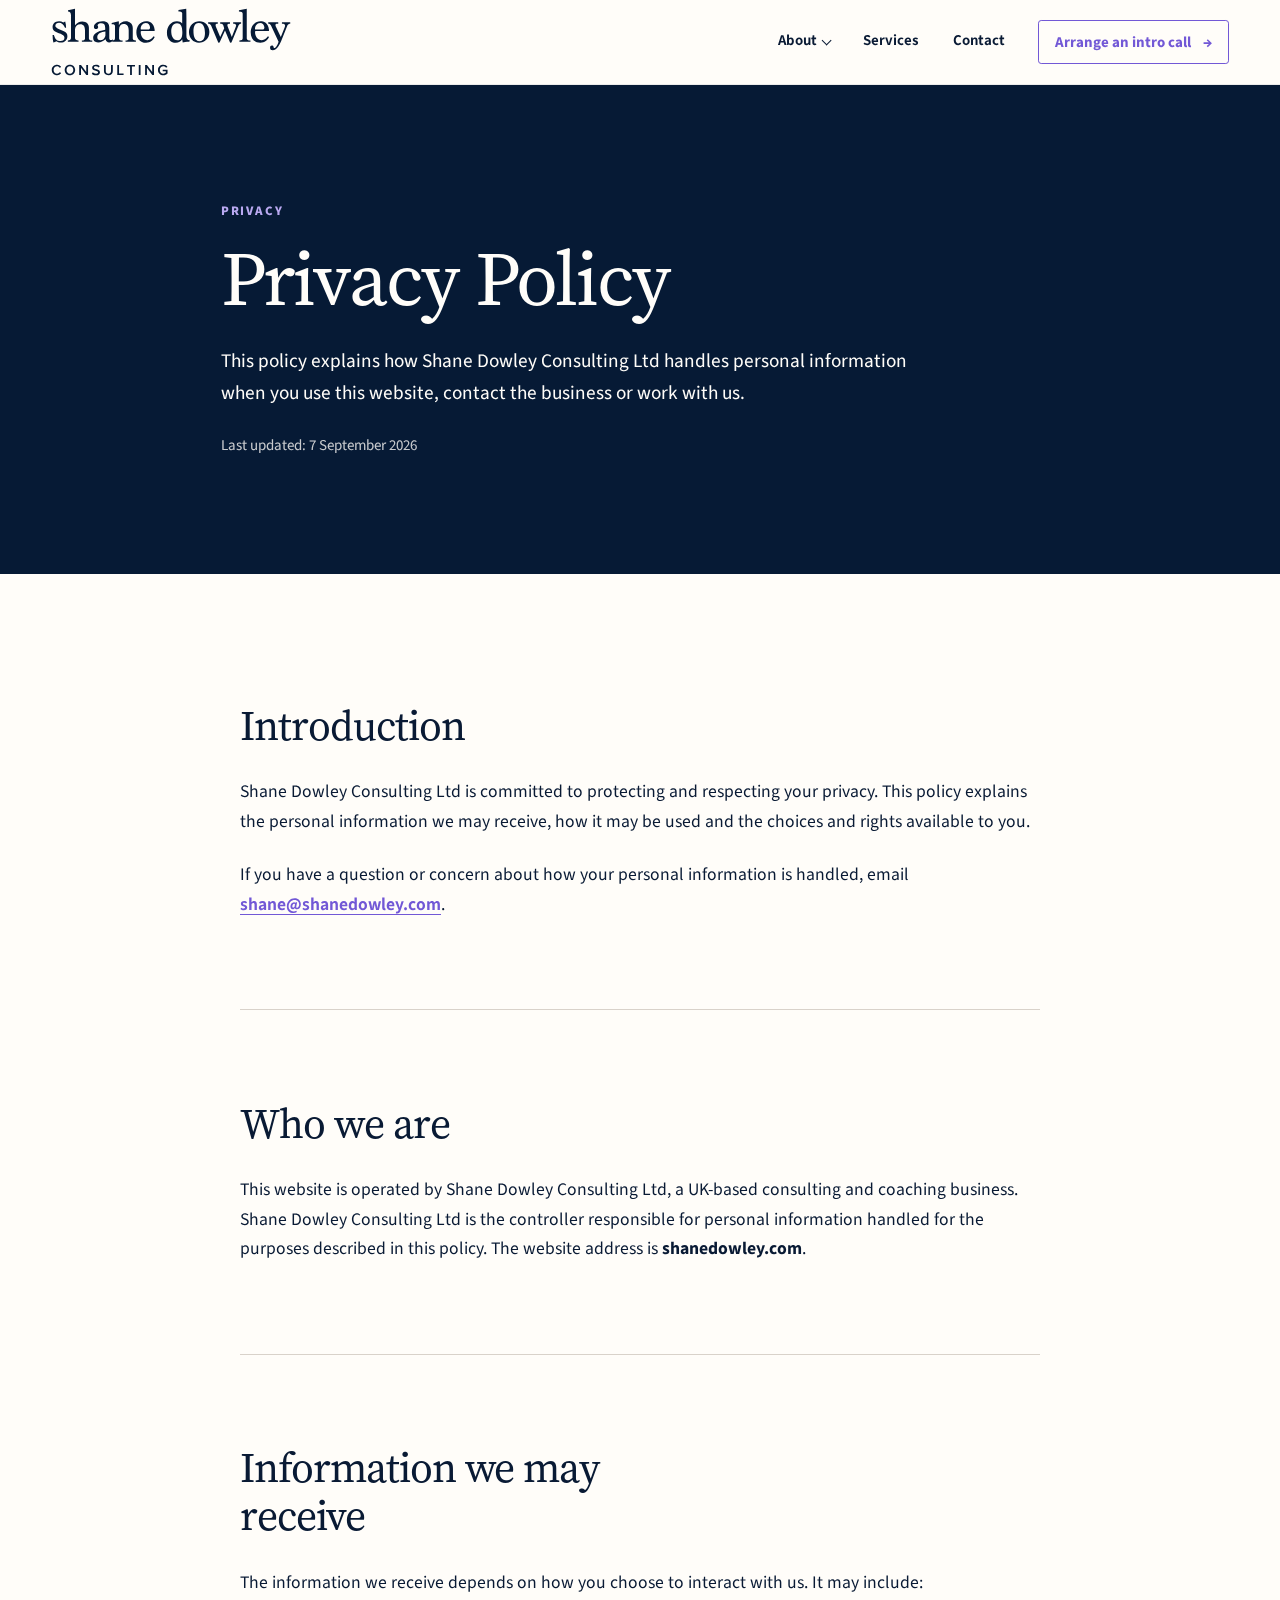
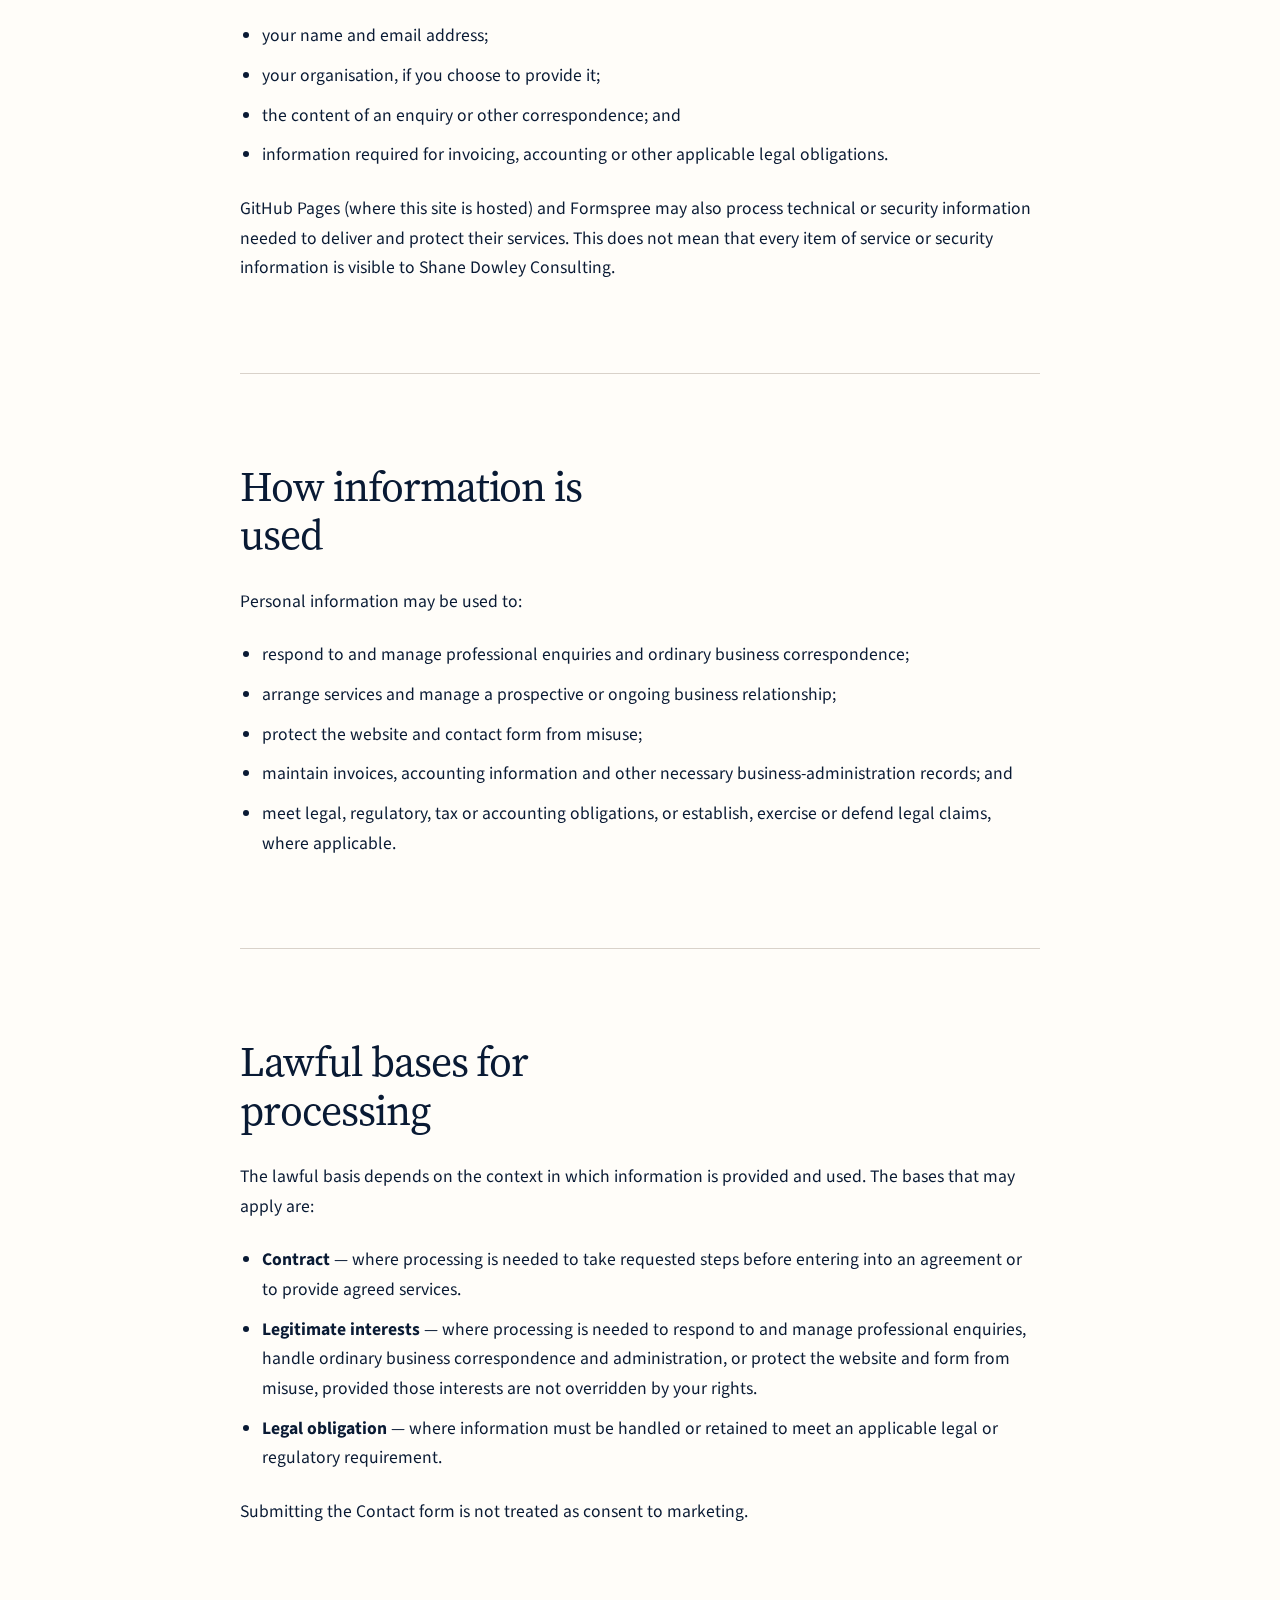
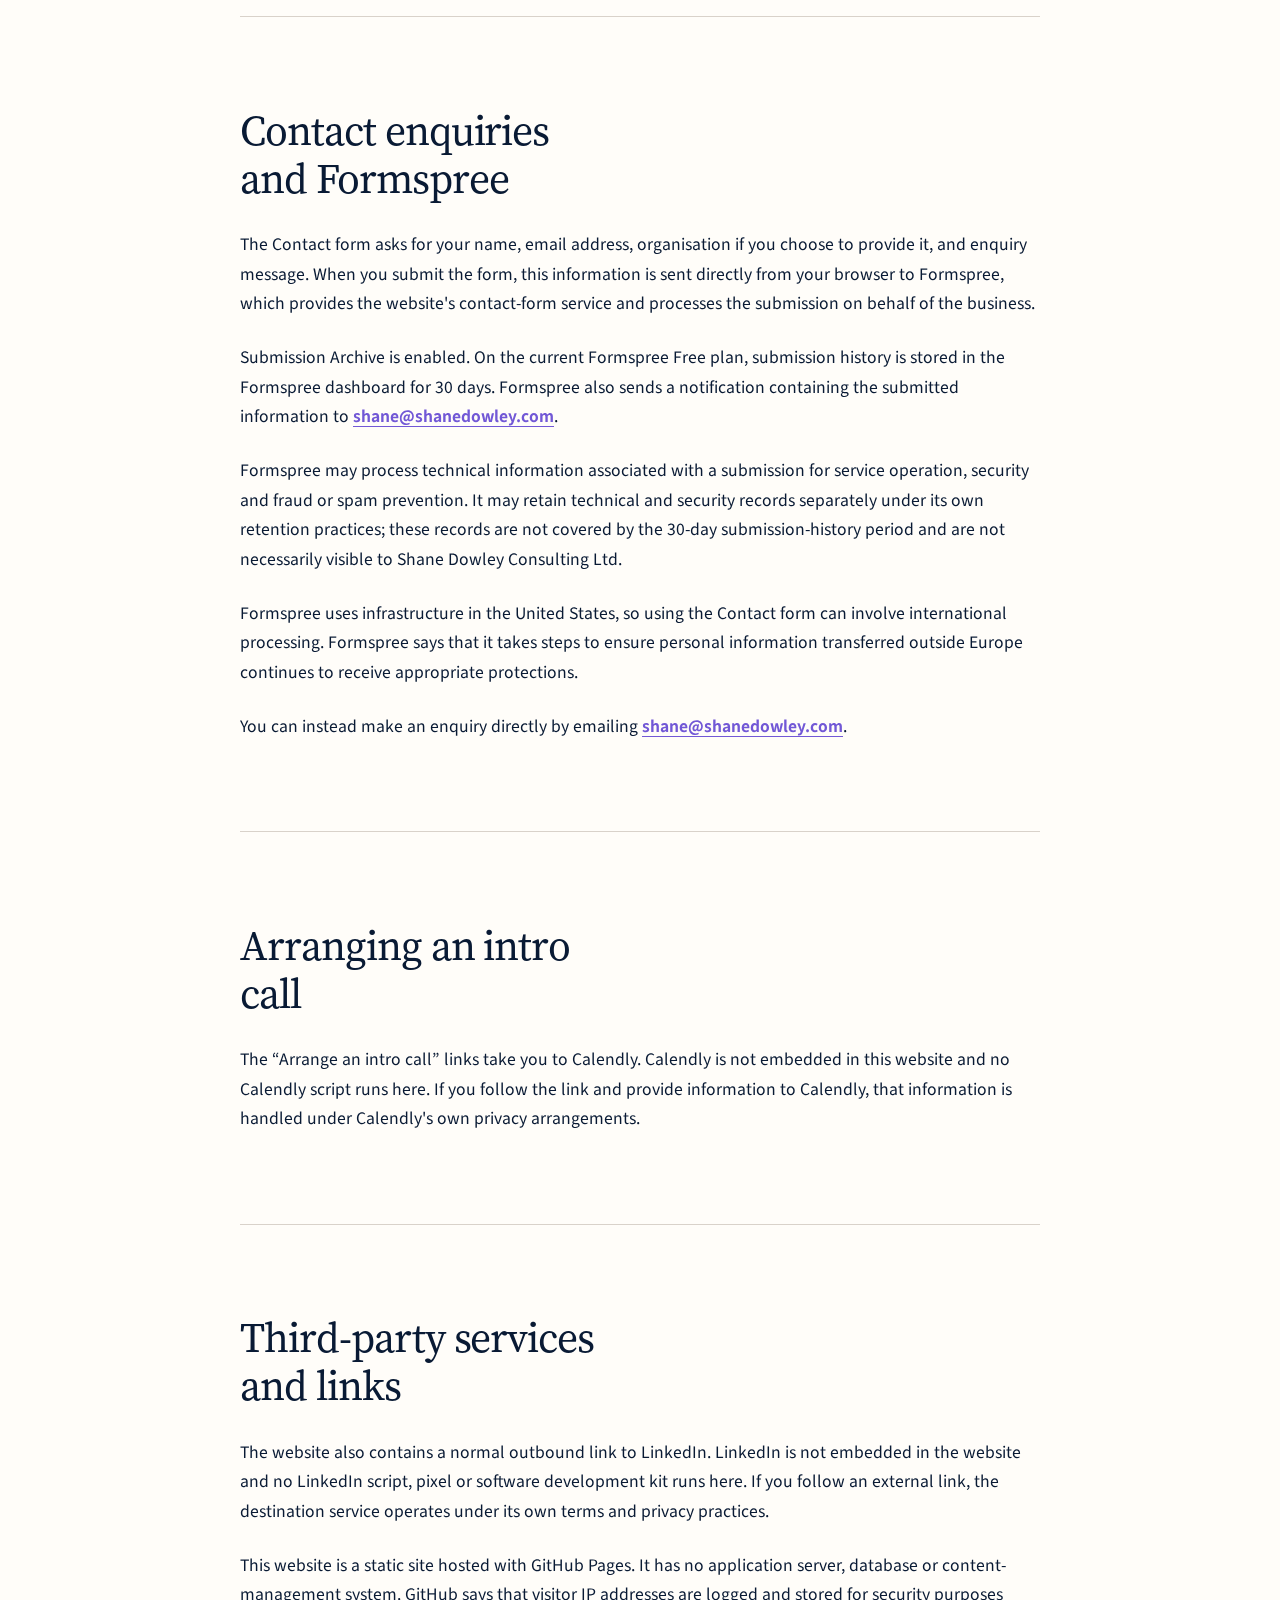
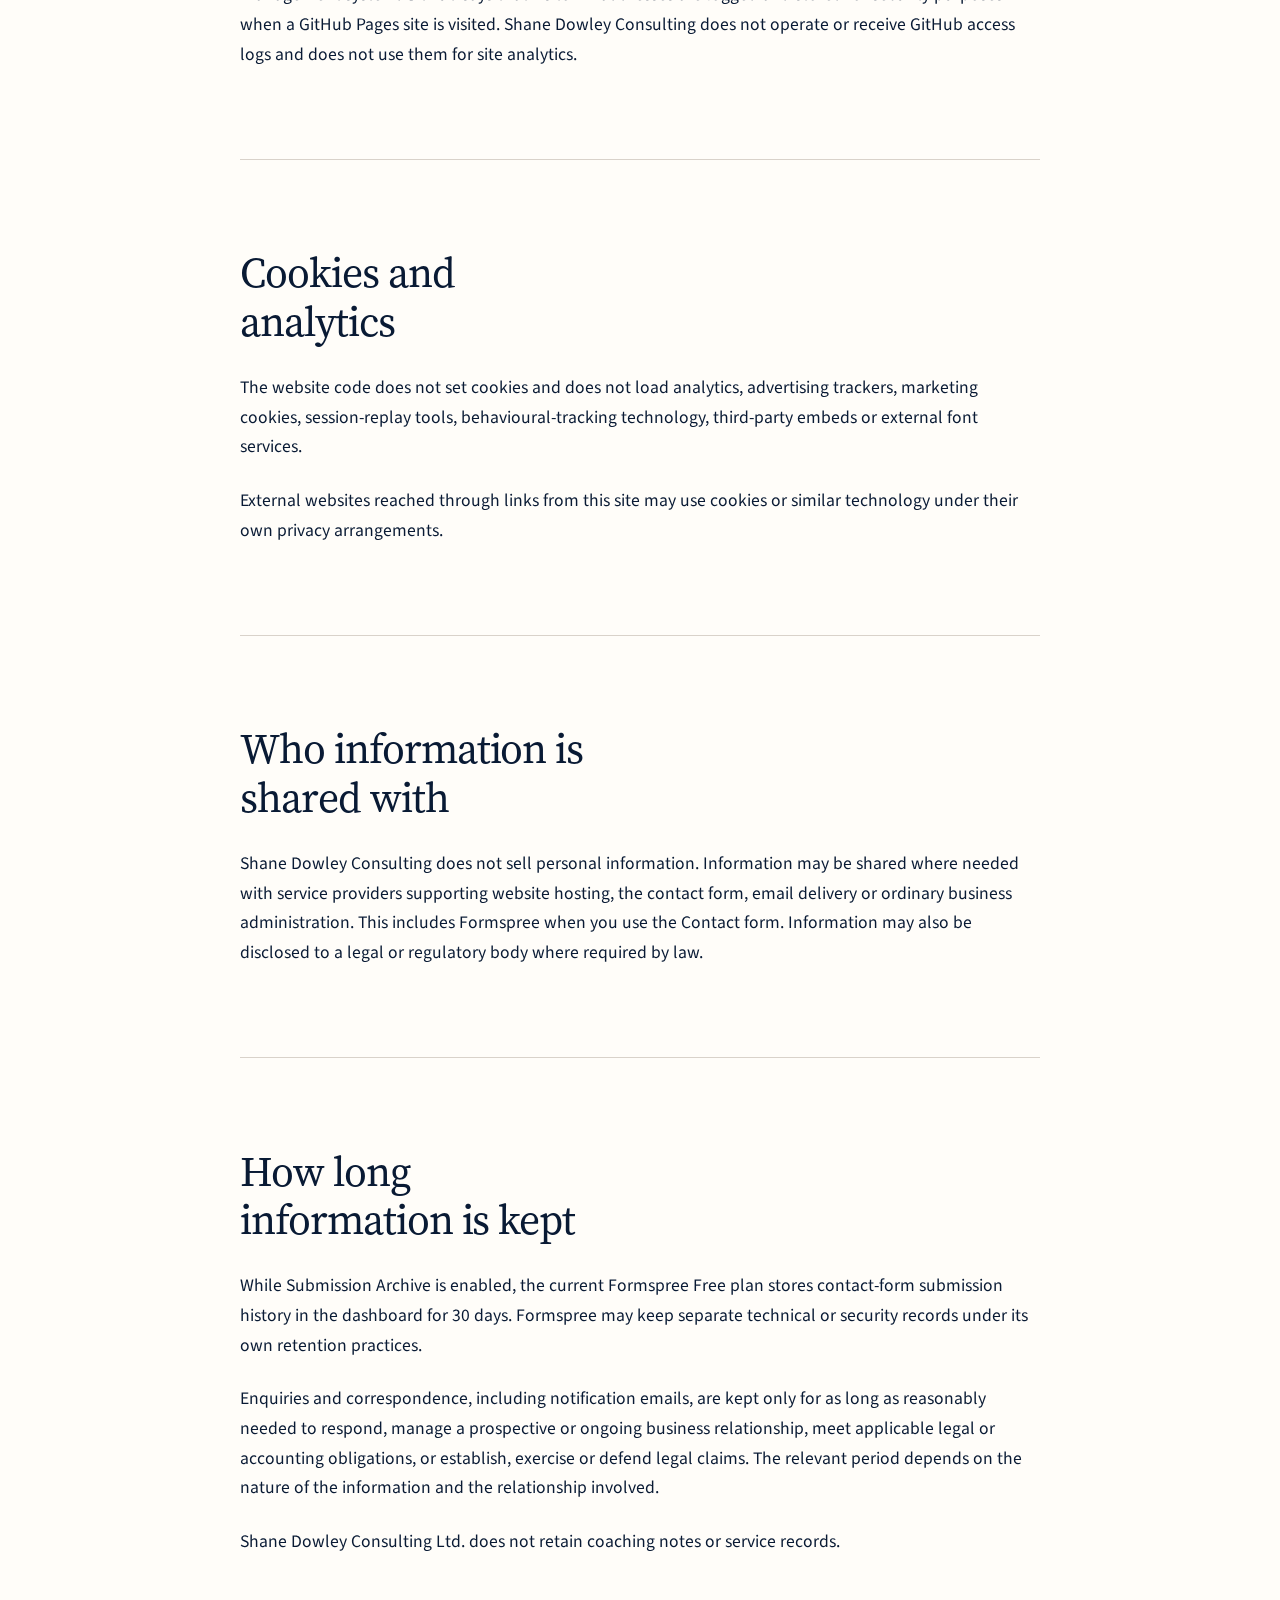
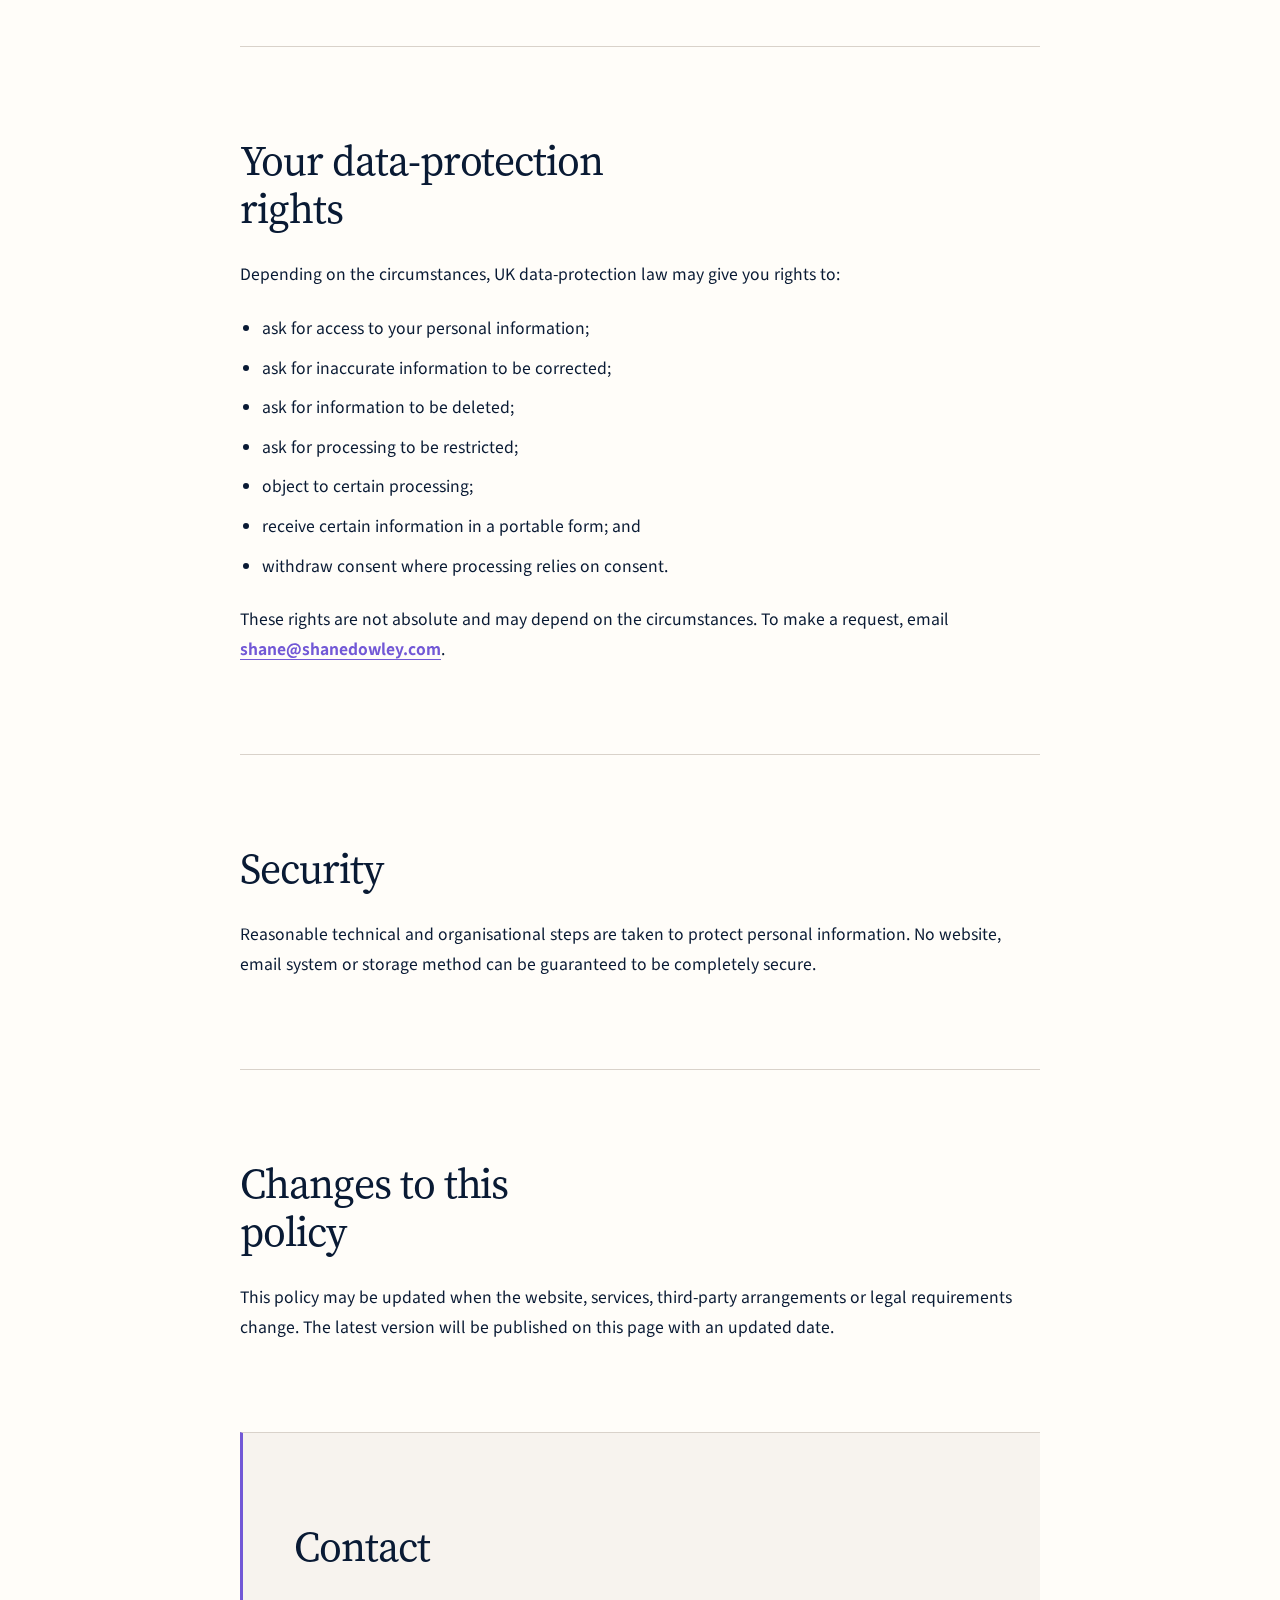
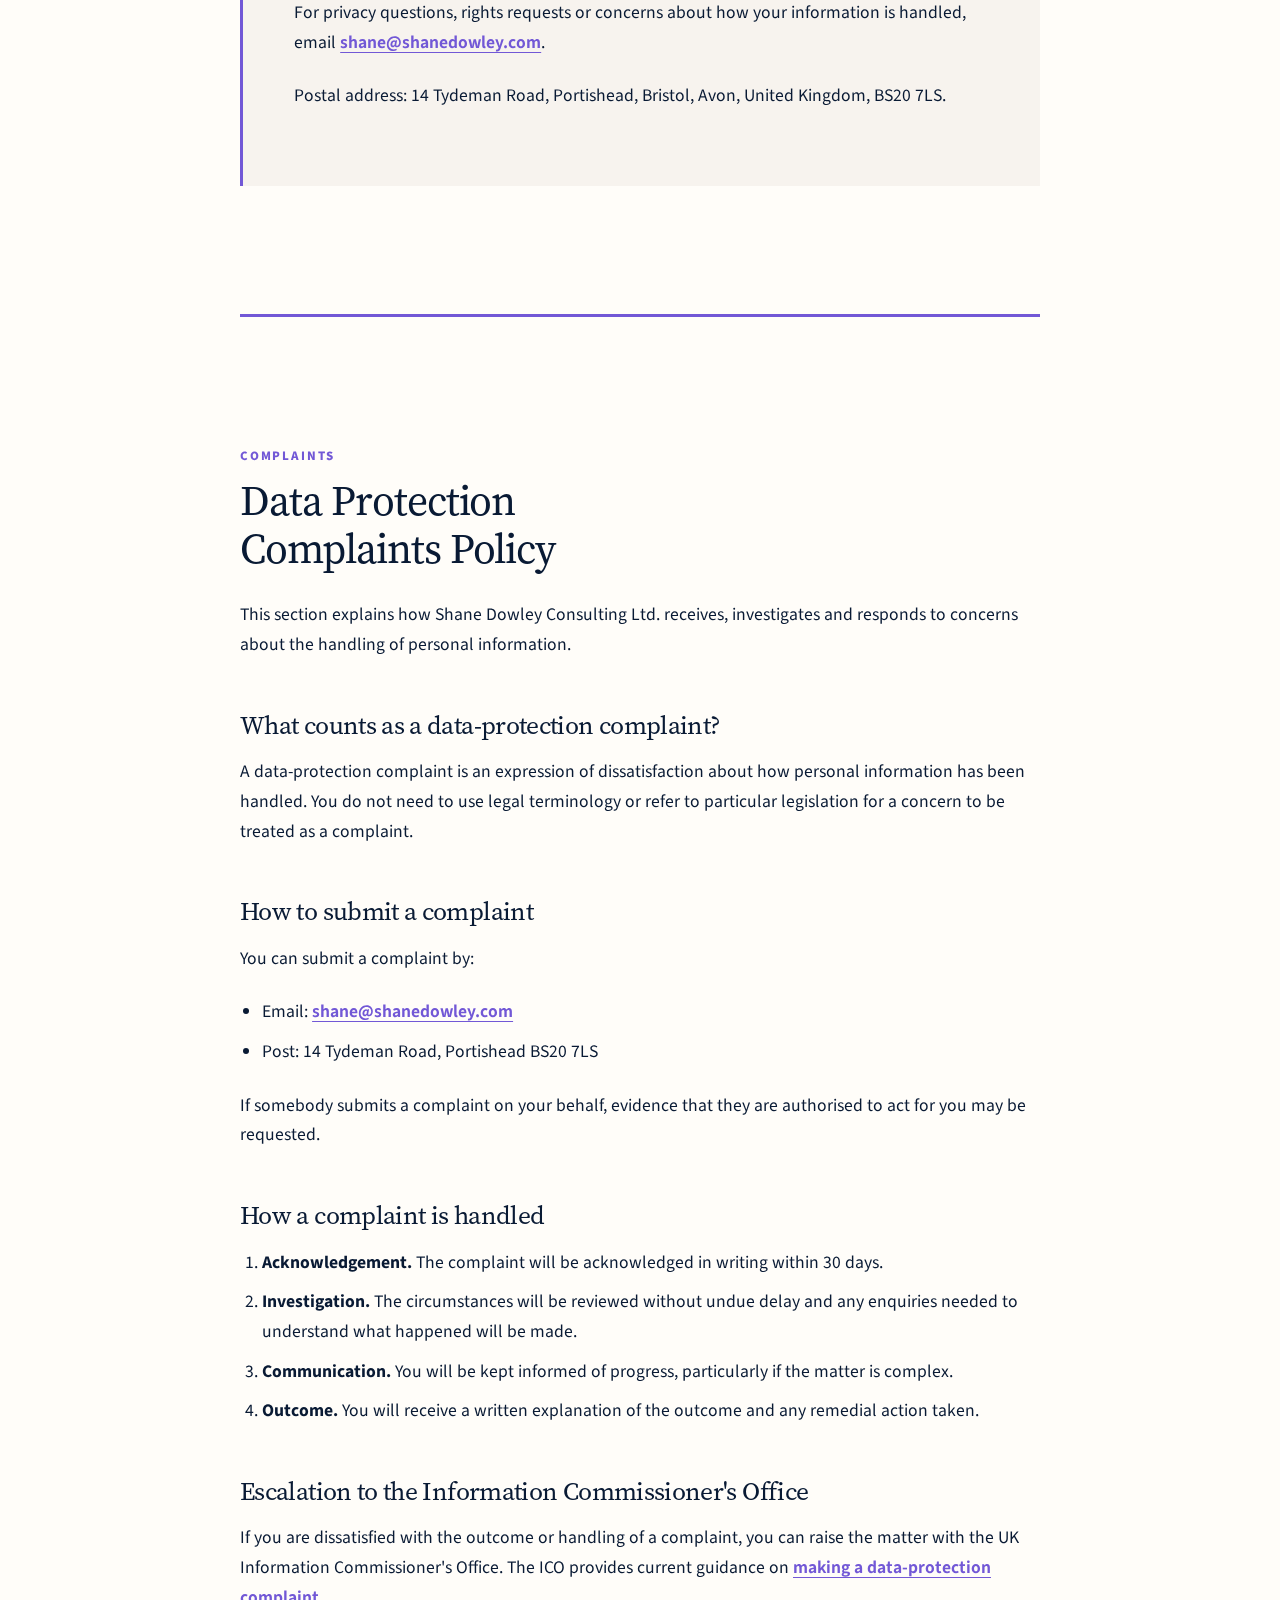
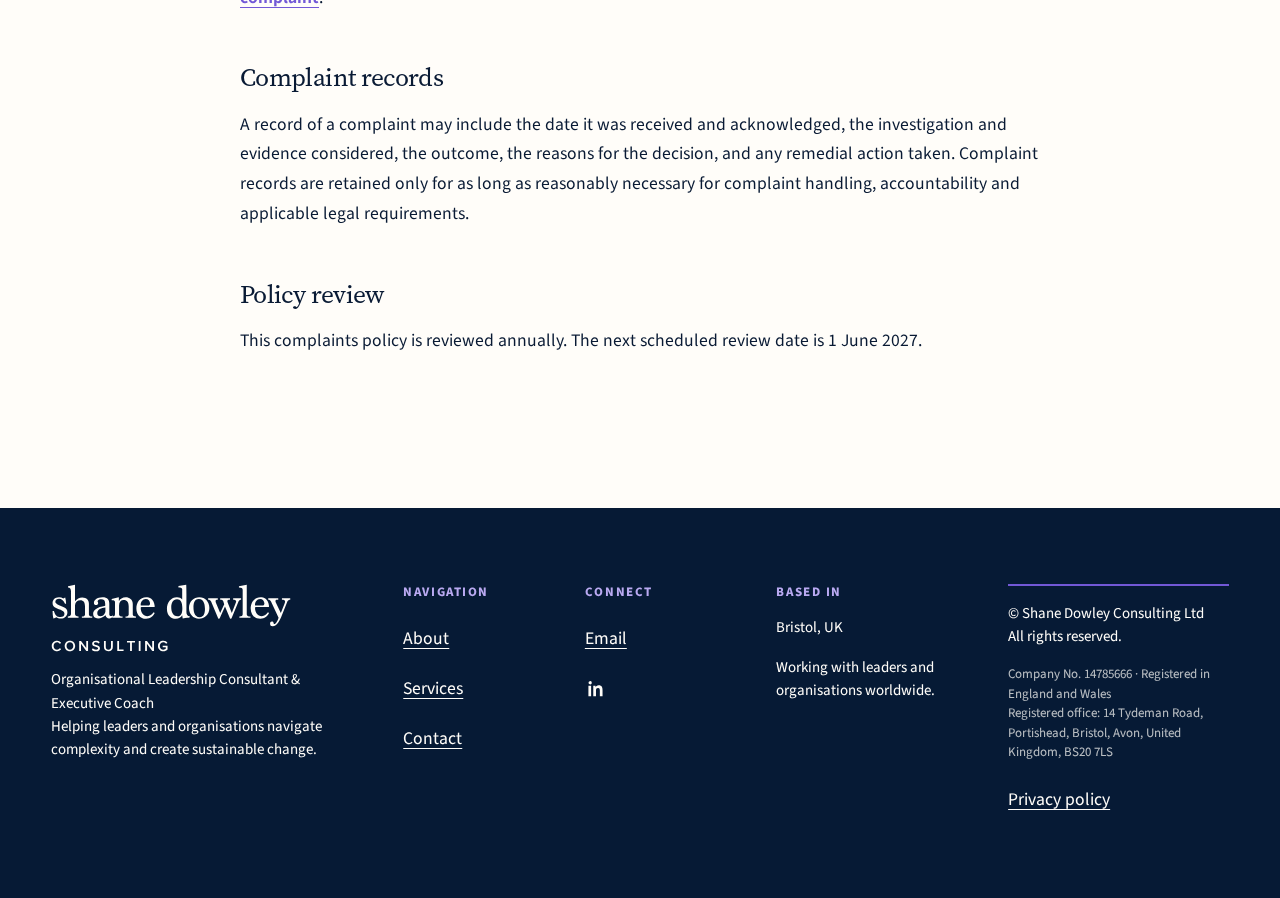
<file: privacy.html>
<!doctype html>
<html lang="en-GB">
  <head>
    <meta charset="utf-8" />
    <meta name="viewport" content="width=device-width, initial-scale=1" />
    <meta
      name="description"
      content="How Shane Dowley Consulting handles personal information when you use this website, make an enquiry or work with the business."
    />
    <meta name="theme-color" content="#061a35" />
    <title>Privacy Policy | Shane Dowley Consulting</title>
    <link rel="canonical" href="https://shanedowley.com/privacy.html" />
    <link rel="icon" href="/favicon.ico" sizes="32x32" />
    <link rel="icon" href="/assets/brand/favicon.svg" type="image/svg+xml" />
    <link rel="apple-touch-icon" href="/assets/brand/apple-touch-icon.png" />
    <meta
      property="og:title"
      content="Privacy Policy | Shane Dowley Consulting"
    />
    <meta
      property="og:description"
      content="How Shane Dowley Consulting handles personal information when you use this website, make an enquiry or work with the business."
    />
    <meta property="og:type" content="website" />
    <meta property="og:url" content="https://shanedowley.com/privacy.html" />
    <meta
      property="og:image"
      content="https://shanedowley.com/assets/brand/linkedin-share.png"
    />
    <meta property="og:image:width" content="1200" />
    <meta property="og:image:height" content="630" />
    <meta
      property="og:image:alt"
      content="Shane Dowley Consulting — Organisational Leadership Consulting &amp; Executive Coaching"
    />
    <link rel="stylesheet" href="assets/css/site.css?v=sr03-1" />
    <script src="assets/js/site.js?v=sr03-1" defer></script>
  </head>
  <body>
    <a class="skip-link" href="#main">Skip to content</a>

    <header class="site-header" data-site-navigation>
      <div class="container site-header__inner">
        <a class="site-brand" href="index.html">
          <img
            class="brand-asset"
            src="assets/brand/shane-dowley-consulting-logo-dark.svg"
            alt="Shane Dowley Consulting"
          />
        </a>

        <button
          class="menu-toggle"
          type="button"
          aria-expanded="false"
          aria-controls="primary-navigation"
          data-menu-toggle
          hidden
        >
          Menu
        </button>

        <nav
          class="primary-nav"
          id="primary-navigation"
          aria-label="Primary"
          data-menu-panel
          data-open="false"
        >
          <div class="primary-nav__about" data-about-menu>
            <a class="primary-nav__link" href="about.html">About</a>
            <span class="about-menu-indicator" aria-hidden="true">⌄</span>
            <button
              class="about-menu-toggle"
              type="button"
              aria-expanded="false"
              aria-controls="about-section-navigation"
              data-about-toggle
              hidden
            >
              <span class="visually-hidden">Show About sections</span>
              <span aria-hidden="true">⌄</span>
            </button>
            <ul
              class="about-submenu"
              id="about-section-navigation"
              aria-label="About sections"
              data-about-submenu
              data-open="false"
            >
              <li><a href="about.html#journey-heading">My Journey</a></li>
              <li>
                <a href="about.html#bring-heading">Who I am and what I bring</a>
              </li>
              <li>
                <a href="about.html#human-heading"
                  >A Human and Practical Approach</a
                >
              </li>
              <li><a href="about.html#experience-heading">Experience</a></li>
              <li><a href="about.html#why-heading">Why work with me?</a></li>
            </ul>
          </div>
          <a class="primary-nav__link" href="services.html">Services</a>
          <a class="primary-nav__link" href="contact.html">Contact</a>
          <a
            class="intro-link"
            href="https://calendly.com/shanedowley/intro-session"
            >Arrange an intro call <span aria-hidden="true">→</span></a
          >
        </nav>
      </div>
    </header>

    <main id="main" tabindex="-1">
      <section class="privacy-hero" aria-labelledby="privacy-heading">
        <div class="container privacy-hero__inner">
          <p class="privacy-eyebrow">Privacy</p>
          <h1 id="privacy-heading">Privacy Policy</h1>
          <p class="privacy-hero__intro">
            This policy explains how Shane Dowley Consulting Ltd handles
            personal information when you use this website, contact the business
            or work with us.
          </p>
          <p class="privacy-meta">Last updated: 7 September 2026</p>
        </div>
      </section>

      <article
        class="section section--spacious privacy-policy"
        aria-label="Privacy Policy and Data Protection Complaints Policy"
      >
        <div class="container privacy-policy__content">
          <section
            class="privacy-section"
            aria-labelledby="privacy-introduction"
          >
            <h2 id="privacy-introduction">Introduction</h2>
            <p>
              Shane Dowley Consulting Ltd is committed to protecting and
              respecting your privacy. This policy explains the personal
              information we may receive, how it may be used and the choices and
              rights available to you.
            </p>
            <p>
              If you have a question or concern about how your personal
              information is handled, email
              <a href="mailto:shane@shanedowley.com">shane@shanedowley.com</a>.
            </p>
          </section>

          <section class="privacy-section" aria-labelledby="privacy-who">
            <h2 id="privacy-who">Who we are</h2>
            <p>
              This website is operated by Shane Dowley Consulting Ltd, a
              UK-based consulting and coaching business. Shane Dowley Consulting
              Ltd is the controller responsible for personal information handled
              for the purposes described in this policy. The website address is
              <strong>shanedowley.com</strong>.
            </p>
          </section>

          <section
            class="privacy-section"
            aria-labelledby="privacy-information"
          >
            <h2 id="privacy-information">Information we may receive</h2>
            <p>
              The information we receive depends on how you choose to interact
              with us. It may include:
            </p>
            <ul>
              <li>your name and email address;</li>
              <li>your organisation, if you choose to provide it;</li>
              <li>the content of an enquiry or other correspondence; and</li>
              <li>
                information required for invoicing, accounting or other
                applicable legal obligations.
              </li>
            </ul>
            <p>
              GitHub Pages (where this site is hosted) and Formspree may also
              process technical or security information needed to deliver and
              protect their services. This does not mean that every item of
              service or security information is visible to Shane Dowley
              Consulting.
            </p>
          </section>

          <section class="privacy-section" aria-labelledby="privacy-use">
            <h2 id="privacy-use">How information is used</h2>
            <p>Personal information may be used to:</p>
            <ul>
              <li>
                respond to and manage professional enquiries and ordinary
                business correspondence;
              </li>
              <li>
                arrange services and manage a prospective or ongoing business
                relationship;
              </li>
              <li>protect the website and contact form from misuse;</li>
              <li>
                maintain invoices, accounting information and other necessary
                business-administration records; and
              </li>
              <li>
                meet legal, regulatory, tax or accounting obligations, or
                establish, exercise or defend legal claims, where applicable.
              </li>
            </ul>
          </section>

          <section class="privacy-section" aria-labelledby="privacy-bases">
            <h2 id="privacy-bases">Lawful bases for processing</h2>
            <p>
              The lawful basis depends on the context in which information is
              provided and used. The bases that may apply are:
            </p>
            <ul>
              <li>
                <strong>Contract</strong> — where processing is needed to take
                requested steps before entering into an agreement or to provide
                agreed services.
              </li>
              <li>
                <strong>Legitimate interests</strong> — where processing is
                needed to respond to and manage professional enquiries, handle
                ordinary business correspondence and administration, or protect
                the website and form from misuse, provided those interests are
                not overridden by your rights.
              </li>
              <li>
                <strong>Legal obligation</strong> — where information must be
                handled or retained to meet an applicable legal or regulatory
                requirement.
              </li>
            </ul>
            <p>
              Submitting the Contact form is not treated as consent to
              marketing.
            </p>
          </section>

          <section class="privacy-section" aria-labelledby="privacy-enquiries">
            <h2 id="privacy-enquiries">Contact enquiries and Formspree</h2>
            <p>
              The Contact form asks for your name, email address, organisation
              if you choose to provide it, and enquiry message. When you submit
              the form, this information is sent directly from your browser to
              Formspree, which provides the website's contact-form service and
              processes the submission on behalf of the business.
            </p>
            <p>
              Submission Archive is enabled. On the current Formspree Free plan,
              submission history is stored in the Formspree dashboard for 30
              days. Formspree also sends a notification containing the submitted
              information to
              <a href="mailto:shane@shanedowley.com">shane@shanedowley.com</a>.
            </p>
            <p>
              Formspree may process technical information associated with a
              submission for service operation, security and fraud or spam
              prevention. It may retain technical and security records
              separately under its own retention practices; these records are
              not covered by the 30-day submission-history period and are not
              necessarily visible to Shane Dowley Consulting Ltd.
            </p>
            <p>
              Formspree uses infrastructure in the United States, so using the
              Contact form can involve international processing. Formspree says
              that it takes steps to ensure personal information transferred
              outside Europe continues to receive appropriate protections.
            </p>
            <p>
              You can instead make an enquiry directly by emailing
              <a href="mailto:shane@shanedowley.com">shane@shanedowley.com</a>.
            </p>
          </section>

          <section class="privacy-section" aria-labelledby="privacy-booking">
            <h2 id="privacy-booking">Arranging an intro call</h2>
            <p>
              The “Arrange an intro call” links take you to Calendly. Calendly
              is not embedded in this website and no Calendly script runs here.
              If you follow the link and provide information to Calendly, that
              information is handled under Calendly's own privacy arrangements.
            </p>
          </section>

          <section
            class="privacy-section"
            aria-labelledby="privacy-third-parties"
          >
            <h2 id="privacy-third-parties">Third-party services and links</h2>
            <p>
              The website also contains a normal outbound link to LinkedIn.
              LinkedIn is not embedded in the website and no LinkedIn script,
              pixel or software development kit runs here. If you follow an
              external link, the destination service operates under its own
              terms and privacy practices.
            </p>
            <p>
              This website is a static site hosted with GitHub Pages. It has no
              application server, database or content-management system. GitHub
              says that visitor IP addresses are logged and stored for security
              purposes when a GitHub Pages site is visited. Shane Dowley
              Consulting does not operate or receive GitHub access logs and does
              not use them for site analytics.
            </p>
          </section>

          <section class="privacy-section" aria-labelledby="privacy-cookies">
            <h2 id="privacy-cookies">Cookies and analytics</h2>
            <p>
              The website code does not set cookies and does not load analytics,
              advertising trackers, marketing cookies, session-replay tools,
              behavioural-tracking technology, third-party embeds or external
              font services.
            </p>
            <p>
              External websites reached through links from this site may use
              cookies or similar technology under their own privacy
              arrangements.
            </p>
          </section>

          <section class="privacy-section" aria-labelledby="privacy-sharing">
            <h2 id="privacy-sharing">Who information is shared with</h2>
            <p>
              Shane Dowley Consulting does not sell personal information.
              Information may be shared where needed with service providers
              supporting website hosting, the contact form, email delivery or
              ordinary business administration. This includes Formspree when you
              use the Contact form. Information may also be disclosed to a legal
              or regulatory body where required by law.
            </p>
          </section>

          <section class="privacy-section" aria-labelledby="privacy-retention">
            <h2 id="privacy-retention">How long information is kept</h2>
            <p>
              While Submission Archive is enabled, the current Formspree Free
              plan stores contact-form submission history in the dashboard for
              30 days. Formspree may keep separate technical or security records
              under its own retention practices.
            </p>
            <p>
              Enquiries and correspondence, including notification emails, are
              kept only for as long as reasonably needed to respond, manage a
              prospective or ongoing business relationship, meet applicable
              legal or accounting obligations, or establish, exercise or defend
              legal claims. The relevant period depends on the nature of the
              information and the relationship involved.
            </p>
            <p>
              Shane Dowley Consulting Ltd. does not retain coaching notes or
              service records.
            </p>
          </section>

          <section class="privacy-section" aria-labelledby="privacy-rights">
            <h2 id="privacy-rights">Your data-protection rights</h2>
            <p>
              Depending on the circumstances, UK data-protection law may give
              you rights to:
            </p>
            <ul>
              <li>ask for access to your personal information;</li>
              <li>ask for inaccurate information to be corrected;</li>
              <li>ask for information to be deleted;</li>
              <li>ask for processing to be restricted;</li>
              <li>object to certain processing;</li>
              <li>receive certain information in a portable form; and</li>
              <li>withdraw consent where processing relies on consent.</li>
            </ul>
            <p>
              These rights are not absolute and may depend on the circumstances.
              To make a request, email
              <a href="mailto:shane@shanedowley.com">shane@shanedowley.com</a>.
            </p>
          </section>

          <section class="privacy-section" aria-labelledby="privacy-security">
            <h2 id="privacy-security">Security</h2>
            <p>
              Reasonable technical and organisational steps are taken to protect
              personal information. No website, email system or storage method
              can be guaranteed to be completely secure.
            </p>
          </section>

          <section class="privacy-section" aria-labelledby="privacy-changes">
            <h2 id="privacy-changes">Changes to this policy</h2>
            <p>
              This policy may be updated when the website, services, third-party
              arrangements or legal requirements change. The latest version will
              be published on this page with an updated date.
            </p>
          </section>

          <section
            class="privacy-section privacy-contact"
            aria-labelledby="privacy-contact"
          >
            <h2 id="privacy-contact">Contact</h2>
            <p>
              For privacy questions, rights requests or concerns about how your
              information is handled, email
              <a href="mailto:shane@shanedowley.com">shane@shanedowley.com</a>.
            </p>
            <p>
              Postal address: 14 Tydeman Road, Portishead, Bristol, Avon, United
              Kingdom, BS20 7LS.
            </p>
          </section>

          <section
            class="privacy-section complaints-policy"
            aria-labelledby="complaints-heading"
          >
            <p class="privacy-eyebrow">Complaints</p>
            <h2 id="complaints-heading">Data Protection Complaints Policy</h2>
            <p>
              This section explains how Shane Dowley Consulting Ltd. receives,
              investigates and responds to concerns about the handling of
              personal information.
            </p>

            <h3>What counts as a data-protection complaint?</h3>
            <p>
              A data-protection complaint is an expression of dissatisfaction
              about how personal information has been handled. You do not need
              to use legal terminology or refer to particular legislation for a
              concern to be treated as a complaint.
            </p>

            <h3>How to submit a complaint</h3>
            <p>You can submit a complaint by:</p>
            <ul>
              <li>
                Email:
                <a href="mailto:shane@shanedowley.com">shane@shanedowley.com</a>
              </li>
              <li>Post: 14 Tydeman Road, Portishead BS20 7LS</li>
            </ul>
            <p>
              If somebody submits a complaint on your behalf, evidence that they
              are authorised to act for you may be requested.
            </p>

            <h3>How a complaint is handled</h3>
            <ol>
              <li>
                <strong>Acknowledgement.</strong> The complaint will be
                acknowledged in writing within 30 days.
              </li>
              <li>
                <strong>Investigation.</strong> The circumstances will be
                reviewed without undue delay and any enquiries needed to
                understand what happened will be made.
              </li>
              <li>
                <strong>Communication.</strong> You will be kept informed of
                progress, particularly if the matter is complex.
              </li>
              <li>
                <strong>Outcome.</strong> You will receive a written explanation
                of the outcome and any remedial action taken.
              </li>
            </ol>

            <h3>Escalation to the Information Commissioner's Office</h3>
            <p>
              If you are dissatisfied with the outcome or handling of a
              complaint, you can raise the matter with the UK Information
              Commissioner's Office. The ICO provides current guidance on
              <a
                href="https://ico.org.uk/make-a-complaint/data-protection-complaints/"
                >making a data-protection complaint</a
              >.
            </p>

            <h3>Complaint records</h3>
            <p>
              A record of a complaint may include the date it was received and
              acknowledged, the investigation and evidence considered, the
              outcome, the reasons for the decision, and any remedial action
              taken. Complaint records are retained only for as long as
              reasonably necessary for complaint handling, accountability and
              applicable legal requirements.
            </p>

            <h3>Policy review</h3>
            <p>
              This complaints policy is reviewed annually. The next scheduled
              review date is 1 June 2027.
            </p>
          </section>
        </div>
      </article>
    </main>

    <footer class="site-footer">
      <div class="container site-footer__grid">
        <div class="site-footer__brand">
          <a class="site-brand" href="index.html">
            <img
              class="brand-asset"
              src="assets/brand/shane-dowley-consulting-logo-light.svg"
              alt="Shane Dowley Consulting"
            />
          </a>
          <p>
            Organisational Leadership Consultant &amp; Executive Coach<br />Helping
            leaders and organisations navigate complexity and create sustainable
            change.
          </p>
        </div>
        <div>
          <h2 class="site-footer__heading">Navigation</h2>
          <nav aria-label="Footer">
            <a href="about.html">About</a>
            <a href="services.html">Services</a>
            <a href="contact.html">Contact</a>
          </nav>
        </div>
        <div>
          <h2 class="site-footer__heading">Connect</h2>
          <nav aria-label="Connect">
            <a href="mailto:shane@shanedowley.com">Email</a>
            <a
              class="site-footer__social-link"
              href="https://www.linkedin.com/in/shanedowley/"
              target="_blank"
              rel="noopener noreferrer"
              aria-label="Shane Dowley on LinkedIn"
            >
              <svg viewBox="0 0 24 24" aria-hidden="true" focusable="false">
                <path
                  d="M5.3 3.5A1.8 1.8 0 1 1 5.3 7a1.8 1.8 0 0 1 0-3.5ZM3.8 8.5h3v11.7h-3V8.5Zm5 0h2.9v1.6h.1c.4-.8 1.4-2 3.4-2 3.6 0 4.3 2.4 4.3 5.5v6.6h-3v-5.8c0-1.4 0-3.2-2-3.2s-2.3 1.5-2.3 3.1v5.9h-3V8.5Z"
                />
              </svg>
            </a>
          </nav>
        </div>
        <div>
          <h2 class="site-footer__heading">Based in</h2>
          <p>Bristol, UK</p>
          <p>Working with leaders and organisations worldwide.</p>
        </div>
        <div class="site-footer__legal">
          <p>© Shane Dowley Consulting Ltd<br />All rights reserved.</p>
          <p class="site-footer__company-details">
            Company No. 14785666 · Registered in England and Wales<br />Registered
            office: 14 Tydeman Road, Portishead, Bristol, Avon, United Kingdom,
            BS20 7LS
          </p>
          <a href="privacy.html" aria-current="page">Privacy policy</a>
        </div>
      </div>
    </footer>
  </body>
</html>
</file>
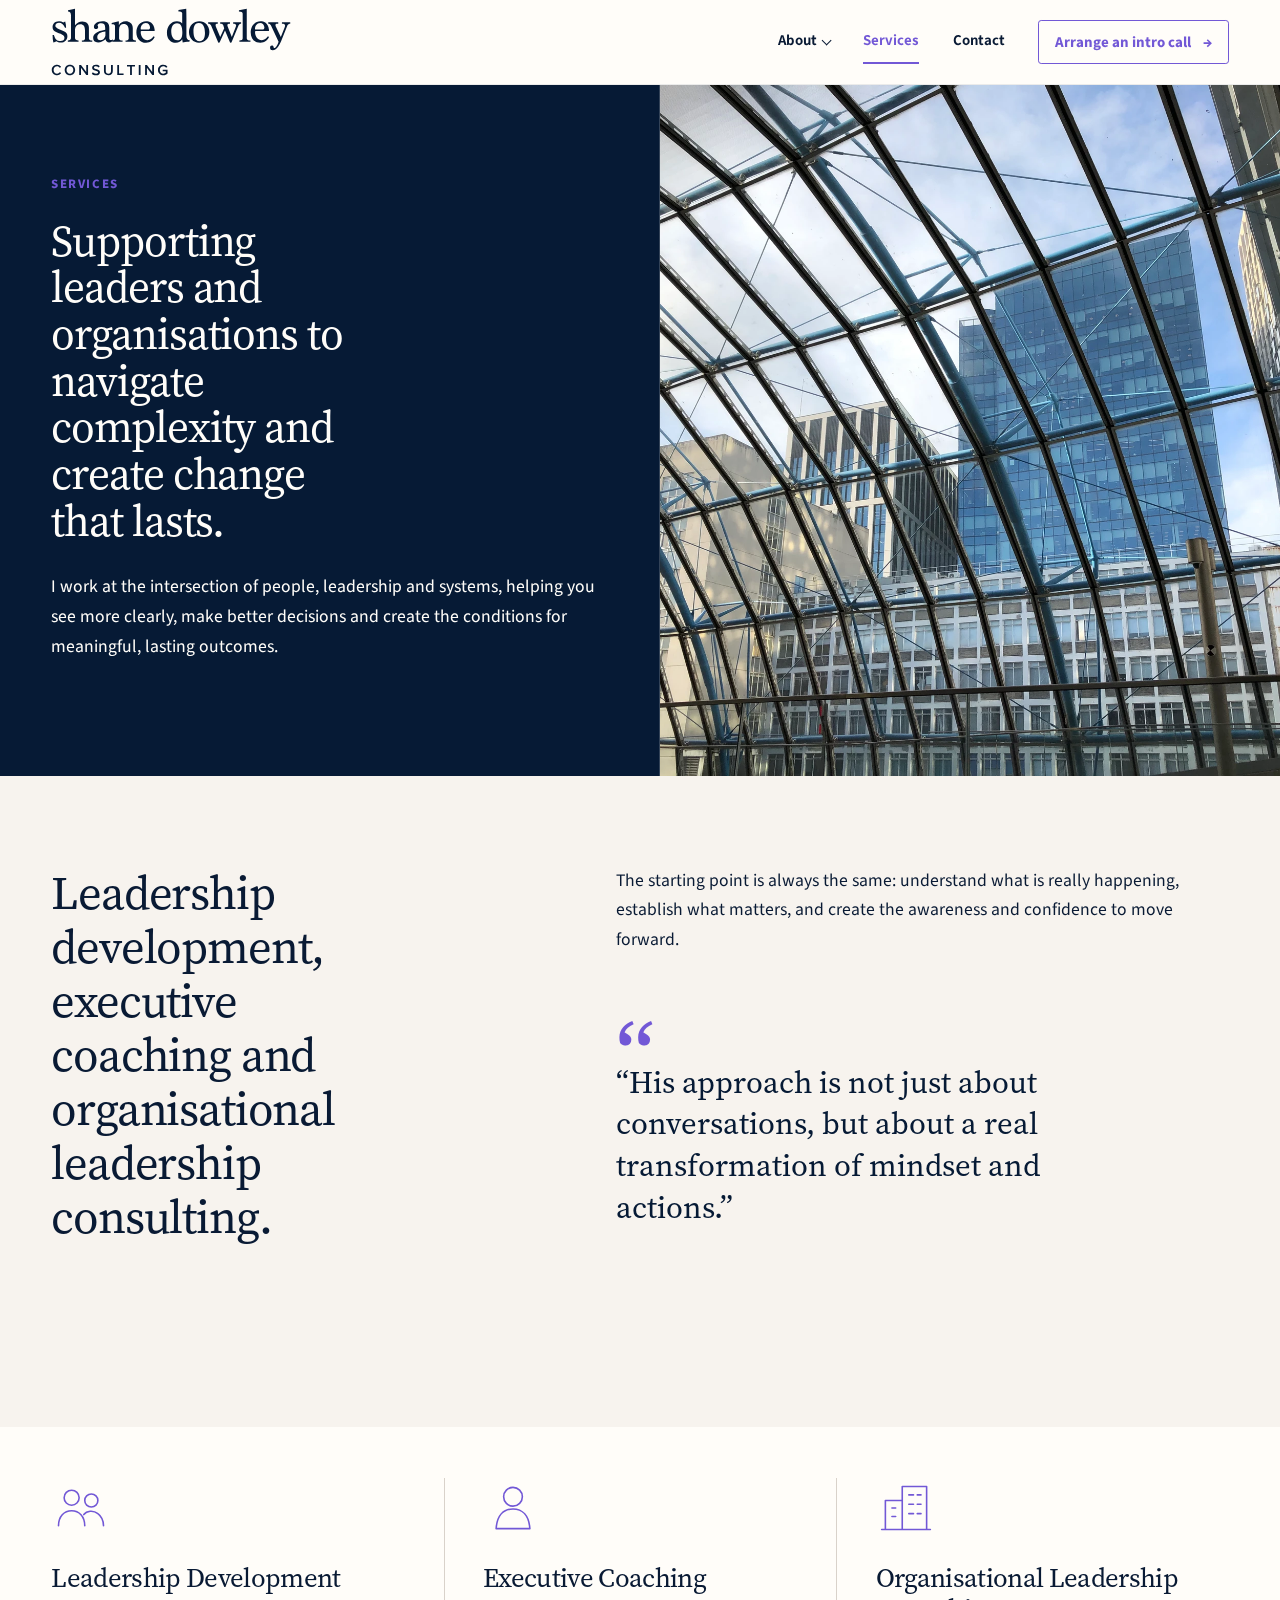
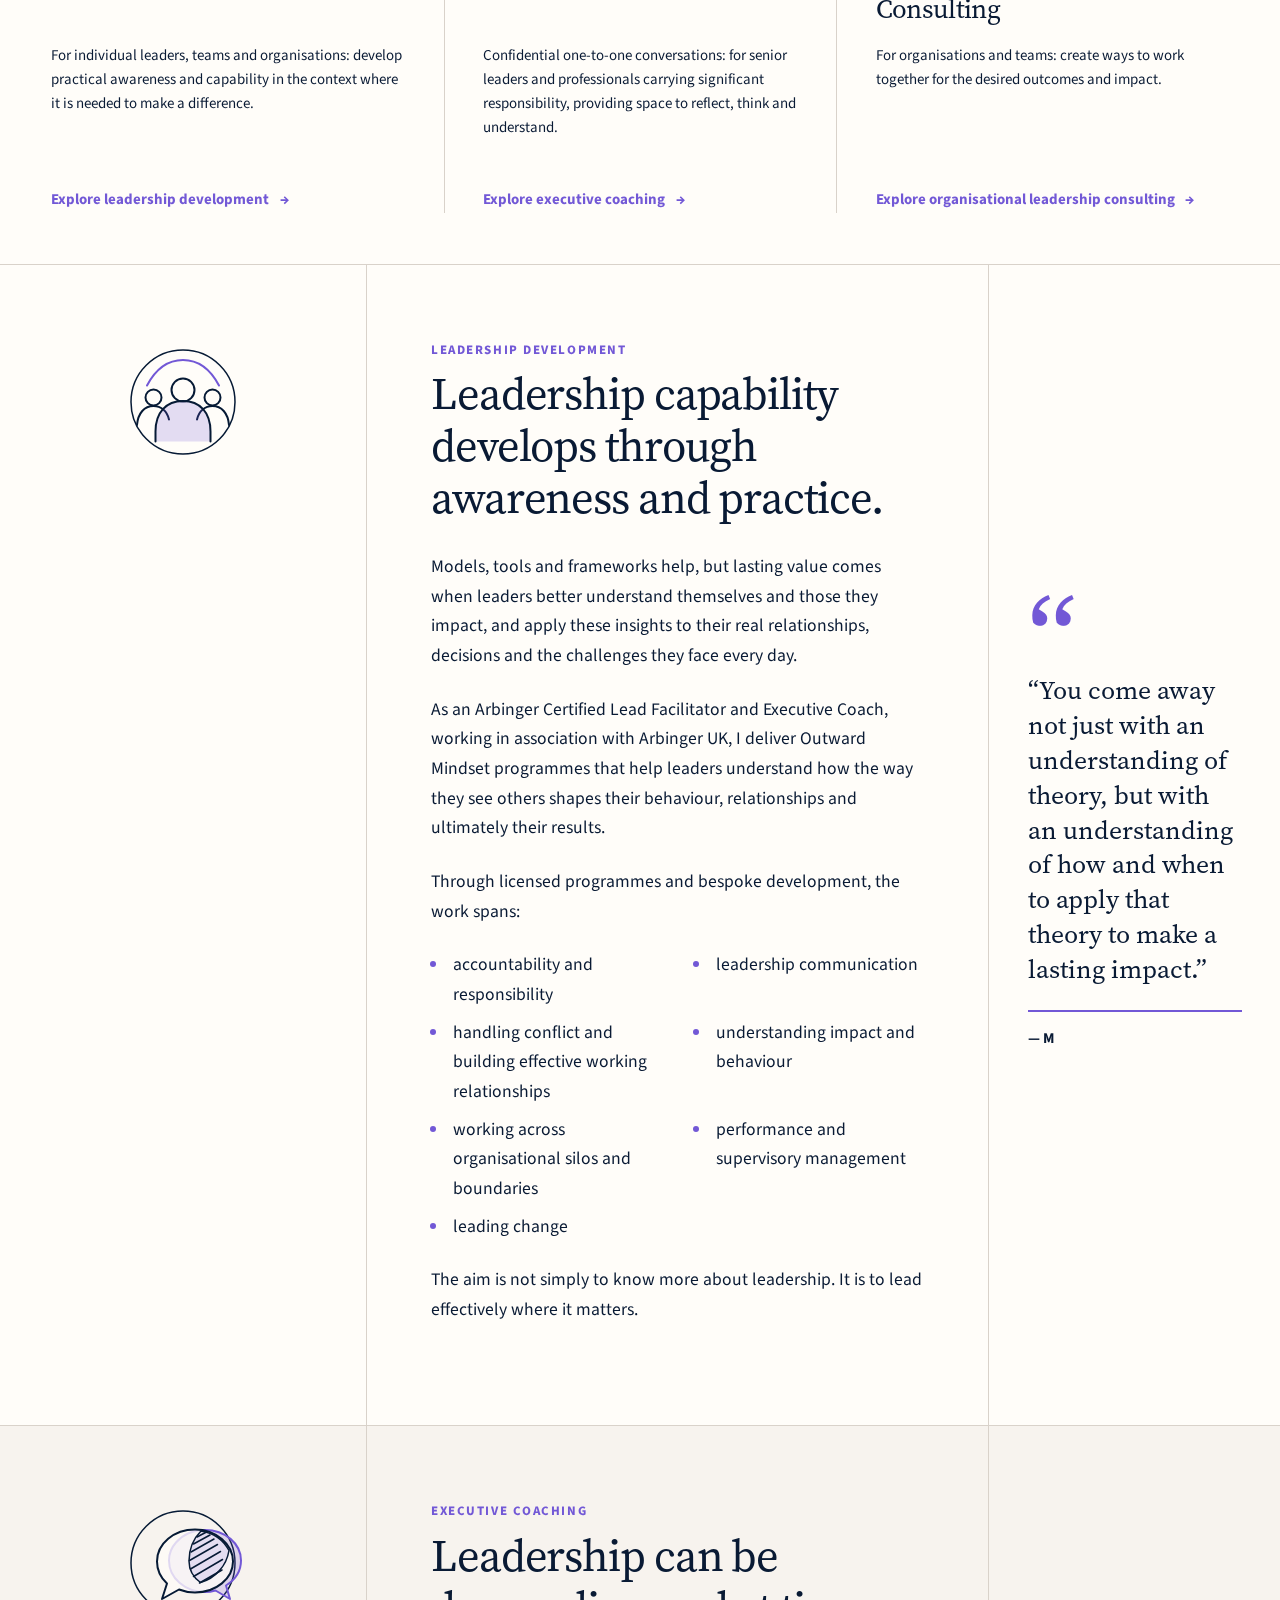
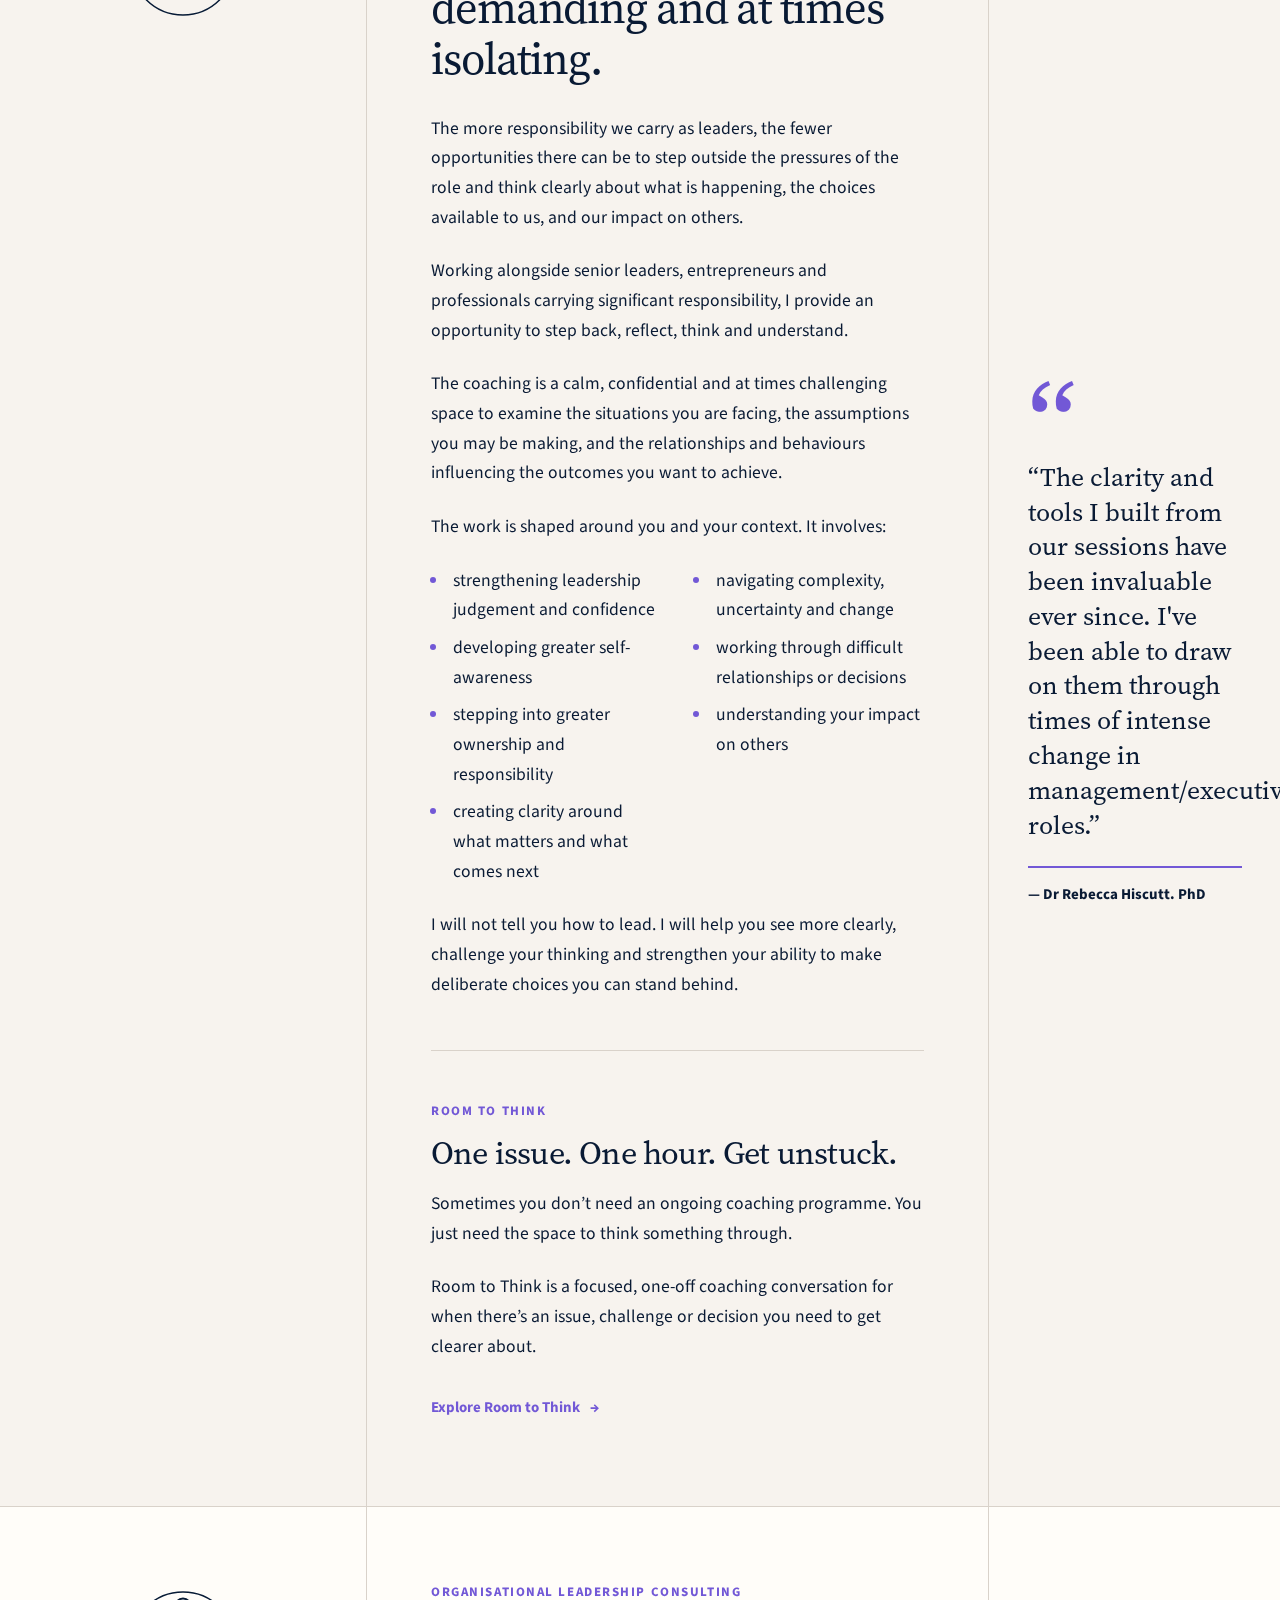
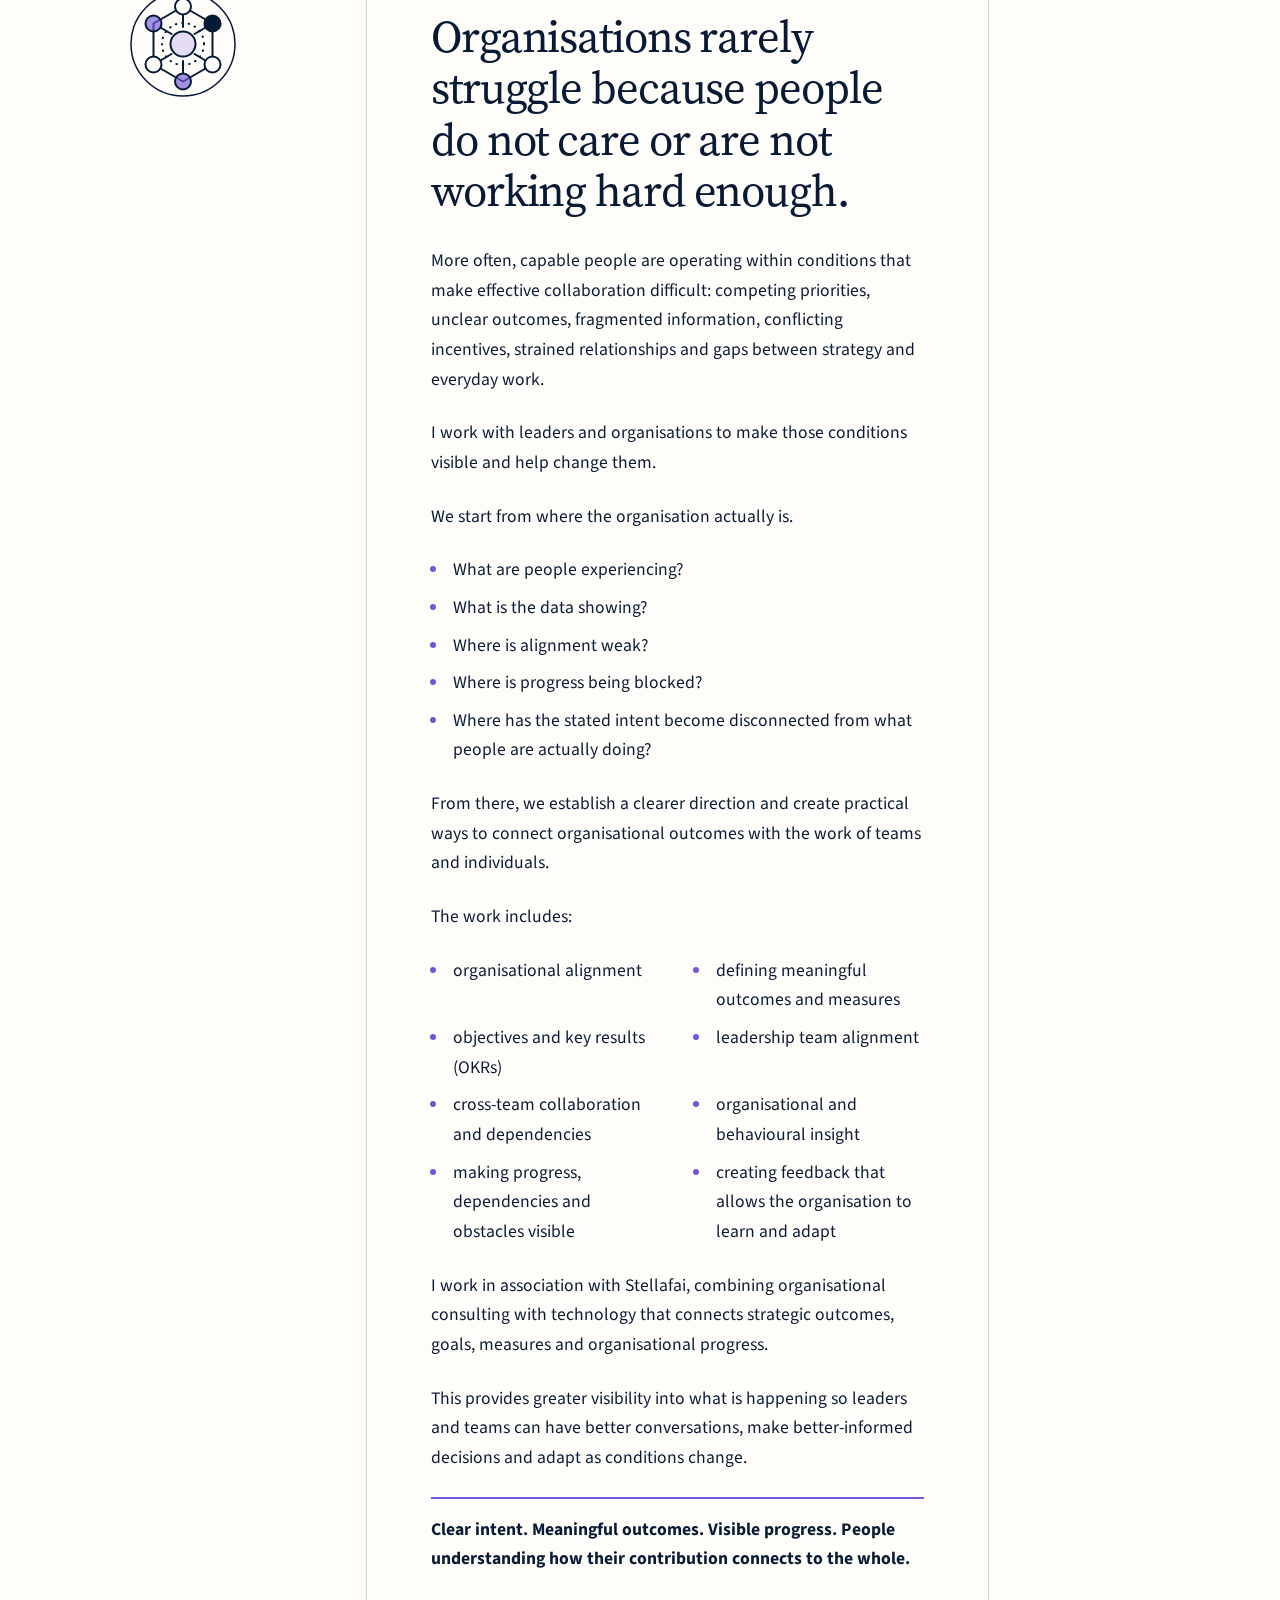
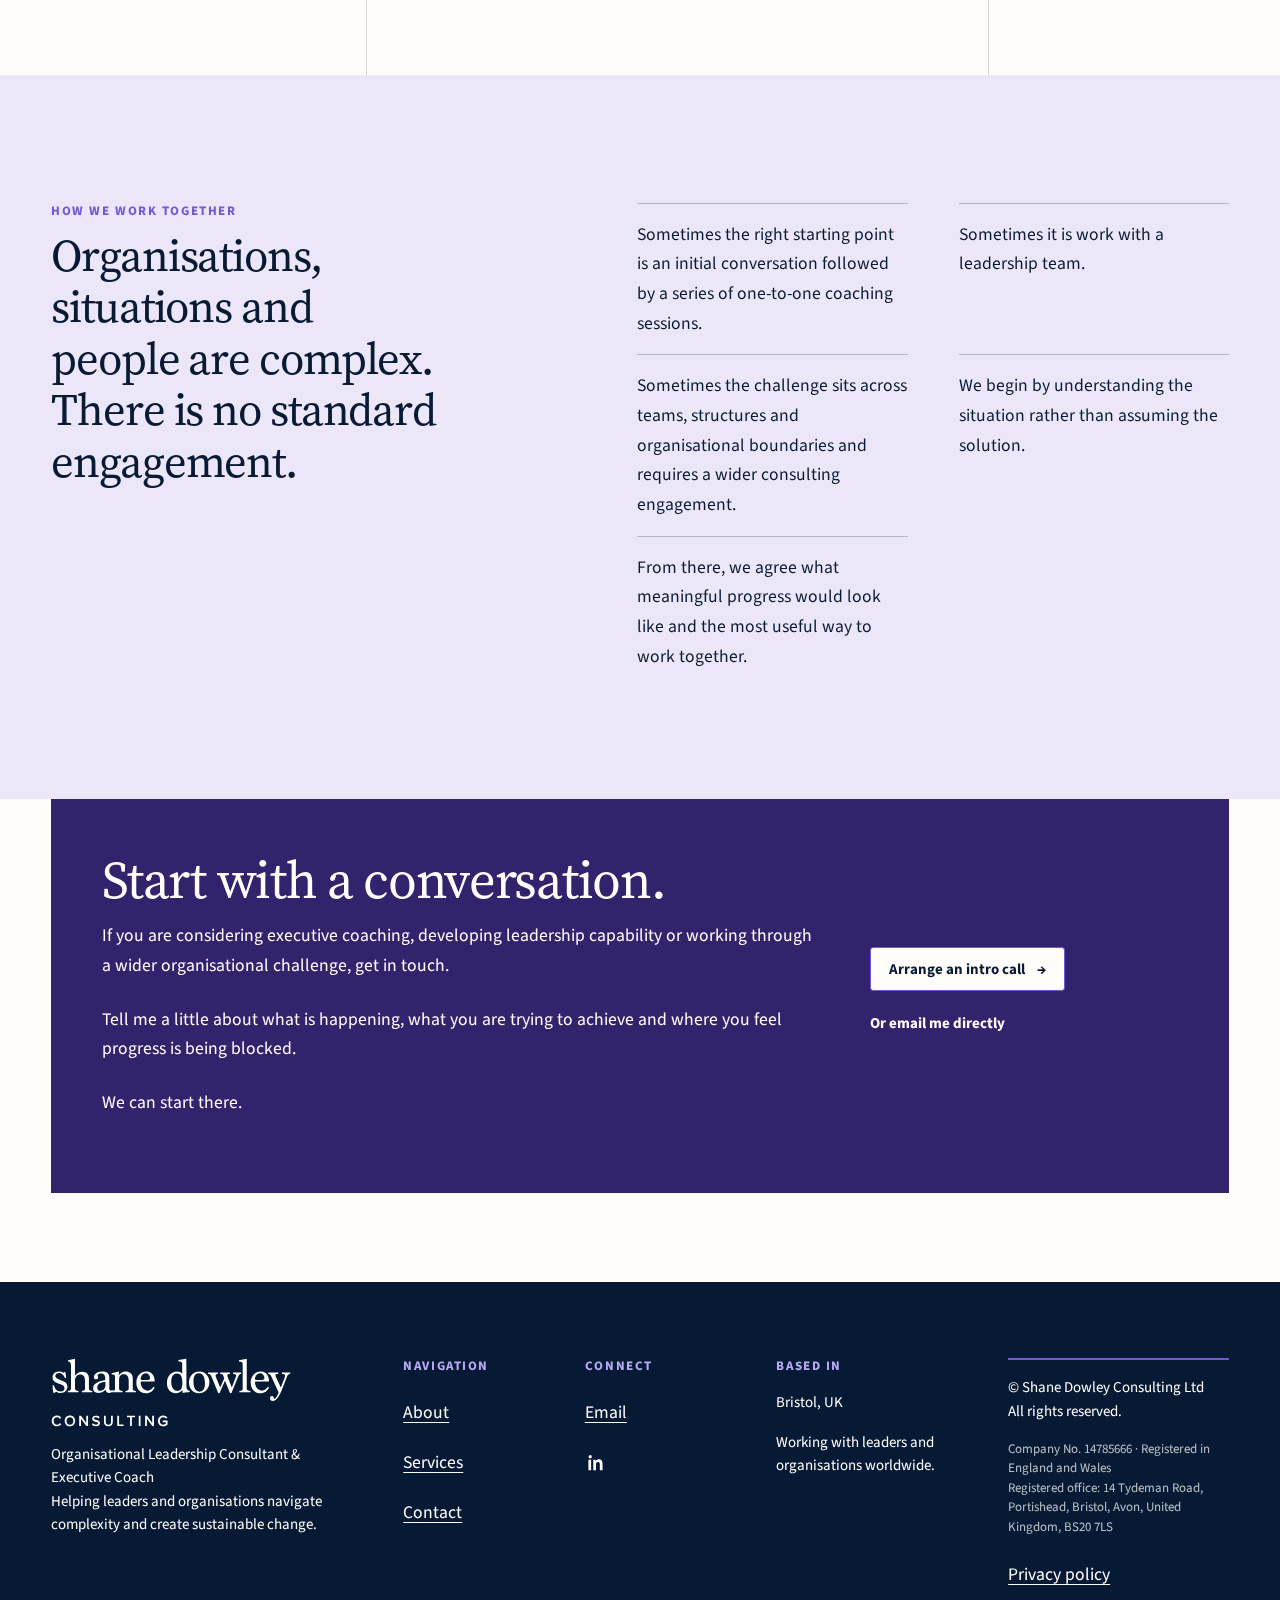
<file: services.html>
<!doctype html>
<html lang="en-GB">
  <head>
    <meta charset="utf-8" />
    <meta name="viewport" content="width=device-width, initial-scale=1" />
    <meta
      name="description"
      content="Leadership development, executive coaching and organisational leadership consulting to help leaders and organisations navigate complexity and create lasting change."
    />
    <meta name="theme-color" content="#061a35" />
    <title>Services | Shane Dowley Consulting</title>
    <link rel="canonical" href="https://shanedowley.com/services.html" />
    <link rel="icon" href="/favicon.ico" sizes="32x32" />
    <link rel="icon" href="/assets/brand/favicon.svg" type="image/svg+xml" />
    <link rel="apple-touch-icon" href="/assets/brand/apple-touch-icon.png" />
    <meta property="og:title" content="Services | Shane Dowley Consulting" />
    <meta
      property="og:description"
      content="Leadership development, executive coaching and organisational leadership consulting to help leaders and organisations navigate complexity and create lasting change."
    />
    <meta property="og:type" content="website" />
    <meta property="og:url" content="https://shanedowley.com/services.html" />
    <meta
      property="og:image"
      content="https://shanedowley.com/assets/brand/linkedin-share.png"
    />
    <meta property="og:image:width" content="1200" />
    <meta property="og:image:height" content="630" />
    <meta
      property="og:image:alt"
      content="Shane Dowley Consulting — Organisational Leadership Consulting &amp; Executive Coaching"
    />
    <link rel="stylesheet" href="assets/css/site.css?v=sr09-2" />
    <script src="assets/js/site.js?v=sr03-1" defer></script>
  </head>
  <body>
    <a class="skip-link" href="#main">Skip to content</a>

    <header class="site-header" data-site-navigation>
      <div class="container site-header__inner">
        <a class="site-brand" href="index.html">
          <img
            class="brand-asset"
            src="assets/brand/shane-dowley-consulting-logo-dark.svg"
            alt="Shane Dowley Consulting"
          />
        </a>

        <button
          class="menu-toggle"
          type="button"
          aria-expanded="false"
          aria-controls="primary-navigation"
          data-menu-toggle
          hidden
        >
          Menu
        </button>

        <nav
          class="primary-nav"
          id="primary-navigation"
          aria-label="Primary"
          data-menu-panel
          data-open="false"
        >
          <div class="primary-nav__about" data-about-menu>
            <a class="primary-nav__link" href="about.html">About</a>
            <span class="about-menu-indicator" aria-hidden="true">⌄</span>
            <button
              class="about-menu-toggle"
              type="button"
              aria-expanded="false"
              aria-controls="about-section-navigation"
              data-about-toggle
              hidden
            >
              <span class="visually-hidden">Show About sections</span>
              <span aria-hidden="true">⌄</span>
            </button>
            <ul
              class="about-submenu"
              id="about-section-navigation"
              aria-label="About sections"
              data-about-submenu
              data-open="false"
            >
              <li><a href="about.html#journey-heading">My Journey</a></li>
              <li>
                <a href="about.html#bring-heading">Who I am and what I bring</a>
              </li>
              <li>
                <a href="about.html#human-heading"
                  >A Human and Practical Approach</a
                >
              </li>
              <li><a href="about.html#experience-heading">Experience</a></li>
              <li><a href="about.html#why-heading">Why work with me?</a></li>
            </ul>
          </div>
          <a class="primary-nav__link" href="services.html" aria-current="page"
            >Services</a
          >
          <a class="primary-nav__link" href="contact.html">Contact</a>
          <a
            class="intro-link"
            href="https://calendly.com/shanedowley/intro-session"
            >Arrange an intro call <span aria-hidden="true">→</span></a
          >
        </nav>
      </div>
    </header>

    <main id="main" tabindex="-1">
      <section class="services-hero" aria-labelledby="services-page-heading">
        <div class="services-hero__grid">
          <div class="services-hero__content">
            <p class="services-eyebrow">Services</p>
            <h1 id="services-page-heading">
              Supporting leaders and organisations to navigate complexity and
              create change that lasts.
            </h1>
            <p>
              I work at the intersection of people, leadership and systems,
              helping you see more clearly, make better decisions and create the
              conditions for meaningful, lasting outcomes.
            </p>
          </div>
          <picture class="services-hero__image">
            <source srcset="assets/img/services-hero.webp" type="image/webp" />
            <img
              src="assets/img/services-hero.jpg"
              alt=""
              width="1800"
              height="1350"
              loading="eager"
              fetchpriority="high"
            />
          </picture>
        </div>
      </section>

      <section
        class="section services-introduction"
        aria-labelledby="services-introduction-heading"
      >
        <div class="container services-introduction__grid">
          <div>
            <h2 id="services-introduction-heading">
              Leadership development, executive coaching and organisational
              leadership consulting.
            </h2>
          </div>
          <div class="reading-width services-introduction__evidence">
            <p>
              The starting point is always the same: understand what is really
              happening, establish what matters, and create the awareness and
              confidence to move forward.
            </p>
            <blockquote class="services-introduction__quote">
              <span class="services-introduction__quote-mark" aria-hidden="true"
                >“</span
              >
              “His approach is not just about conversations, but about a real
              transformation of mindset and actions.”
            </blockquote>
          </div>
        </div>
      </section>

      <nav
        class="section service-navigation"
        aria-label="Services on this page"
      >
        <div
          class="container service-summaries service-summaries--services-page"
        >
          <a
            class="service-summary service-summary--link"
            href="#leadership-development"
          >
            <svg
              class="service-summary__icon"
              viewBox="0 0 64 64"
              aria-hidden="true"
              focusable="false"
            >
              <circle cx="22" cy="21" r="8"></circle>
              <circle cx="43" cy="24" r="7"></circle>
              <path
                d="M8 51c0-10 6-16 14-16s14 6 14 16M35 39c3-4 10-5 15-1 4 3 6 7 6 13"
              ></path>
            </svg>
            <h2>Leadership Development</h2>
            <p>
              For individual leaders, teams and organisations: develop practical
              awareness and capability in the context where it is needed to make
              a difference.
            </p>
            <span class="text-link"
              >Explore leadership development
              <span aria-hidden="true">→</span></span
            >
          </a>

          <a
            class="service-summary service-summary--link"
            href="#executive-coaching"
          >
            <svg
              class="service-summary__icon"
              viewBox="0 0 64 64"
              aria-hidden="true"
              focusable="false"
            >
              <circle cx="32" cy="20" r="10"></circle>
              <path d="M14 54c1-14 8-21 18-21s17 7 18 21H14Z"></path>
            </svg>
            <h2>Executive Coaching</h2>
            <p>
              Confidential one-to-one conversations: for senior leaders and
              professionals carrying significant responsibility, providing space
              to reflect, think and understand.
            </p>
            <span class="text-link"
              >Explore executive coaching
              <span aria-hidden="true">→</span></span
            >
          </a>

          <a
            class="service-summary service-summary--link"
            href="#organisational-leadership-consulting"
          >
            <svg
              class="service-summary__icon"
              viewBox="0 0 64 64"
              aria-hidden="true"
              focusable="false"
            >
              <path
                d="M10 55V24h18v31M28 55V9h26v46M17 32h4M17 41h4M35 18h5M44 18h4M35 28h5M44 28h4M35 38h5M44 38h4M6 55h52"
              ></path>
            </svg>
            <h2>Organisational Leadership Consulting</h2>
            <p>
              For organisations and teams: create ways to work together for the
              desired outcomes and impact.
            </p>
            <span class="text-link"
              >Explore organisational leadership consulting
              <span aria-hidden="true">→</span></span
            >
          </a>
        </div>
      </nav>

      <section
        class="service-detail service-detail--paper"
        id="leadership-development"
        aria-labelledby="leadership-development-heading"
      >
        <div class="service-detail__layout">
          <div class="service-detail__visual" aria-hidden="true">
            <img
              class="service-detail__icon"
              src="assets/icons/service-leadership-development.svg"
              alt=""
              width="320"
              height="240"
              loading="lazy"
            />
          </div>
          <div class="service-detail__content">
            <p class="services-eyebrow">Leadership Development</p>
            <h2 id="leadership-development-heading">
              Leadership capability develops through awareness and practice.
            </h2>
            <p>
              Models, tools and frameworks help, but lasting value comes when
              leaders better understand themselves and those they impact, and
              apply these insights to their real relationships, decisions and
              the challenges they face every day.
            </p>
            <p>
              As an Arbinger Certified Lead Facilitator and Executive Coach,
              working in association with Arbinger UK, I deliver Outward Mindset
              programmes that help leaders understand how the way they see
              others shapes their behaviour, relationships and ultimately their
              results.
            </p>
            <p>
              Through licensed programmes and bespoke development, the work
              spans:
            </p>
            <ul class="service-list">
              <li>accountability and responsibility</li>
              <li>leadership communication</li>
              <li>
                handling conflict and building effective working relationships
              </li>
              <li>understanding impact and behaviour</li>
              <li>working across organisational silos and boundaries</li>
              <li>performance and supervisory management</li>
              <li>leading change</li>
            </ul>
            <p>
              The aim is not simply to know more about leadership. It is to lead
              effectively where it matters.
            </p>
          </div>
          <aside
            class="service-detail__aside"
            aria-label="Leadership Development testimonial"
          >
            <blockquote class="service-testimonial">
              <p>
                “You come away not just with an understanding of theory, but
                with an understanding of how and when to apply that theory to
                make a lasting impact.”
              </p>
              <cite>— M</cite>
            </blockquote>
          </aside>
        </div>
      </section>

      <section
        class="service-detail service-detail--cream"
        id="executive-coaching"
        aria-labelledby="executive-coaching-heading"
      >
        <div class="service-detail__layout">
          <div class="service-detail__visual" aria-hidden="true">
            <img
              class="service-detail__icon"
              src="assets/icons/service-executive-coaching.svg"
              alt=""
              width="320"
              height="240"
              loading="lazy"
            />
          </div>
          <div class="service-detail__content">
            <p class="services-eyebrow">Executive Coaching</p>
            <h2 id="executive-coaching-heading">
              Leadership can be demanding and at times isolating.
            </h2>
            <p>
              The more responsibility we carry as leaders, the fewer
              opportunities there can be to step outside the pressures of the
              role and think clearly about what is happening, the choices
              available to us, and our impact on others.
            </p>
            <p>
              Working alongside senior leaders, entrepreneurs and professionals
              carrying significant responsibility, I provide an opportunity to
              step back, reflect, think and understand.
            </p>
            <p>
              The coaching is a calm, confidential and at times challenging
              space to examine the situations you are facing, the assumptions
              you may be making, and the relationships and behaviours
              influencing the outcomes you want to achieve.
            </p>
            <p>The work is shaped around you and your context. It involves:</p>
            <ul class="service-list">
              <li>strengthening leadership judgement and confidence</li>
              <li>navigating complexity, uncertainty and change</li>
              <li>developing greater self-awareness</li>
              <li>working through difficult relationships or decisions</li>
              <li>stepping into greater ownership and responsibility</li>
              <li>understanding your impact on others</li>
              <li>creating clarity around what matters and what comes next</li>
            </ul>
            <p>
              I will not tell you how to lead. I will help you see more clearly,
              challenge your thinking and strengthen your ability to make
              deliberate choices you can stand behind.
            </p>
            <div class="service-offering">
              <p class="services-eyebrow">Room to Think</p>
              <h3>One issue. One hour. Get unstuck.</h3>
              <p>
                Sometimes you don’t need an ongoing coaching programme. You just
                need the space to think something through.
              </p>
              <p>
                Room to Think is a focused, one-off coaching conversation for
                when there’s an issue, challenge or decision you need to get
                clearer about.
              </p>
              <a class="text-link" href="/room-to-think/">
                Explore Room to Think <span aria-hidden="true">→</span>
              </a>
            </div>
          </div>
          <aside
            class="service-detail__aside"
            aria-label="Executive Coaching testimonial"
          >
            <blockquote class="service-testimonial">
              <p>
                “The clarity and tools I built from our sessions have been
                invaluable ever since. I've been able to draw on them through
                times of intense change in management/executive roles.”
              </p>
              <cite>— Dr Rebecca Hiscutt. PhD </cite>
            </blockquote>
          </aside>
        </div>
      </section>

      <section
        class="service-detail service-detail--paper"
        id="organisational-leadership-consulting"
        aria-labelledby="organisational-leadership-consulting-heading"
      >
        <div class="service-detail__layout">
          <div class="service-detail__visual" aria-hidden="true">
            <img
              class="service-detail__icon"
              src="assets/icons/service-organisational-leadership-consulting.svg"
              alt=""
              width="320"
              height="240"
              loading="lazy"
            />
          </div>
          <div class="service-detail__content">
            <p class="services-eyebrow">Organisational Leadership Consulting</p>
            <h2 id="organisational-leadership-consulting-heading">
              Organisations rarely struggle because people do not care or are
              not working hard enough.
            </h2>
            <p>
              More often, capable people are operating within conditions that
              make effective collaboration difficult: competing priorities,
              unclear outcomes, fragmented information, conflicting incentives,
              strained relationships and gaps between strategy and everyday
              work.
            </p>
            <p>
              I work with leaders and organisations to make those conditions
              visible and help change them.
            </p>
            <p>We start from where the organisation actually is.</p>
            <ul class="service-list service-list--questions">
              <li>What are people experiencing?</li>
              <li>What is the data showing?</li>
              <li>Where is alignment weak?</li>
              <li>Where is progress being blocked?</li>
              <li>
                Where has the stated intent become disconnected from what people
                are actually doing?
              </li>
            </ul>
            <p>
              From there, we establish a clearer direction and create practical
              ways to connect organisational outcomes with the work of teams and
              individuals.
            </p>
            <p>The work includes:</p>
            <ul class="service-list">
              <li>organisational alignment</li>
              <li>defining meaningful outcomes and measures</li>
              <li>objectives and key results (OKRs)</li>
              <li>leadership team alignment</li>
              <li>cross-team collaboration and dependencies</li>
              <li>organisational and behavioural insight</li>
              <li>making progress, dependencies and obstacles visible</li>
              <li>
                creating feedback that allows the organisation to learn and
                adapt
              </li>
            </ul>
            <p>
              I work in association with Stellafai, combining organisational
              consulting with technology that connects strategic outcomes,
              goals, measures and organisational progress.
            </p>
            <p>
              This provides greater visibility into what is happening so leaders
              and teams can have better conversations, make better-informed
              decisions and adapt as conditions change.
            </p>
            <p class="service-detail__closing">
              Clear intent. Meaningful outcomes. Visible progress. People
              understanding how their contribution connects to the whole.
            </p>
          </div>
          <aside
            class="service-detail__aside"
            aria-label="Organisational Leadership Consulting testimonial"
          ></aside>
        </div>
      </section>

      <section
        class="section section--spacious services-process"
        aria-labelledby="services-process-heading"
      >
        <div class="container services-process__grid">
          <div>
            <p class="services-eyebrow">How we work together</p>
            <h2 id="services-process-heading">
              Organisations, situations and people are complex. There is no
              standard engagement.
            </h2>
          </div>
          <div class="services-process__copy">
            <p>
              Sometimes the right starting point is an initial conversation
              followed by a series of one-to-one coaching sessions.
            </p>
            <p>Sometimes it is work with a leadership team.</p>
            <p>
              Sometimes the challenge sits across teams, structures and
              organisational boundaries and requires a wider consulting
              engagement.
            </p>
            <p>
              We begin by understanding the situation rather than assuming the
              solution.
            </p>
            <p>
              From there, we agree what meaningful progress would look like and
              the most useful way to work together.
            </p>
          </div>
        </div>
      </section>

      <section
        class="conversation-section"
        aria-labelledby="services-conversation-heading"
      >
        <div class="container conversation-panel">
          <div>
            <h2 id="services-conversation-heading">
              Start with a conversation.
            </h2>
            <p>
              If you are considering executive coaching, developing leadership
              capability or working through a wider organisational challenge,
              get in touch.
            </p>
            <p>
              Tell me a little about what is happening, what you are trying to
              achieve and where you feel progress is being blocked.
            </p>
            <p>We can start there.</p>
          </div>
          <div class="conversation-panel__actions">
            <a
              class="button-link"
              href="https://calendly.com/shanedowley/intro-session"
              >Arrange an intro call <span aria-hidden="true">→</span></a
            >
            <a class="text-link" href="mailto:shane@shanedowley.com"
              >Or email me directly</a
            >
          </div>
        </div>
      </section>
    </main>

    <footer class="site-footer">
      <div class="container site-footer__grid">
        <div class="site-footer__brand">
          <a class="site-brand" href="index.html">
            <img
              class="brand-asset"
              src="assets/brand/shane-dowley-consulting-logo-light.svg"
              alt="Shane Dowley Consulting"
            />
          </a>
          <p>
            Organisational Leadership Consultant &amp; Executive Coach<br />Helping
            leaders and organisations navigate complexity and create sustainable
            change.
          </p>
        </div>
        <div>
          <h2 class="site-footer__heading">Navigation</h2>
          <nav aria-label="Footer">
            <a href="about.html">About</a>
            <a href="services.html" aria-current="page">Services</a>
            <a href="contact.html">Contact</a>
          </nav>
        </div>
        <div>
          <h2 class="site-footer__heading">Connect</h2>
          <nav aria-label="Connect">
            <a href="mailto:shane@shanedowley.com">Email</a>
            <a
              class="site-footer__social-link"
              href="https://www.linkedin.com/in/shanedowley/"
              target="_blank"
              rel="noopener noreferrer"
              aria-label="Shane Dowley on LinkedIn"
            >
              <svg viewBox="0 0 24 24" aria-hidden="true" focusable="false">
                <path
                  d="M5.3 3.5A1.8 1.8 0 1 1 5.3 7a1.8 1.8 0 0 1 0-3.5ZM3.8 8.5h3v11.7h-3V8.5Zm5 0h2.9v1.6h.1c.4-.8 1.4-2 3.4-2 3.6 0 4.3 2.4 4.3 5.5v6.6h-3v-5.8c0-1.4 0-3.2-2-3.2s-2.3 1.5-2.3 3.1v5.9h-3V8.5Z"
                />
              </svg>
            </a>
          </nav>
        </div>
        <div>
          <h2 class="site-footer__heading">Based in</h2>
          <p>Bristol, UK</p>
          <p>Working with leaders and organisations worldwide.</p>
        </div>
        <div class="site-footer__legal">
          <p>© Shane Dowley Consulting Ltd<br />All rights reserved.</p>
          <p class="site-footer__company-details">
            Company No. 14785666 · Registered in England and Wales<br />Registered
            office: 14 Tydeman Road, Portishead, Bristol, Avon, United Kingdom,
            BS20 7LS
          </p>
          <a href="privacy.html">Privacy policy</a>
        </div>
      </div>
    </footer>
  </body>
</html>
</file>
<file: assets/css/site.css>
/*
 * Shane Dowley Consulting — shared site foundations
 *
 * This file contains tokens, resilient defaults and layout primitives only.
 * Page components are added by their implementation stories.
 */

@font-face {
  font-family: "Source Serif 4";
  src: url("../fonts/source-serif-4-regular.woff2") format("woff2");
  font-style: normal;
  font-weight: 400;
  font-display: swap;
}

@font-face {
  font-family: "Source Sans 3";
  src: url("../fonts/source-sans-3-variable.woff2") format("woff2");
  font-style: normal;
  font-weight: 200 900;
  font-display: swap;
}

:root {
  color-scheme: light;

  /* Colour palette, derived from the approved final mockups. */
  --color-ink: #091a34;
  --color-navy: #061a35;
  --color-navy-soft: #102846;
  --color-cream: #f7f3ee;
  --color-paper: #fffdf9;
  --color-lavender: #7258d6;
  --color-lavender-light: #ece7f8;
  --color-muted: #566174;
  --color-border: #d9d2ca;
  --color-focus: var(--color-lavender);

  /* Approved self-hosted typography with durable system fallbacks. */
  --font-display: "Source Serif 4", Georgia, "Times New Roman", Times, serif;
  --font-body:
    "Source Sans 3", Inter, ui-sans-serif, -apple-system, BlinkMacSystemFont,
    "Segoe UI", sans-serif;
  --font-size-xs: 0.8125rem;
  --font-size-sm: 0.9375rem;
  --font-size-body: clamp(1rem, 0.96rem + 0.18vw, 1.125rem);
  --font-size-h3: clamp(1.45rem, 1.22rem + 1vw, 2.1rem);
  --font-size-h2: clamp(2rem, 1.48rem + 2.25vw, 3.6rem);
  --font-size-h1: clamp(2.65rem, 1.74rem + 3.8vw, 5.4rem);
  --line-height-tight: 1.08;
  --line-height-heading: 1.16;
  --line-height-body: 1.68;

  /* Spacing and responsive layout. */
  --space-2xs: 0.375rem;
  --space-xs: 0.625rem;
  --space-sm: 1rem;
  --space-md: 1.5rem;
  --space-lg: clamp(2rem, 4vw, 3.5rem);
  --space-xl: clamp(3.5rem, 7vw, 6rem);
  --space-2xl: clamp(5rem, 10vw, 8.5rem);
  --content-width: 74rem;
  --reading-width: 46rem;
  --gutter: clamp(1.25rem, 4vw, 4rem);
  --touch-target: 2.75rem;
  --border-width: 1px;
  --radius-small: 0.2rem;
}

*,
*::before,
*::after {
  box-sizing: border-box;
}

html {
  scroll-behavior: smooth;
  -webkit-text-size-adjust: 100%;
}

body {
  margin: 0;
  color: var(--color-ink);
  background: var(--color-cream);
  font-family: var(--font-body);
  font-size: var(--font-size-body);
  line-height: var(--line-height-body);
  text-rendering: optimizeLegibility;
}

main {
  display: block;
}

img,
picture,
svg,
video {
  display: block;
  max-width: 100%;
}

img,
video {
  height: auto;
}

button,
input,
select,
textarea {
  color: inherit;
  font: inherit;
}

button,
[type="button"],
[type="submit"],
[type="reset"] {
  min-height: var(--touch-target);
}

a {
  color: inherit;
  text-decoration-thickness: 0.08em;
  text-underline-offset: 0.2em;
}

:focus-visible {
  outline: 3px solid var(--color-focus);
  outline-offset: 4px;
}

::selection {
  color: var(--color-paper);
  background: var(--color-navy);
}

h1,
h2,
h3 {
  margin-block: 0 0.65em;
  font-family: var(--font-display);
  font-weight: 400;
  letter-spacing: -0.025em;
}

h1 {
  font-size: var(--font-size-h1);
  line-height: var(--line-height-tight);
}

h2 {
  font-size: var(--font-size-h2);
  line-height: var(--line-height-heading);
}

h3 {
  font-size: var(--font-size-h3);
  line-height: var(--line-height-heading);
}

p,
ul,
ol,
blockquote {
  margin-block: 0 var(--space-md);
}

ul,
ol {
  padding-inline-start: 1.25em;
}

blockquote {
  margin-inline: 0;
}

/* First keyboard focus target on every production page. */
.skip-link {
  position: fixed;
  inset-block-start: var(--space-sm);
  inset-inline-start: var(--space-sm);
  z-index: 1000;
  padding: 0.65rem 1rem;
  color: var(--color-paper);
  background: var(--color-navy);
  font-size: var(--font-size-sm);
  font-weight: 700;
  transform: translateY(calc(-100% - 2rem));
}

.skip-link:focus {
  color: var(--color-paper);
  transform: translateY(0);
}

/* Shared width and spacing primitives. */
.container {
  width: min(calc(100% - (2 * var(--gutter))), var(--content-width));
  margin-inline: auto;
}

.reading-width {
  max-width: var(--reading-width);
}

.section {
  padding-block: var(--space-xl);
}

.section--spacious {
  padding-block: var(--space-2xl);
}

.stack > * {
  margin-block: 0;
}

.stack > * + * {
  margin-block-start: var(--stack-space, var(--space-md));
}

.cluster {
  display: flex;
  flex-wrap: wrap;
  gap: var(--cluster-space, var(--space-sm));
  align-items: var(--cluster-align, center);
}

.grid {
  display: grid;
  grid-template-columns: repeat(
    auto-fit,
    minmax(min(100%, var(--grid-min, 17rem)), 1fr)
  );
  gap: var(--grid-space, var(--space-lg));
}

/* Shared site chrome. */
.visually-hidden {
  position: absolute;
  width: 1px;
  height: 1px;
  padding: 0;
  margin: -1px;
  overflow: hidden;
  clip: rect(0 0 0 0);
  white-space: nowrap;
  border: 0;
}

.site-header {
  position: relative;
  z-index: 20;
  background: var(--color-paper);
  border-block-end: var(--border-width) solid rgba(9, 26, 52, 0.08);
}

.site-header__inner {
  min-height: 5.25rem;
  display: flex;
  align-items: center;
  justify-content: space-between;
  gap: var(--space-lg);
}

.site-brand {
  flex: 0 1 auto;
  color: inherit;
  text-decoration: none;
}

.site-brand:hover {
  color: inherit;
}

.brand-asset {
  display: block;
  width: clamp(11.5rem, 21vw, 15rem);
}

.brand-asset:is(img) {
  height: auto;
  aspect-ratio: 656.562 / 188.024;
}

.brand-asset img {
  width: 100%;
  height: auto;
}

/*
 * Development preview only. The supplied opaque light logo remains untouched
 * and is viewport-cropped here solely for legacy asset-treatment inspection.
 * Production pages use the approved dark and light SVG masters directly.
 */
.brand-asset--preview-light {
  position: relative;
  height: clamp(3.5rem, 6.7vw, 4.75rem);
  overflow: hidden;
  background: #17172f;
}

.brand-asset--preview-light img {
  position: absolute;
  inset-block-start: -0.625rem;
  inset-inline-end: 0;
  width: clamp(31rem, 56vw, 37.5rem);
  max-width: none;
  height: auto;
}

.menu-toggle {
  display: none;
  min-width: var(--touch-target);
  padding: 0.55rem 0.75rem;
  border: var(--border-width) solid var(--color-border);
  border-radius: var(--radius-small);
  color: var(--color-ink);
  background: transparent;
  font-weight: 700;
  cursor: pointer;
}

.menu-toggle:hover {
  border-color: var(--color-lavender);
}

.primary-nav {
  display: flex;
  align-items: center;
  gap: clamp(1.25rem, 2.6vw, 2.5rem);
}

.primary-nav__about {
  position: relative;
  display: flex;
  align-items: center;
}

.about-menu-indicator {
  position: relative;
  inset-block-start: -0.1rem;
  display: inline-block;
  width: 0.45rem;
  height: 0.45rem;
  margin-inline-start: 0.35rem;
  border-inline-end: 0.1rem solid currentColor;
  border-block-end: 0.1rem solid currentColor;
  color: var(--color-ink);
  font-size: 0;
  line-height: 0;
  transform: rotate(45deg);
  transform-origin: center;
  transition: transform 140ms ease;
}

.primary-nav__about:hover .about-menu-indicator,
.primary-nav__about:focus-within .about-menu-indicator {
  transform: rotate(225deg);
}

.primary-nav__link {
  min-height: var(--touch-target);
  display: inline-flex;
  align-items: center;
  padding-block: 0.35rem;
  border-block-end: 2px solid transparent;
  color: var(--color-ink);
  font-size: var(--font-size-sm);
  font-weight: 650;
  text-decoration: none;
}

.primary-nav__link:hover {
  color: var(--color-lavender);
}

.primary-nav__link[aria-current="page"] {
  color: var(--color-lavender);
  border-block-end-color: currentColor;
}

.about-menu-toggle {
  min-width: var(--touch-target);
  min-height: var(--touch-target);
  display: none;
  align-items: center;
  justify-content: center;
  padding: 0.35rem;
  border: 0;
  color: var(--color-ink);
  background: transparent;
  font-size: 1.05rem;
  line-height: 1;
  cursor: pointer;
}

.about-menu-toggle[hidden] {
  display: none;
}

.about-menu-toggle:hover {
  color: var(--color-lavender);
}

.about-menu-toggle > [aria-hidden="true"] {
  transition: transform 140ms ease;
}

.about-menu-toggle[aria-expanded="true"] > [aria-hidden="true"] {
  transform: rotate(180deg);
}

.about-submenu {
  position: absolute;
  z-index: 30;
  inset-block-start: 100%;
  inset-inline-start: 0;
  width: max-content;
  min-width: 17rem;
  max-width: min(22rem, calc(100vw - (2 * var(--gutter))));
  margin: 0;
  padding: var(--space-xs);
  list-style: none;
  border: var(--border-width) solid var(--color-border);
  border-radius: var(--radius-small);
  background: var(--color-paper);
  box-shadow: 0 0.75rem 1.75rem rgba(9, 26, 52, 0.12);
  opacity: 0;
  visibility: hidden;
  pointer-events: none;
  transition:
    opacity 140ms ease,
    visibility 140ms ease;
}

.primary-nav__about:hover .about-submenu,
.primary-nav__about:focus-within .about-submenu {
  opacity: 1;
  visibility: visible;
  pointer-events: auto;
}

.about-submenu a {
  min-height: var(--touch-target);
  display: flex;
  align-items: center;
  padding: 0.65rem 0.75rem;
  color: var(--color-ink);
  font-size: var(--font-size-sm);
  font-weight: 600;
  line-height: 1.35;
  text-decoration: none;
}

.about-submenu a:hover {
  color: var(--color-lavender);
  background: var(--color-cream);
}

.intro-link {
  min-height: var(--touch-target);
  display: inline-flex;
  align-items: center;
  justify-content: center;
  gap: 0.75rem;
  padding: 0.65rem 1rem;
  border: var(--border-width) solid var(--color-lavender);
  border-radius: var(--radius-small);
  color: var(--color-lavender);
  background: transparent;
  font-size: var(--font-size-sm);
  font-weight: 700;
  line-height: 1.25;
  text-decoration: none;
}

.intro-link:hover {
  color: var(--color-paper);
  background: var(--color-lavender);
}

.site-footer {
  padding-block: clamp(3rem, 6vw, 4.75rem);
  color: var(--color-paper);
  background: var(--color-navy);
}

.site-footer__grid {
  display: grid;
  grid-template-columns: minmax(14rem, 1.5fr) 0.65fr 0.7fr 0.9fr 1.1fr;
  gap: clamp(1.75rem, 4vw, 3.75rem);
  align-items: start;
}

.site-footer__brand .brand-asset--preview-light {
  width: 15rem;
  height: 4.8rem;
  margin-block-end: var(--space-sm);
}

.site-footer__brand .brand-asset--preview-light img {
  width: 37.5rem;
}

.site-footer__brand .site-brand .brand-asset:is(img) {
  width: 15rem;
  margin-block-end: var(--space-sm);
}

.site-footer__heading {
  margin-block: 0 var(--space-sm);
  color: #b9a9f1;
  font-family: var(--font-body);
  font-size: var(--font-size-xs);
  font-weight: 750;
  letter-spacing: 0.12em;
  line-height: 1.3;
  text-transform: uppercase;
}

.site-footer p {
  margin-block-end: var(--space-sm);
  font-size: var(--font-size-sm);
  line-height: 1.55;
}

.site-footer nav {
  display: grid;
  gap: var(--space-2xs);
}

.site-footer a:not(.site-brand) {
  width: fit-content;
  min-height: var(--touch-target);
  display: inline-flex;
  align-items: center;
  color: var(--color-paper);
}

.site-footer__social-link svg {
  width: 1.35rem;
  height: 1.35rem;
  display: block;
  fill: currentColor;
}

.site-footer a:not(.site-brand):hover {
  color: #d9d0ff;
}

.site-footer a:focus-visible {
  outline-color: var(--color-paper);
}

.site-footer__legal {
  padding-block-start: var(--space-sm);
  border-block-start: 2px solid var(--color-lavender);
}

.site-footer .site-footer__company-details {
  color: rgba(255, 253, 249, 0.72);
  font-size: var(--font-size-xs);
  line-height: 1.5;
}

.chrome-preview-main {
  min-height: 52vh;
  background: var(--color-cream);
}

.chrome-preview-main h1 {
  max-width: 14ch;
}

/* Homepage. */
.home-hero {
  color: var(--color-paper);
  background: var(--color-navy);
}

.home-hero__grid {
  min-height: clamp(34rem, 54vw, 43rem);
  display: grid;
  grid-template-columns: minmax(0, 1.08fr) minmax(22rem, 0.92fr);
}

.home-hero__content {
  display: flex;
  flex-direction: column;
  justify-content: center;
  padding-block: var(--space-xl);
  padding-inline-start: max(
    var(--gutter),
    calc((100vw - var(--content-width)) / 2)
  );
  padding-inline-end: clamp(1.5rem, 4vw, 4rem);
}

.home-hero h1 {
  max-width: 18ch;
  font-size: clamp(2.7rem, 3.65vw, 4.25rem);
}

.home-hero__content > p {
  max-width: 34rem;
}

.accent-rule {
  width: 2.75rem;
  height: 2px;
  display: block;
  margin-block: var(--space-xs) var(--space-md);
  background: var(--color-lavender);
}

.home-hero__actions {
  --cluster-space: var(--space-md);
  margin-block-start: var(--space-sm);
}

.button-link {
  min-height: var(--touch-target);
  display: inline-flex;
  align-items: center;
  justify-content: center;
  gap: 0.75rem;
  padding: 0.75rem 1.1rem;
  border: var(--border-width) solid var(--color-lavender);
  border-radius: var(--radius-small);
  color: var(--color-paper);
  background: var(--color-lavender);
  font-size: var(--font-size-sm);
  font-weight: 700;
  line-height: 1.25;
  text-decoration: none;
}

.button-link:hover {
  color: var(--color-lavender);
  background: var(--color-paper);
}

.text-link {
  min-height: var(--touch-target);
  display: inline-flex;
  align-items: center;
  gap: 0.65rem;
  font-size: var(--font-size-sm);
  font-weight: 700;
  text-decoration: none;
}

.home-hero .text-link:hover {
  color: #d9d0ff;
}

.portrait-media {
  min-height: 28rem;
  position: relative;
  overflow: hidden;
  border-inline-start: var(--border-width) solid rgba(255, 253, 249, 0.18);
  background: #d9d3cb;
}

.portrait-media__picture {
  position: absolute;
  inset: 0;
  display: block;
}

.portrait-media__image {
  width: 100%;
  height: 100%;
  display: block;
  object-fit: cover;
  object-position: 50% 40%;
}

@media (min-width: 90.0625rem) {
  .home-hero__portrait .portrait-media__image {
    object-position: 50% -6vw;
  }
}

.positioning-grid {
  display: grid;
  grid-template-columns: minmax(0, 0.82fr) minmax(0, 1.18fr);
  gap: clamp(2.5rem, 8vw, 8rem);
  align-items: start;
}

@media (min-width: 54.01rem) {
  .positioning-grid > :nth-child(2) {
    margin-block-start: 25px;
  }
}

.positioning-grid__statement {
  max-width: 14ch;
  font-family: var(--font-display);
  font-size: clamp(2rem, 1.55rem + 2vw, 3.4rem);
  line-height: var(--line-height-heading);
}

.positioning-outcomes {
  margin-block-start: var(--space-lg);
}

.positioning-outcome-line {
  margin: 0;
  font-family: var(--font-display);
  font-size: var(--font-size-h3);
  line-height: var(--line-height-heading);
  letter-spacing: -0.025em;
}

.positioning-outcome-line + .positioning-outcome-line {
  margin-block-start: var(--space-xs);
}

.services-overview {
  background: var(--color-paper);
}

.section-heading--centred {
  max-width: 52rem;
  margin-inline: auto;
  text-align: center;
}

.section-heading--centred .accent-rule {
  margin-inline: auto;
}

.service-summaries {
  display: grid;
  grid-template-columns: repeat(3, minmax(0, 1fr));
  margin-block-start: var(--space-lg);
}

.service-summary {
  min-width: 0;
  display: flex;
  flex-direction: column;
  padding-inline: clamp(1.25rem, 3vw, 2.5rem);
  border-inline-start: var(--border-width) solid var(--color-border);
}

.service-summary h3 {
  min-block-size: 2.4em;
}

.service-summary:first-child {
  padding-inline-start: 0;
  border-inline-start: 0;
}

.service-summary:last-child {
  padding-inline-end: 0;
}

.service-marker {
  width: 3.5rem;
  height: 3.5rem;
  display: grid;
  place-items: center;
  margin-block-end: var(--space-md);
  border: var(--border-width) solid var(--color-lavender);
  border-radius: 50%;
  color: var(--color-lavender);
  font-family: var(--font-display);
  font-size: 1.15rem;
}

.service-summary .text-link {
  margin-block-start: auto;
  padding-block-start: var(--space-md);
  color: var(--color-lavender);
}

.service-summary .text-link:hover {
  color: var(--color-ink);
  text-decoration: underline;
}

.experience-associations {
  padding-block: clamp(4rem, 7vw, 6rem);
  background: var(--color-paper);
}

.experience-introduction {
  display: grid;
  grid-template-columns: minmax(14rem, 0.72fr) minmax(0, 1.28fr);
  gap: clamp(3rem, 8vw, 7rem);
  align-items: start;
}

.experience-statement {
  max-width: 43rem;
  margin: 0;
  font-family: var(--font-display);
  font-size: clamp(1.4rem, 1.15rem + 0.9vw, 2rem);
  line-height: 1.42;
}

@media (min-width: 54.01rem) {
  .experience-introduction h2 {
    transform: translateY(-0.25rem);
  }

  .experience-statement {
    transform: translateY(clamp(0.625rem, -0.2981rem + 1.4423vw, 1rem));
  }
}

.organisation-names {
  display: grid;
  grid-template-columns: repeat(4, max-content);
  gap: 0.55rem clamp(1.1rem, 2.5vw, 2.25rem);
  margin-block: 1.35rem;
  padding-block: 1rem;
  border-block: var(--border-width) solid var(--color-border);
  color: var(--color-ink);
  font-family: var(--font-body);
  font-size: clamp(0.9rem, 0.82rem + 0.25vw, 1.05rem);
  font-weight: 700;
  letter-spacing: 0.01em;
  line-height: 1.35;
}

.credentials-continuation {
  display: block;
  max-width: 39rem;
}

.association-group {
  display: grid;
  grid-template-columns: minmax(14rem, 0.72fr) minmax(0, 1.28fr);
  gap: clamp(3rem, 8vw, 7rem);
  align-items: center;
  margin-block-start: clamp(3rem, 6vw, 5rem);
  padding-block-start: clamp(2rem, 4vw, 3rem);
  border-block-start: var(--border-width) solid var(--color-border);
}

.association-label {
  margin: 0;
  font-size: var(--font-size-sm);
  font-weight: 700;
}

.association-marks {
  display: grid;
  grid-template-columns: minmax(0, 1.35fr) minmax(0, 0.8fr) minmax(0, 1.2fr);
  gap: clamp(1.5rem, 4vw, 3rem);
  align-items: center;
}

.association-mark,
.association-mark img {
  display: block;
}

.association-mark img {
  width: 100%;
  height: auto;
  margin-inline: auto;
  object-fit: contain;
}

.association-mark--arbinger {
  width: min(100%, 10.75rem);
}

.association-mark--bff {
  width: min(100%, 5.75rem);
}

.association-mark--stellafai {
  width: min(100%, 10rem);
  padding: 0.75rem;
  background: var(--color-navy);
}

.qualification-marks {
  display: grid;
  grid-template-columns: repeat(6, minmax(0, 1fr));
  gap: clamp(1.5rem, 3vw, 2.5rem);
  align-items: center;
  max-width: 42rem;
}

.qualification-mark,
.qualification-mark img {
  display: block;
}

.qualification-mark {
  grid-column: span 2;
  justify-self: center;
}

.qualification-mark img {
  width: 100%;
  height: auto;
  object-fit: contain;
}

.qualification-mark--cpcc,
.qualification-mark--icf,
.qualification-mark--csm {
  width: min(100%, 6rem);
}

.qualification-mark--certificate {
  grid-column: span 3;
  width: 50%;
}

.testimonial {
  color: var(--color-paper);
  background: var(--color-navy);
}

.testimonial__inner {
  max-width: 62rem;
  margin-inline: auto;
}

.testimonial blockquote {
  position: relative;
  padding-inline-start: clamp(3rem, 8vw, 7rem);
  font-family: var(--font-display);
  font-size: clamp(1.75rem, 1.35rem + 1.8vw, 3rem);
  line-height: 1.25;
}

.testimonial blockquote::before {
  content: "“";
  position: absolute;
  inset-block-start: -0.25em;
  inset-inline-start: 0;
  color: #a98cf4;
  font-size: 3.5em;
  line-height: 1;
}

.testimonial cite {
  display: block;
  margin-block-start: var(--space-md);
  font-family: var(--font-body);
  font-size: var(--font-size-sm);
  font-style: normal;
  font-weight: 700;
}

.why-section {
  padding-block: clamp(3.75rem, 7vw, 6rem);
  background: var(--color-paper);
}

.why-layout {
  display: grid;
  grid-template-columns: minmax(16rem, 0.78fr) minmax(0, 1.22fr);
  gap: clamp(3rem, 9vw, 8rem);
  align-items: start;
}

.why-heading-group h2 {
  max-width: 9ch;
}

.experience-anchor {
  max-width: 22rem;
  padding-block-start: calc(1.25rem + 15px);
  font-weight: 700;
  line-height: 1.45;
}

.experience-anchor strong {
  display: block;
  margin-block-end: 0.6rem;
  font-family: var(--font-display);
  font-size: clamp(1.8rem, 1.35rem + 1.5vw, 2.75rem);
  font-weight: 400;
  letter-spacing: -0.02em;
  line-height: var(--line-height-tight);
}

.why-argument {
  max-width: 42rem;
  padding-inline-start: clamp(2rem, 4vw, 3.75rem);
  border-inline-start: var(--border-width) solid var(--color-border);
}

.why-lead {
  max-width: 31ch;
  font-family: var(--font-display);
  font-size: clamp(1.55rem, 1.2rem + 1.15vw, 2.35rem);
  letter-spacing: -0.018em;
  line-height: 1.32;
}

.why-argument > p:not(.why-lead) {
  max-width: 36rem;
}

.why-close {
  margin-block: 2rem 0;
  padding-inline-start: 1.1rem;
  border-inline-start: 2px solid var(--color-lavender);
  font-weight: 700;
}

/* Homepage — Room to Think discovery. */
.home-offering {
  background: var(--color-cream);
}

.home-offering__grid {
  display: grid;
  grid-template-columns: repeat(2, minmax(0, 1fr));
  column-gap: var(--space-lg);
}

.home-offering__intro {
  padding-inline-end: var(--space-lg);
}

.home-offering__intro h2 {
  max-width: none;
  margin-block-end: 0;
  font-size: var(--font-size-h2);
}

.wide-only-break {
  display: inline;
}

.home-offering__body {
  padding-block-start: calc(var(--font-size-xs) * 1.3 + var(--space-sm));
  padding-inline-start: var(--space-lg);
  border-inline-start: var(--border-width) solid var(--color-border);
}

.home-offering__body > * {
  max-width: 34rem;
}

.home-offering__proposition {
  margin-block-start: 0;
  font-family: var(--font-display);
  font-size: var(--font-size-h3);
  line-height: var(--line-height-heading);
}

.home-offering .text-link {
  color: var(--color-lavender);
}

.conversation-section {
  padding-block: 0 var(--space-xl);
  background: var(--color-paper);
}

.conversation-panel {
  display: grid;
  grid-template-columns: minmax(0, 1.4fr) minmax(14rem, 0.6fr);
  gap: var(--space-lg);
  align-items: center;
  padding: clamp(1.75rem, 4vw, 3.25rem);
  color: var(--color-paper);
  background: #32236d;
}

.conversation-panel h2 {
  margin-block-end: var(--space-xs);
}

.conversation-panel__actions {
  display: grid;
  gap: var(--space-xs);
  justify-items: start;
}

.conversation-panel .button-link {
  color: var(--color-ink);
  background: var(--color-paper);
}

.conversation-panel .button-link:hover {
  color: var(--color-paper);
  background: transparent;
}

.conversation-panel .text-link:hover {
  color: #d9d0ff;
}

/* About page. */
.about-hero {
  color: var(--color-paper);
  background: var(--color-navy);
}

.about-hero__grid {
  min-height: clamp(42rem, 58vw, 51rem);
  display: grid;
  grid-template-columns: minmax(0, 1.03fr) minmax(22rem, 0.97fr);
}

.about-hero__content {
  display: flex;
  flex-direction: column;
  justify-content: center;
  padding-block: var(--space-xl);
  padding-inline-start: max(
    var(--gutter),
    calc((100vw - var(--content-width)) / 2)
  );
  padding-inline-end: clamp(2rem, 5vw, 5rem);
}

.about-hero__content .accent-rule {
  margin-block: 0 var(--space-md);
}

.about-hero__eyebrow {
  margin-block-end: calc(var(--space-xs) + 15px);
  font-size: var(--font-size-xs);
  font-weight: 750;
  letter-spacing: 0.12em;
  line-height: 1.3;
  text-transform: uppercase;
}

.about-hero h1 {
  max-width: 14ch;
  font-size: clamp(2.7rem, 3.65vw, 4.25rem);
}

.about-hero__summary {
  max-width: 35rem;
}

.about-hero__portrait {
  min-height: 34rem;
}

.about-hero__portrait .portrait-media__image {
  object-position: 50% 0%;
}

.about-journey {
  background: var(--color-cream);
}

.about-journey__grid {
  display: grid;
  grid-template-columns: minmax(0, 1.12fr) minmax(20rem, 0.88fr);
  gap: clamp(3rem, 7vw, 7rem);
  align-items: start;
}

.about-journey__narrative {
  max-width: 44rem;
}

.about-journey__narrative h3 + p {
  font-size: 1.05em;
}

.about-journey__narrative h3:not(:first-child) {
  margin-block-start: var(--space-xl);
  padding-block-start: var(--space-lg);
  border-block-start: var(--border-width) solid var(--color-border);
}

.journey-testimonial {
  position: sticky;
  inset-block-start: var(--space-lg);
  padding-inline-start: clamp(2rem, 4vw, 4rem);
  border-inline-start: var(--border-width) solid var(--color-border);
}

.journey-testimonial blockquote {
  position: relative;
  padding-block-start: 4.5rem;
  font-family: var(--font-display);
  font-size: clamp(1.75rem, 1.35rem + 1.4vw, 2.7rem);
  line-height: 1.28;
}

.journey-testimonial blockquote::before {
  content: "“";
  position: absolute;
  inset-block-start: -0.25em;
  inset-inline-start: 0;
  color: var(--color-lavender);
  font-size: 4.5em;
  line-height: 1;
}

.journey-testimonial cite {
  display: block;
  margin-block-start: var(--space-md);
  padding-block-start: var(--space-sm);
  border-block-start: 2px solid var(--color-lavender);
  font-family: var(--font-body);
  font-size: var(--font-size-sm);
  font-style: normal;
  font-weight: 750;
}

.about-bring {
  background: var(--color-paper);
}

.about-bring__grid {
  display: grid;
  grid-template-columns: repeat(2, minmax(0, 1fr));
  margin-block-start: var(--space-lg);
}

.about-bring__column {
  min-width: 0;
  padding-inline: clamp(1.5rem, 4vw, 4rem);
}

.about-bring__column:first-child {
  padding-inline-start: 0;
}

.about-bring__column--work {
  padding-inline-end: 0;
  border-inline-start: var(--border-width) solid var(--color-border);
}

.about-bring__column--work-conclusion {
  grid-column: 2;
}

.about-bring__column--how {
  grid-column: 1;
  grid-row: 3;
  padding-inline-start: 0;
}

@media (min-width: 54.01rem) {
  .about-bring__column--work-conclusion {
    transform: translateY(clamp(2.625rem, 2.21rem + 1.81vw, 3.8rem));
  }
}

.about-bring__column h3:not(:first-child) {
  margin-block-start: var(--space-xl);
  padding-block-start: var(--space-lg);
  border-block-start: var(--border-width) solid var(--color-border);
}

.question-list {
  display: grid;
  gap: var(--space-xs);
  padding-inline-start: 0;
  list-style: none;
}

.question-list li {
  position: relative;
  padding-inline-start: 1.8rem;
}

.question-list li::before {
  content: "";
  position: absolute;
  inset-block-start: 0.55em;
  inset-inline-start: 0;
  width: 0.65rem;
  height: 0.65rem;
  border: 2px solid var(--color-lavender);
  border-radius: 50%;
}

.standout-line {
  grid-column: 1 / -1;
  margin-block: var(--space-xl);
  font-family: var(--font-display);
  font-size: var(--font-size-h2);
  line-height: var(--line-height-heading);
  text-align: center;
}

.human-approach {
  background: var(--color-cream);
}

.human-approach__grid {
  display: grid;
  grid-template-columns: repeat(2, minmax(0, 1fr));
  gap: clamp(2.5rem, 7vw, 7rem);
  margin-block-start: var(--space-lg);
}

.human-approach__column {
  display: grid;
  gap: var(--space-lg);
  align-content: start;
}

/* Services page. */
.services-hero {
  color: var(--color-paper);
  background: var(--color-navy);
}

.services-hero__grid {
  min-height: clamp(38rem, 54vw, 47rem);
  display: grid;
  grid-template-columns: minmax(0, 1.03fr) minmax(22rem, 0.97fr);
}

.services-hero__content {
  display: flex;
  flex-direction: column;
  justify-content: center;
  padding-block: var(--space-xl);
  padding-inline-start: max(
    var(--gutter),
    calc((100vw - var(--content-width)) / 2)
  );
  padding-inline-end: clamp(2rem, 5vw, 5rem);
}

.services-eyebrow {
  margin-block-end: var(--space-xs);
  color: var(--color-lavender);
  font-size: var(--font-size-xs);
  font-weight: 750;
  letter-spacing: 0.12em;
  line-height: 1.3;
  text-transform: uppercase;
}

.services-hero .services-eyebrow {
  margin-block-end: calc(var(--space-xs) + 15px);
}

.services-hero h1 {
  max-width: 15ch;
  font-size: clamp(2.7rem, 3.35vw, 4.25rem);
}

.services-hero__content > p:last-child {
  max-width: 34rem;
}

.services-image-placeholder {
  min-height: 28rem;
  display: grid;
  place-items: end center;
  padding: var(--space-lg);
  color: var(--color-muted);
  background:
    linear-gradient(145deg, rgba(114, 88, 214, 0.08), transparent 55%), #d9d3cb;
  text-align: center;
}

.services-image-placeholder span {
  max-width: 18rem;
  padding: 0.55rem 0.75rem;
  border: var(--border-width) dashed currentColor;
  background: var(--color-cream);
  font-size: var(--font-size-xs);
  font-weight: 700;
  letter-spacing: 0.06em;
  line-height: 1.35;
  text-transform: uppercase;
}

.services-hero__image {
  display: block;
  overflow: hidden;
  border-inline-start: var(--border-width) solid rgba(255, 253, 249, 0.18);
}

.services-hero__image img {
  width: 100%;
  height: 100%;
  display: block;
  object-fit: cover;
  object-position: 50% 50%;
}

.services-introduction {
  background: var(--color-cream);
}

.services-introduction__grid {
  display: grid;
  grid-template-columns: minmax(0, 0.86fr) minmax(0, 1.14fr);
  gap: clamp(2.5rem, 8vw, 8rem);
  align-items: start;
}

.services-introduction h2 {
  max-width: 16ch;
  font-size: clamp(2rem, 1.55rem + 1.7vw, 3.3rem);
}

.services-introduction__evidence {
  align-self: stretch;
  display: flex;
  flex-direction: column;
  gap: var(--space-lg);
}

.services-introduction__quote {
  position: relative;
  max-width: 32ch;
  margin-block: auto var(--space-md);
  padding-block-start: 2rem;
  color: var(--color-navy);
  font-family: var(--font-display);
  font-size: clamp(1.5rem, 1.35rem + 0.45vw, 1.85rem);
  line-height: 1.35;
}

.services-introduction__quote-mark {
  position: absolute;
  inset-block-start: -0.2em;
  inset-inline-start: 0;
  color: var(--color-lavender);
  font-size: 3em;
  line-height: 1;
}

@media (min-width: 54.01rem) {
  .services-introduction__quote {
    max-width: 28.4444ch;
    font-size: clamp(1.6875rem, 1.51875rem + 0.50625vw, 2.08125rem);
    margin-block-end: calc(var(--space-md) + 1.25rem + 65px);
  }
}

.service-navigation {
  padding-block: var(--space-lg);
  background: var(--color-paper);
}

.service-summaries--services-page {
  margin-block-start: 0;
}

.service-summary--link {
  color: inherit;
  text-decoration: none;
}

.service-summary--link:hover h2,
.service-summary--link:hover .text-link {
  color: var(--color-lavender);
}

.service-summary--link h2 {
  min-block-size: 2.4em;
  font-size: clamp(1.4rem, 1.15rem + 0.65vw, 1.9rem);
}

.service-summary--link p {
  font-size: var(--font-size-sm);
  line-height: 1.6;
}

.service-summary__icon {
  width: 3.75rem;
  height: 3.75rem;
  margin-block-end: var(--space-md);
  fill: none;
  stroke: var(--color-lavender);
  stroke-linecap: round;
  stroke-linejoin: round;
  stroke-width: 1.7;
}

.service-detail {
  scroll-margin-block-start: var(--space-lg);
}

.service-detail--paper {
  background: var(--color-paper);
}

.service-detail--cream {
  background: var(--color-cream);
}

.service-detail__layout {
  width: min(100%, 100rem);
  margin-inline: auto;
  display: grid;
  grid-template-columns: minmax(18rem, 0.78fr) minmax(28rem, 1.32fr) minmax(
      17rem,
      0.62fr
    );
  align-items: stretch;
  border-block-start: var(--border-width) solid var(--color-border);
}

.service-detail__visual {
  min-height: 34rem;
  display: grid;
  align-content: start;
  justify-items: center;
  padding: clamp(3rem, 6vw, 5.5rem) clamp(2rem, 5vw, 5rem);
  border-inline-end: var(--border-width) solid var(--color-border);
}

.service-detail__icon {
  width: clamp(7rem, 16vw, 10rem);
  height: auto;
  display: block;
}

.service-detail__content {
  min-width: 0;
  padding: clamp(3rem, 6vw, 5.5rem) clamp(2rem, 5vw, 5rem);
}

.service-detail__content h2 {
  font-size: clamp(2rem, 1.5rem + 1.6vw, 3.25rem);
}

.service-detail__content > p,
.service-detail__content > ul {
  max-width: 47rem;
}

.service-list {
  display: grid;
  grid-template-columns: repeat(2, minmax(0, 1fr));
  gap: 0.5rem clamp(1.75rem, 4vw, 3.5rem);
  padding-inline-start: 1.1rem;
}

.service-list li {
  padding-inline-start: 0.25rem;
}

.service-list li::marker {
  color: var(--color-lavender);
}

.service-list--questions {
  grid-template-columns: 1fr;
}

.service-detail__closing {
  padding-block-start: var(--space-sm);
  border-block-start: 2px solid var(--color-lavender);
  font-weight: 700;
}

.service-offering {
  max-width: 47rem;
  margin-block-start: var(--space-lg);
  padding-block-start: var(--space-lg);
  border-block-start: var(--border-width) solid var(--color-border);
}

.service-offering .services-eyebrow {
  margin-block-end: var(--space-sm);
}

.service-offering h3 {
  margin-block: 0 var(--space-sm);
  font-family: var(--font-display);
  font-size: var(--font-size-h3);
  font-weight: 400;
  line-height: var(--line-height-heading);
}

.service-offering p {
  max-width: 42rem;
}

.service-offering .text-link {
  color: var(--color-lavender);
}

.service-detail__aside {
  min-width: 0;
  display: flex;
  flex-direction: column;
  justify-content: center;
  gap: clamp(2.5rem, 5vw, 4.5rem);
  padding: clamp(2.5rem, 5vw, 4.5rem) clamp(1.5rem, 3vw, 3rem);
  border-inline-start: var(--border-width) solid var(--color-border);
}

.service-testimonial {
  position: relative;
  padding-block-start: 3.5rem;
  font-family: var(--font-display);
  font-size: clamp(1.35rem, 1.05rem + 0.7vw, 1.85rem);
  line-height: 1.35;
}

.service-testimonial::before {
  content: "“";
  position: absolute;
  inset-block-start: -0.3em;
  inset-inline-start: 0;
  color: var(--color-lavender);
  font-size: 4.5em;
  line-height: 1;
}

.service-testimonial cite {
  display: block;
  margin-block-start: var(--space-md);
  padding-block-start: var(--space-sm);
  border-block-start: 2px solid var(--color-lavender);
  font-family: var(--font-body);
  font-size: var(--font-size-sm);
  font-style: normal;
  font-weight: 750;
}

.service-testimonial cite small {
  display: block;
  margin-block-start: 0.25rem;
  font-weight: 500;
}

.services-process {
  background: var(--color-lavender-light);
}

.services-process__grid {
  display: grid;
  grid-template-columns: minmax(0, 0.9fr) minmax(0, 1.1fr);
  gap: clamp(3rem, 8vw, 8rem);
  align-items: start;
}

.services-process h2 {
  max-width: 18ch;
  font-size: clamp(2rem, 1.5rem + 1.6vw, 3.25rem);
}

.services-process__copy {
  display: grid;
  grid-template-columns: repeat(2, minmax(0, 1fr));
  gap: var(--space-sm) var(--space-lg);
}

.services-process__copy p {
  margin-block-end: 0;
  padding-block-start: var(--space-sm);
  border-block-start: var(--border-width) solid rgba(9, 26, 52, 0.24);
}

/* Room to Think product page. */
.rtt-hero {
  color: var(--color-ink);
  background: var(--color-cream);
}

.rtt-hero__content {
  padding-block-start: var(--space-xl);
  padding-block-end: var(--space-lg);
}

.rtt-eyebrow {
  margin-block-end: var(--space-md);
  color: var(--color-lavender);
  font-size: var(--font-size-xs);
  font-weight: 750;
  letter-spacing: 0.12em;
  line-height: 1.3;
  text-transform: uppercase;
}

.rtt-hero h1 {
  max-width: 13ch;
  margin-block-end: var(--space-lg);
  font-size: var(--font-size-h1);
}

.rtt-hero h1 span {
  display: block;
}

.rtt-hero__grid {
  display: grid;
  grid-template-columns: repeat(2, minmax(0, 1fr));
  column-gap: var(--space-lg);
}

.rtt-hero__main {
  padding-inline-end: var(--space-lg);
}

.rtt-hero__actions {
  margin-block-start: var(--space-lg);
  align-self: start;
  justify-self: center;
  padding-block-start: 5.5rem;
}

.rtt-hero__question {
  margin-block: var(--space-lg) 0;
  font-family: var(--font-display);
  font-size: var(--font-size-h3);
  font-weight: 400;
  line-height: var(--line-height-heading);
}

.rtt-hero__lead {
  max-width: 40rem;
  margin-block-end: 0;
}

/* Room to Think recognition. */
.rtt-recognition {
  padding-block-start: var(--space-lg);
}

.rtt-recognition .rtt-reading {
  max-width: none;
}

.rtt-recognition h2 {
  max-width: 42rem;
  margin-block: 0 var(--space-lg);
}

.rtt-situations {
  display: grid;
  grid-template-columns: repeat(2, minmax(0, 1fr));
  column-gap: var(--space-lg);
}

.rtt-situations__column + .rtt-situations__column {
  padding-inline-start: var(--space-lg);
  border-inline-start: var(--border-width) solid var(--color-border);
}

.rtt-situations p {
  position: relative;
  margin: 0 0 var(--space-md);
  padding-inline-start: 2rem;
}

.rtt-situations p::before {
  content: "";
  position: absolute;
  inset-inline-start: 0;
  top: 0.65em;
  width: 0.55rem;
  height: 0.55rem;
  border: 2px solid var(--color-lavender);
  border-radius: 50%;
}

.rtt-situations p:last-child {
  margin-block-end: 0;
}

.rtt-closing {
  max-width: 48rem;
  margin: var(--space-xl) auto 0;
  font-family: var(--font-display);
  font-size: var(--font-size-h3);
  font-weight: 400;
  line-height: var(--line-height-heading);
  text-align: center;
}

.rtt-closing strong {
  font-weight: inherit;
}

.rtt-recognition__actions {
  display: none;
}

/* Room to Think understanding. */
.rtt-understanding {
  background: var(--color-paper);
}

.rtt-understanding .rtt-reading {
  max-width: none;
}

.rtt-understanding .rtt-eyebrow {
  margin-block-end: var(--space-lg);
}

.rtt-understanding__grid {
  display: grid;
  grid-template-columns: repeat(2, minmax(0, 1fr));
  column-gap: var(--space-lg);
}

.rtt-understanding__intro {
  padding-inline-end: var(--space-lg);
}

.rtt-understanding__intro h2 {
  margin-block: 0 var(--space-lg);
}

.rtt-understanding__intro h2 span {
  display: block;
}

.rtt-understanding__intro p {
  max-width: 31rem;
  margin-block-end: 0;
}

.rtt-understanding__body {
  padding-inline-start: var(--space-lg);
  border-inline-start: var(--border-width) solid var(--color-border);
}

.rtt-understanding__body > p:first-child {
  max-width: 38rem;
  margin-block-start: 0;
}

.rtt-understanding__boundary {
  max-width: 38rem;
  margin-block: var(--space-lg) 0;
  padding-block-start: var(--space-lg);
  border-block-start: var(--border-width) solid var(--color-border);
}

/* Room to Think outcomes. */
.rtt-outcomes .rtt-reading {
  max-width: none;
}

.rtt-outcomes h2 {
  margin-block: 0 var(--space-lg);
}

.rtt-outcomes h2 span {
  display: block;
}

.rtt-outcome-list {
  display: grid;
  grid-template-columns: repeat(2, minmax(0, 1fr));
  column-gap: var(--space-lg);
}

.rtt-outcome-list__column + .rtt-outcome-list__column {
  padding-inline-start: var(--space-lg);
  border-inline-start: var(--border-width) solid var(--color-border);
}

.rtt-outcome-list p {
  position: relative;
  max-width: 32rem;
  margin: 0 0 var(--space-md);
  padding-inline-start: 2rem;
}

.rtt-outcome-list p::before {
  content: "";
  position: absolute;
  inset-inline-start: 0;
  top: 0.65em;
  width: 0.55rem;
  height: 0.55rem;
  border: 2px solid var(--color-lavender);
  border-radius: 50%;
}

.rtt-outcome-list p:last-child {
  margin-block-end: 0;
}

.rtt-outcomes .rtt-closing {
  max-width: none;
  margin-block-start: var(--space-xl);
  font-size: var(--font-size-h2);
}

/* Room to Think process. */
.rtt-process {
  background: var(--color-paper);
}

.rtt-section-heading {
  margin-block-end: var(--space-lg);
}

.rtt-section-heading h2 {
  margin: 0;
}

.rtt-process__grid {
  display: grid;
  grid-template-columns: repeat(3, minmax(0, 1fr));
}

.rtt-process__grid > div {
  padding-inline: var(--space-lg);
}

.rtt-process__grid > div:first-child {
  padding-inline-start: 0;
}

.rtt-process__grid > div + div {
  border-inline-start: var(--border-width) solid var(--color-border);
}

.rtt-process__grid h3 {
  margin-block: 0 var(--space-md);
  font-family: var(--font-display);
  font-size: var(--font-size-h3);
  font-weight: 500;
  line-height: var(--line-height-heading);
}

.rtt-process__grid p {
  max-width: 21rem;
  margin-block: 0;
}

.rtt-process__closing {
  margin: var(--space-xl) 0 0;
  font-family: var(--font-display);
  font-size: var(--font-size-h3);
  font-weight: 400;
  line-height: var(--line-height-heading);
  text-align: center;
}

.rtt-process__closing strong {
  font-weight: inherit;
}

/* Room to Think — why Shane. */
.rtt-why .rtt-reading {
  max-width: none;
}

.rtt-why h2 {
  margin-block: 0 var(--space-lg);
}

.rtt-why__grid {
  display: grid;
  grid-template-columns: repeat(2, minmax(0, 1fr));
  column-gap: var(--space-lg);
}

.rtt-why__experience {
  padding-inline-end: var(--space-lg);
}

.rtt-why__perspective {
  padding-inline-start: var(--space-lg);
  border-inline-start: var(--border-width) solid var(--color-border);
}

.rtt-why__grid p {
  max-width: 34rem;
}

.rtt-why__grid p:first-child {
  margin-block-start: 0;
}

.rtt-why__grid p:last-child {
  margin-block-end: 0;
}

.rtt-why__moment {
  margin-block: var(--space-lg);
  font-family: var(--font-display);
  font-size: var(--font-size-h3);
  line-height: var(--line-height-heading);
}

.rtt-why__moment strong {
  font-weight: 400;
}

.rtt-why .rtt-closing {
  max-width: none;
  margin-block-start: var(--space-xl);
  font-size: var(--font-size-h3);
  text-align: center;
}

/* Room to Think booking. */
.rtt-booking {
  color: var(--color-paper);
  background: var(--color-navy);
}

.rtt-booking__layout {
  display: grid;
  grid-template-columns: repeat(2, minmax(0, 1fr));
  column-gap: var(--space-lg);
}

.rtt-booking__layout > div:first-child {
  padding-inline-end: var(--space-lg);
}

.rtt-booking .rtt-eyebrow {
  margin-block-end: var(--space-lg);
}

.rtt-booking h2 span {
  display: block;
}

.rtt-booking h2 {
  margin: 0;
  color: var(--color-paper);
}

.rtt-booking__content {
  padding-inline-start: var(--space-lg);
  border-inline-start: var(--border-width) solid var(--color-navy-soft);
}

.rtt-booking__content > p {
  max-width: 36rem;
}

.rtt-price {
  margin-block: 0 var(--space-xs);
}

.rtt-price span {
  display: block;
  margin-block-end: var(--space-xs);
  color: var(--color-lavender-light);
  font-size: var(--font-size-sm);
  font-weight: 700;
}

.rtt-price strong {
  display: block;
  font-family: var(--font-display);
  font-size: var(--font-size-h2);
  font-weight: 500;
  line-height: var(--line-height-tight);
}

.rtt-booking__actions {
  margin-block-start: var(--space-lg);
}

/* Room to Think practical questions. */
.rtt-faq .rtt-reading {
  max-width: none;
}

.rtt-faq #rtt-faq-heading {
  margin-block: 0 var(--space-lg);
}

.rtt-faq #rtt-faq-heading span {
  display: block;
}

.rtt-faq__items {
  display: grid;
  grid-template-columns: repeat(2, minmax(0, 1fr));
  column-gap: var(--space-xl);
  position: relative;
  margin-block-start: var(--space-lg);
}

.rtt-faq__items::after {
  content: "";
  position: absolute;
  inset-block: 0;
  left: 50%;
  width: var(--border-width);
  background: var(--color-border);
}

.rtt-faq__item {
  position: relative;
  padding-inline-start: 2rem;
  padding-inline-end: var(--space-lg);
  margin-block-end: var(--space-lg);
}

/* First three questions in the left column. */
.rtt-faq__item:nth-child(1) {
  grid-column: 1;
  grid-row: 1;
}

.rtt-faq__item:nth-child(2) {
  grid-column: 1;
  grid-row: 2;
}

.rtt-faq__item:nth-child(3) {
  grid-column: 1;
  grid-row: 3;
}

/* Final two questions in the right column. */
.rtt-faq__item:nth-child(4) {
  grid-column: 2;
  grid-row: 1;
}

.rtt-faq__item:nth-child(5) {
  grid-column: 2;
  grid-row: 2;
}

.rtt-faq__item::before {
  content: "";
  position: absolute;
  left: 0;
  top: 0.65em;
  width: 0.45rem;
  height: 0.45rem;
  border: 2px solid var(--color-lavender);
  border-radius: 50%;
}

.rtt-faq__item h3 {
  margin: 0 0 var(--space-xs);
  font-family: var(--font-display);
  font-size: var(--font-size-h3);
  font-weight: 400;
}

.rtt-faq__item p {
  margin: 0;
}

/* Room to Think preparation page. */
.prepare-hero {
  color: var(--color-ink);
  background: var(--color-cream);
}

.prepare-hero__content {
  max-width: var(--reading-width);
  padding-block: var(--space-2xl);
}

.prepare-eyebrow {
  margin-block-end: var(--space-md);
  color: var(--color-lavender);
  font-size: var(--font-size-xs);
  font-weight: 750;
  letter-spacing: 0.12em;
  line-height: 1.3;
  text-transform: uppercase;
}

.prepare-hero h1 {
  margin-block-end: var(--space-lg);
  font-size: var(--font-size-h1);
}

.prepare-hero h1 span {
  display: block;
}

.prepare-hero__content > p:not(.prepare-eyebrow) {
  max-width: 38rem;
}

.prepare-hero__actions {
  margin-block-start: var(--space-lg);
}

/* Contact page. */
.contact-hero {
  color: var(--color-paper);
  background: var(--color-navy);
}

.contact-hero__grid {
  min-height: clamp(45rem, 62vw, 56rem);
  display: grid;
  grid-template-columns: minmax(0, 1.03fr) minmax(22rem, 0.97fr);
}

.contact-hero__content {
  display: flex;
  flex-direction: column;
  justify-content: center;
  padding-block: var(--space-xl);
  padding-inline-start: max(
    var(--gutter),
    calc((100vw - var(--content-width)) / 2)
  );
  padding-inline-end: clamp(2rem, 5vw, 5rem);
}

.contact-eyebrow {
  margin-block-end: calc(var(--space-xs) + 15px);
  color: #b9a9f1;
  font-size: var(--font-size-xs);
  font-weight: 750;
  letter-spacing: 0.12em;
  line-height: 1.3;
  text-transform: uppercase;
}

.contact-hero h1 {
  max-width: 11ch;
  font-size: clamp(2.7rem, 3.65vw, 4.6rem);
}

.contact-hero__content > p:not(.contact-eyebrow) {
  max-width: 38rem;
}

.contact-hero__media {
  min-width: 0;
  margin: 0;
  display: grid;
  grid-template-rows: minmax(34rem, 1fr) auto;
  border-inline-start: var(--border-width) solid rgba(255, 253, 249, 0.18);
}

.contact-hero__image,
.contact-hero__image img {
  width: 100%;
  height: 100%;
  display: block;
}

.contact-hero__image {
  min-height: 34rem;
  overflow: hidden;
}

.contact-hero__image img {
  object-fit: cover;
  object-position: 50% 50%;
}

.contact-hero__credit {
  margin: 0;
  padding: 0.45rem clamp(1rem, 2vw, 1.5rem);
  color: rgba(255, 253, 249, 0.72);
  font-size: 0.7rem;
  letter-spacing: 0.02em;
  line-height: 1.4;
  text-align: end;
}

.contact-hero__actions {
  display: grid;
  gap: var(--space-xs);
  justify-items: start;
  margin-block-start: var(--space-sm);
}

.contact-hero__actions p {
  margin-block-end: 0;
  font-size: var(--font-size-sm);
}

.contact-hero__actions p a {
  color: #c8b9ff;
  font-weight: 700;
}

.contact-hero__actions p a:hover {
  color: var(--color-paper);
}

.contact-section {
  background: var(--color-paper);
}

.contact-layout {
  display: grid;
  grid-template-columns: minmax(0, 1.08fr) minmax(20rem, 0.92fr);
  gap: clamp(3rem, 8vw, 8rem);
  align-items: start;
}

.contact-form-panel h2,
.contact-callout h2 {
  font-size: clamp(2rem, 1.55rem + 1.6vw, 3.3rem);
}

.contact-form {
  display: grid;
  gap: var(--space-md);
  margin-block-start: var(--space-lg);
}

.contact-form__guidance,
.contact-form__privacy,
.contact-form__fallback {
  margin-block-end: 0;
  color: var(--color-muted);
  font-size: var(--font-size-sm);
}

.contact-form__privacy a,
.contact-form__fallback a {
  color: var(--color-lavender);
  font-weight: 700;
}

.form-field {
  display: grid;
  gap: var(--space-2xs);
}

.form-field label {
  font-size: var(--font-size-sm);
  font-weight: 750;
}

.form-field input,
.form-field textarea {
  width: 100%;
  min-height: var(--touch-target);
  padding: 0.8rem 0.9rem;
  border: var(--border-width) solid #a99bdc;
  border-radius: var(--radius-small);
  color: var(--color-ink);
  background: var(--color-paper);
  line-height: 1.5;
}

.form-field textarea {
  min-height: 11rem;
  resize: vertical;
}

.form-field input:hover,
.form-field textarea:hover {
  border-color: var(--color-lavender);
}

.form-field input:focus-visible,
.form-field textarea:focus-visible {
  border-color: var(--color-lavender);
}

.contact-submit {
  min-height: var(--touch-target);
  display: inline-flex;
  align-items: center;
  justify-content: center;
  gap: 0.75rem;
  padding: 0.85rem 1.1rem;
  border: var(--border-width) solid var(--color-lavender);
  border-radius: var(--radius-small);
  color: var(--color-paper);
  background: var(--color-lavender);
  font-weight: 750;
}

.contact-callout {
  padding-inline-start: clamp(2rem, 5vw, 5rem);
  border-inline-start: var(--border-width) solid var(--color-border);
}

.contact-callout__icon {
  width: 5rem;
  height: 5rem;
  position: relative;
  display: block;
  margin-block-end: var(--space-lg);
  border: var(--border-width) solid var(--color-lavender);
  border-radius: 50%;
}

.contact-callout__icon svg {
  width: 3.15rem;
  height: 3.15rem;
  position: absolute;
  inset: 50% auto auto 50%;
  transform: translate(-50%, -50%);
  fill: none;
  stroke: var(--color-lavender);
  stroke-width: 2;
  stroke-linecap: round;
  stroke-linejoin: round;
}

.contact-callout .button-link {
  margin-block: var(--space-sm);
}

.contact-email-link {
  width: fit-content;
  min-height: var(--touch-target);
  display: flex;
  align-items: center;
  color: var(--color-lavender);
  font-size: var(--font-size-sm);
  font-weight: 700;
}

.contact-email-link:hover {
  color: var(--color-ink);
}

.contact-location {
  background: var(--color-cream);
}

.contact-location__grid {
  display: grid;
  grid-template-columns: minmax(18rem, 0.85fr) minmax(20rem, 1.15fr);
  gap: clamp(1.5rem, 4vw, 3.5rem);
  align-items: center;
}

.contact-location__content {
  min-width: 0;
  display: grid;
  grid-template-columns: 5rem minmax(0, 1fr);
  gap: clamp(1.5rem, 3vw, 2.5rem);
  align-items: center;
}

.contact-location__content p {
  margin-block-end: 0;
  font-weight: 650;
}

.location-marker {
  width: 4.5rem;
  height: 4.5rem;
  position: relative;
  display: block;
  border: var(--border-width) solid var(--color-lavender);
  border-radius: 50%;
}

.location-marker::before {
  content: "";
  position: absolute;
  width: 1.35rem;
  height: 1.35rem;
  inset-block-start: 1.1rem;
  inset-inline-start: 1.5rem;
  border: 2px solid var(--color-lavender);
  border-radius: 50% 50% 50% 0;
  transform: rotate(-45deg);
}

.contact-location__image,
.contact-location__image img {
  width: 100%;
  height: auto;
  display: block;
}

/* Privacy Policy. */
.privacy-hero {
  color: var(--color-paper);
  background: var(--color-navy);
}

.privacy-hero__inner {
  max-width: calc(var(--reading-width) + (2 * var(--gutter)));
  padding-block: clamp(4.5rem, 9vw, 7.5rem);
}

.privacy-eyebrow {
  margin-block-end: var(--space-sm);
  color: var(--color-lavender);
  font-size: var(--font-size-xs);
  font-weight: 800;
  letter-spacing: 0.14em;
  text-transform: uppercase;
}

.privacy-hero .privacy-eyebrow {
  color: #b9a9f1;
}

.privacy-hero h1 {
  max-width: 12ch;
  margin-block-end: var(--space-md);
}

.privacy-hero__intro {
  max-width: 43rem;
  font-size: clamp(1.05rem, 0.98rem + 0.28vw, 1.25rem);
}

.privacy-meta {
  margin-block-end: 0;
  color: rgba(255, 253, 249, 0.78);
  font-size: var(--font-size-sm);
}

.privacy-policy {
  background: var(--color-paper);
}

.privacy-policy__content {
  max-width: 50rem;
}

.privacy-section + .privacy-section {
  margin-block-start: var(--space-xl);
  padding-block-start: var(--space-xl);
  border-block-start: var(--border-width) solid var(--color-border);
}

.privacy-section h2 {
  max-width: 18ch;
  font-size: clamp(1.8rem, 1.48rem + 1.4vw, 2.75rem);
}

.privacy-section h3 {
  margin-block-start: var(--space-lg);
  font-size: clamp(1.3rem, 1.16rem + 0.55vw, 1.65rem);
}

.privacy-section li + li {
  margin-block-start: var(--space-xs);
}

.privacy-section a {
  color: var(--color-lavender);
  font-weight: 650;
  overflow-wrap: anywhere;
}

.privacy-section a:hover {
  color: var(--color-ink);
}

.privacy-contact {
  padding: var(--space-lg);
  border-inline-start: 3px solid var(--color-lavender);
  background: var(--color-cream);
}

.privacy-contact + .complaints-policy {
  margin-block-start: var(--space-2xl);
  padding-block-start: var(--space-2xl);
  border-block-start-width: 3px;
  border-block-start-color: var(--color-lavender);
}

.complaints-policy > .privacy-eyebrow {
  margin-block-end: var(--space-xs);
}

.approach-point {
  display: grid;
  grid-template-columns: 2.75rem minmax(0, 1fr);
  gap: var(--space-md);
  align-items: start;
}

.approach-point p {
  margin-block-end: 0;
}

.approach-marker {
  width: 2.5rem;
  height: 2.5rem;
  position: relative;
  display: block;
  border: 2px solid var(--color-lavender);
  border-radius: 50%;
}

.approach-marker svg {
  width: 1rem;
  height: 1rem;
  position: absolute;
  inset-block-start: 50%;
  inset-inline-start: 50%;
  fill: none;
  stroke: var(--color-lavender);
  stroke-linejoin: round;
  stroke-width: 2;
  transform: translate(-50%, -50%);
}

@media (max-width: 64rem) {
  .site-header__inner {
    gap: var(--space-md);
  }

  .primary-nav {
    gap: var(--space-md);
  }

  .site-footer__grid {
    grid-template-columns: 1.4fr repeat(3, 1fr);
  }

  .site-footer__legal {
    grid-column: 1 / -1;
  }

  .home-hero__content {
    padding-inline-start: var(--gutter);
  }

  .about-hero__content {
    padding-inline-start: var(--gutter);
  }

  .services-hero__content {
    padding-inline-start: var(--gutter);
  }

  .contact-hero__content {
    padding-inline-start: var(--gutter);
  }

  .service-detail__layout {
    grid-template-columns: minmax(17rem, 0.72fr) minmax(0, 1.28fr);
  }

  .service-detail__aside {
    grid-column: 1 / -1;
    display: grid;
    grid-template-columns: minmax(15rem, 0.7fr) minmax(0, 1.3fr);
    align-items: center;
    border-block-start: var(--border-width) solid var(--color-border);
    border-inline-start: 0;
  }
}

@media (max-width: 54rem) {
  .site-header__inner {
    position: relative;
    min-height: 4.75rem;
    flex-wrap: wrap;
    padding-block: var(--space-xs);
  }

  .menu-toggle:not([hidden]) {
    display: inline-flex;
    align-items: center;
    justify-content: center;
  }

  .primary-nav {
    width: 100%;
    padding-block: var(--space-sm) var(--space-md);
    flex-direction: column;
    align-items: stretch;
    gap: var(--space-2xs);
    border-block-start: var(--border-width) solid var(--color-border);
  }

  .has-js .primary-nav:not([data-open="true"]) {
    display: none;
  }

  .primary-nav__link,
  .intro-link {
    width: 100%;
    justify-content: flex-start;
    padding: 0.7rem 0.25rem;
  }

  .primary-nav__link[aria-current="page"] {
    padding-inline-start: var(--space-sm);
    border-block-end-color: transparent;
    border-inline-start: 2px solid currentColor;
  }

  .primary-nav__about {
    display: grid;
    grid-template-columns: minmax(0, 1fr) auto;
  }

  .about-menu-indicator {
    display: none;
  }

  .about-menu-toggle:not([hidden]) {
    display: inline-flex;
    padding: 0.7rem;
  }

  .about-submenu {
    display: none;
    position: static;
    grid-column: 1 / -1;
    width: 100%;
    min-width: 0;
    max-width: none;
    margin-block: 0 var(--space-xs);
    padding: 0 0 var(--space-xs) var(--space-sm);
    border: 0;
    border-inline-start: 2px solid var(--color-border);
    border-radius: 0;
    box-shadow: none;
    opacity: 1;
    visibility: visible;
    pointer-events: auto;
  }

  .about-submenu[data-open="true"] {
    display: block;
  }

  .about-submenu a {
    padding-inline: var(--space-sm);
  }

  .intro-link {
    margin-block-start: var(--space-xs);
    padding-inline: var(--space-sm);
    justify-content: space-between;
  }

  .home-hero__grid,
  .about-hero__grid,
  .positioning-grid,
  .why-layout,
  .conversation-panel,
  .about-journey__grid,
  .about-bring__grid,
  .home-offering__grid {
    grid-template-columns: 1fr;
  }

  .wide-only-break {
    display: none;
  }

  .home-offering__intro {
    padding-inline-end: 0;
  }

  .home-offering__intro h2 {
    max-width: 18ch;
  }

  .home-offering__body {
    margin-block-start: var(--space-lg);
    padding-block-start: var(--space-lg);
    padding-inline-start: 0;
    border-block-start: var(--border-width) solid var(--color-border);
    border-inline-start: 0;
  }

  .services-hero__grid,
  .services-introduction__grid,
  .service-detail__layout,
  .services-process__grid {
    grid-template-columns: 1fr;
  }

  .services-introduction__quote {
    margin-block: 0;
  }

  .contact-hero__grid,
  .contact-layout {
    grid-template-columns: 1fr;
  }

  .contact-hero__content {
    padding-inline: var(--gutter);
  }

  .contact-hero__media {
    grid-template-rows: 22rem auto;
    border-block-start: var(--border-width) solid rgba(255, 253, 249, 0.18);
    border-inline-start: 0;
  }

  .contact-hero__image {
    min-height: 0;
  }

  .contact-callout {
    padding-block-start: var(--space-lg);
    padding-inline-start: 0;
    border-block-start: var(--border-width) solid var(--color-border);
    border-inline-start: 0;
  }

  .contact-location__grid {
    grid-template-columns: 1fr;
  }

  .services-hero__content {
    padding-inline: var(--gutter);
  }

  .services-hero__image {
    height: 22rem;
    min-height: 22rem;
    border-block-start: var(--border-width) solid rgba(255, 253, 249, 0.18);
    border-inline-start: 0;
  }

  .service-summary--link h2 {
    min-block-size: auto;
  }

  .service-detail__visual {
    min-height: 0;
    padding-block: var(--space-lg);
    border-block-end: var(--border-width) solid var(--color-border);
    border-inline-end: 0;
  }

  .service-detail__content {
    padding-inline: var(--gutter);
  }

  .service-detail__aside {
    grid-column: auto;
    grid-template-columns: minmax(0, 1fr) minmax(0, 1.25fr);
    justify-content: stretch;
  }

  .home-hero__content {
    padding-inline: var(--gutter);
  }

  .about-hero__content {
    padding-inline: var(--gutter);
  }

  .portrait-media {
    min-height: clamp(32rem, 88vw, 42rem);
    border-block-start: var(--border-width) solid rgba(255, 253, 249, 0.18);
    border-inline-start: 0;
  }

  .portrait-media__image {
    object-position: 50% 30%;
  }

  .journey-testimonial {
    position: static;
    padding-block-start: var(--space-lg);
    padding-inline-start: 0;
    border-block-start: var(--border-width) solid var(--color-border);
    border-inline-start: 0;
  }

  .about-bring__column,
  .about-bring__column:first-child,
  .about-bring__column--work {
    padding: 0;
    border-inline-start: 0;
  }

  .about-bring__column--work-conclusion,
  .about-bring__column--how {
    grid-column: auto;
    grid-row: auto;
  }

  .about-bring__column + .about-bring__column {
    margin-block-start: var(--space-xl);
    padding-block-start: var(--space-lg);
    border-block-start: var(--border-width) solid var(--color-border);
  }

  .about-bring__column--how + .about-bring__column--work-conclusion {
    margin-block-start: 0;
    padding-block-start: 0;
    border-block-start: 0;
  }

  .positioning-grid__statement {
    max-width: 18ch;
  }

  .service-summaries {
    grid-template-columns: 1fr;
  }

  .service-summary,
  .service-summary:first-child,
  .service-summary:last-child {
    padding: var(--space-lg) 0;
    border-block-start: var(--border-width) solid var(--color-border);
    border-inline-start: 0;
  }

  .service-summary h3 {
    min-block-size: auto;
  }

  .experience-introduction,
  .association-group {
    grid-template-columns: 1fr;
    gap: 1.75rem;
  }

  .experience-statement {
    max-width: 42rem;
  }

  .association-group {
    margin-block-start: 3rem;
    padding-block-start: 2rem;
  }

  .association-marks {
    max-width: 38rem;
  }

  .qualification-mark--certificate {
    width: min(35%, 9rem);
  }

  .why-layout {
    gap: 1.625rem;
  }

  .why-heading-group h2,
  .experience-anchor {
    max-width: 30rem;
  }

  .why-argument {
    max-width: 44rem;
    padding-block-start: 1.375rem;
    padding-inline-start: 0;
    border-block-start: var(--border-width) solid var(--color-border);
    border-inline-start: 0;
  }

  .experience-anchor strong {
    display: inline;
    margin-block-end: 0;
    margin-inline-end: 0.2em;
    font-size: 1.65rem;
  }

  .why-lead {
    font-size: 1.7rem;
  }

  /* Room to Think — compact layout. */
  .rtt-hero__grid {
    grid-template-columns: 1fr;
  }

  .rtt-hero__main {
    padding-inline-end: 0;
  }

  .rtt-hero__actions {
    display: none;
  }

  .rtt-recognition__actions {
    display: block;
    margin-block-start: var(--space-lg);
    text-align: center;
  }

  .rtt-situations {
    grid-template-columns: 1fr;
  }

  .rtt-situations__column + .rtt-situations__column {
    padding-inline-start: 0;
    border-inline-start: 0;
  }

  .rtt-situations__column:first-child p:last-child {
    margin-block-end: var(--space-md);
  }
  /* Room to Think — understanding. */
  .rtt-understanding__grid {
    grid-template-columns: 1fr;
  }

  .rtt-understanding__intro {
    padding-inline-end: 0;
  }

  .rtt-understanding__intro p {
    max-width: none;
  }

  .rtt-understanding__body {
    margin-block-start: var(--space-lg);
    padding-inline-start: 0;
    border-inline-start: 0;
  }

  .rtt-understanding__body > p:first-child,
  .rtt-understanding__boundary {
    max-width: none;
  }

  /* Room to Think — outcomes. */
  .rtt-outcome-list {
    grid-template-columns: 1fr;
  }

  .rtt-outcome-list__column + .rtt-outcome-list__column {
    padding-inline-start: 0;
    border-inline-start: 0;
  }

  .rtt-outcome-list p {
    max-width: none;
  }

  .rtt-outcome-list__column:first-child p:last-child {
    margin-block-end: var(--space-md);
  }

  /* Room to Think — process. */
  .rtt-process__grid {
    grid-template-columns: 1fr;
  }

  .rtt-process__grid > div {
    padding-inline: 0;
  }

  .rtt-process__grid > div + div {
    margin-block-start: var(--space-lg);
    padding-block-start: var(--space-lg);
    border-inline-start: 0;
    border-block-start: var(--border-width) solid var(--color-border);
  }

  .rtt-process__grid p {
    max-width: none;
  }
  /* Room to Think — why Shane. */
  .rtt-why__grid {
    grid-template-columns: 1fr;
  }

  .rtt-why__experience {
    padding-inline-end: 0;
  }

  .rtt-why__perspective {
    margin-block-start: var(--space-lg);
    padding-inline-start: 0;
    border-inline-start: 0;
  }

  .rtt-why__grid p {
    max-width: none;
  }
  /* Room to Think — booking. */
  .rtt-booking__layout {
    grid-template-columns: 1fr;
  }

  .rtt-booking__layout > div:first-child {
    padding-inline-end: 0;
  }

  .rtt-booking__content {
    margin-block-start: var(--space-lg);
    padding-inline-start: 0;
    border-inline-start: 0;
  }

  /* Room to Think — FAQ. */
  .rtt-faq__items {
    grid-template-columns: 1fr;
  }

  .rtt-faq__items::after {
    display: none;
  }

  .rtt-faq__column + .rtt-faq__column {
    margin-block-start: var(--space-lg);
    padding-inline-start: 0;
    border-inline-start: none;
  }
}

@media (max-width: 45rem) {
  .site-footer__grid {
    grid-template-columns: 1fr 1fr;
  }

  .site-footer__brand,
  .site-footer__legal {
    grid-column: 1 / -1;
  }

  .experience-associations {
    padding-block: 3.5rem;
  }

  .organisation-names {
    grid-template-columns: repeat(2, minmax(0, 1fr));
  }

  .association-mark--arbinger {
    max-width: 9rem;
  }

  .association-mark--bff {
    max-width: 5rem;
  }

  .association-mark--stellafai {
    max-width: 9rem;
  }

  .human-approach__grid {
    grid-template-columns: 1fr;
    gap: var(--space-lg);
  }

  .service-list,
  .services-process__copy,
  .service-detail__aside {
    grid-template-columns: 1fr;
  }

  .service-detail__aside {
    padding-inline: var(--gutter);
  }

  .contact-location__content {
    grid-template-columns: 1fr;
  }

  .why-section {
    padding-block: 3.25rem;
  }

  .why-layout {
    gap: 1.5rem;
  }

  .why-argument {
    padding-block-start: 1.25rem;
  }

  .why-lead {
    font-size: 1.5rem;
  }
}

@media (max-width: 25rem) {
  .site-header .brand-asset {
    width: min(10rem, 55vw);
  }

  .home-hero h1 {
    font-size: clamp(2.55rem, 13vw, 2.7rem);
  }

  .about-hero h1 {
    font-size: clamp(2.35rem, 11.5vw, 2.8rem);
  }

  .services-hero h1 {
    font-size: clamp(2.35rem, 11.5vw, 2.8rem);
  }

  .contact-hero h1 {
    font-size: clamp(2.55rem, 12vw, 3rem);
  }

  .approach-point {
    grid-template-columns: 2.25rem minmax(0, 1fr);
    gap: var(--space-sm);
  }

  .approach-marker {
    width: 2rem;
    height: 2rem;
  }

  .brand-asset--preview-light {
    width: 10.75rem;
    height: 3.5rem;
  }

  .brand-asset--preview-light img {
    width: 28rem;
  }

  .site-footer__grid {
    grid-template-columns: 1fr;
  }

  .site-footer__brand,
  .site-footer__legal {
    grid-column: auto;
  }

  .experience-associations {
    padding-block: 2.75rem;
  }

  .experience-introduction {
    gap: 1.5rem;
  }

  .experience-statement {
    font-size: 1.35rem;
  }

  .organisation-names {
    margin-block: 1.15rem;
    padding-block: 0.85rem;
    font-size: 0.875rem;
  }

  .association-group {
    margin-block-start: 2.25rem;
    padding-block-start: 1.75rem;
  }

  .association-marks {
    grid-template-columns: repeat(2, minmax(0, 1fr));
    gap: 1.25rem 1.75rem;
  }

  .association-mark--stellafai {
    grid-column: 1 / -1;
    justify-self: center;
  }

  .qualification-marks {
    grid-template-columns: repeat(4, minmax(0, 1fr));
    gap: 1.5rem;
  }

  .qualification-mark {
    grid-column: span 2;
  }

  .qualification-mark--csm {
    grid-column: 2 / span 2;
  }

  .qualification-mark--certificate {
    grid-column: 1 / -1;
    width: min(45%, 9rem);
  }

  .testimonial blockquote {
    padding-inline-start: 2.5rem;
  }

  .why-section {
    padding-block: 2.25rem;
  }

  .why-layout {
    gap: 1.25rem;
  }

  .why-section .accent-rule {
    margin-block-end: 1.25rem;
  }

  .why-heading-group h2 {
    font-size: 2.55rem;
  }

  .why-argument {
    padding-block-start: 1rem;
  }

  .why-close {
    margin-block-start: 1.5rem;
  }
}

@media (max-width: 22rem) {
  .services-hero__image {
    height: auto;
    min-height: 0;
    aspect-ratio: 4 / 3;
  }
}

@media (max-width: 54rem) and (max-height: 30rem) {
  .services-hero__image {
    height: 16rem;
  }

  .services-hero__image,
  .contact-hero__media {
    min-height: 16rem;
  }

  .contact-hero__media {
    grid-template-rows: 16rem auto;
  }

  .portrait-media {
    height: 30rem;
    min-height: 0;
  }

  .portrait-media__image {
    object-fit: contain;
    object-position: 50% 50%;
  }

  .why-section {
    padding-block: 3rem;
  }

  .why-layout {
    gap: 1.5rem;
  }

  .why-argument {
    padding-block-start: 1.25rem;
  }
}

@media (max-width: 37.5rem) {
  :root {
    --gutter: 1.25rem;
  }

  .portrait-media {
    min-height: clamp(28rem, 135vw, 33rem);
  }

  .portrait-media__image {
    object-position: 50% 33%;
  }
}

@media (prefers-reduced-motion: reduce) {
  html {
    scroll-behavior: auto;
  }

  *,
  *::before,
  *::after {
    scroll-behavior: auto !important;
    animation-duration: 0.01ms !important;
    animation-iteration-count: 1 !important;
    transition-duration: 0.01ms !important;
  }
}

@media (forced-colors: active) {
  :focus-visible {
    outline-color: Highlight;
  }
}
</file>
